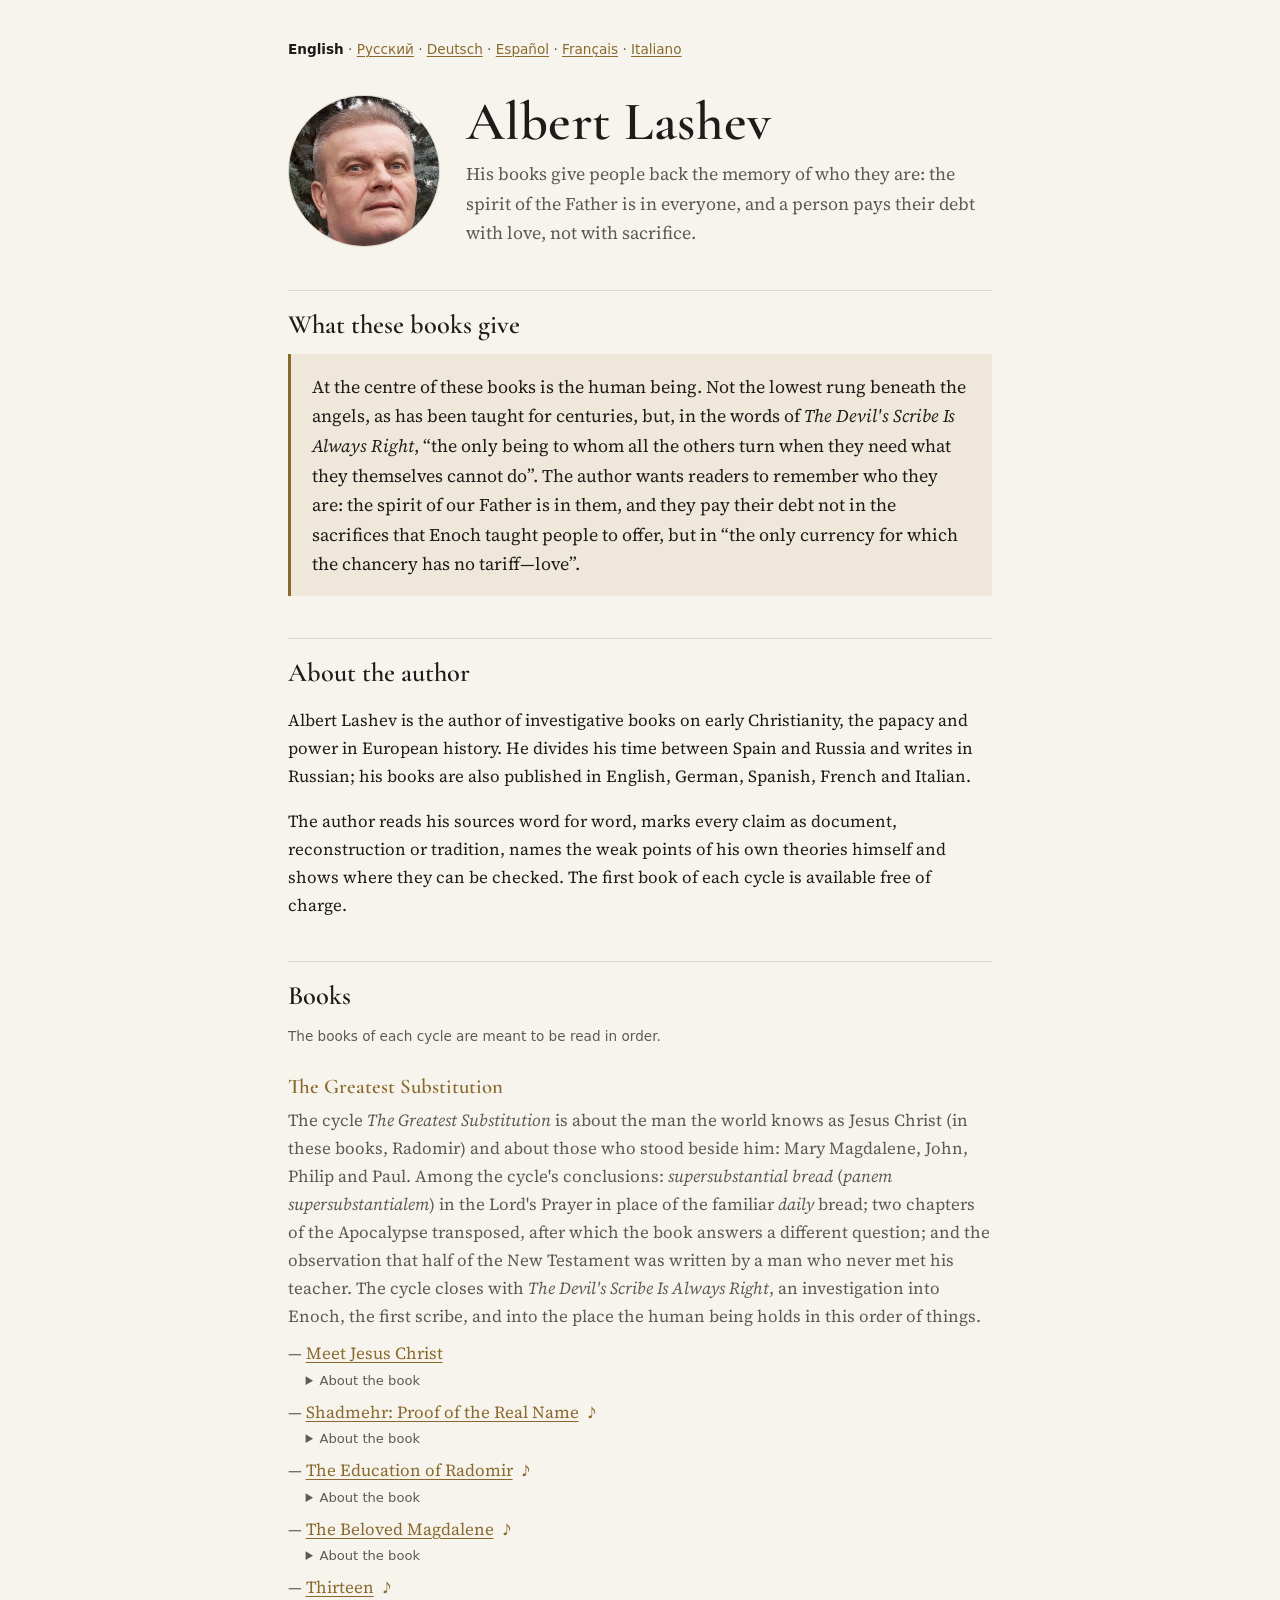
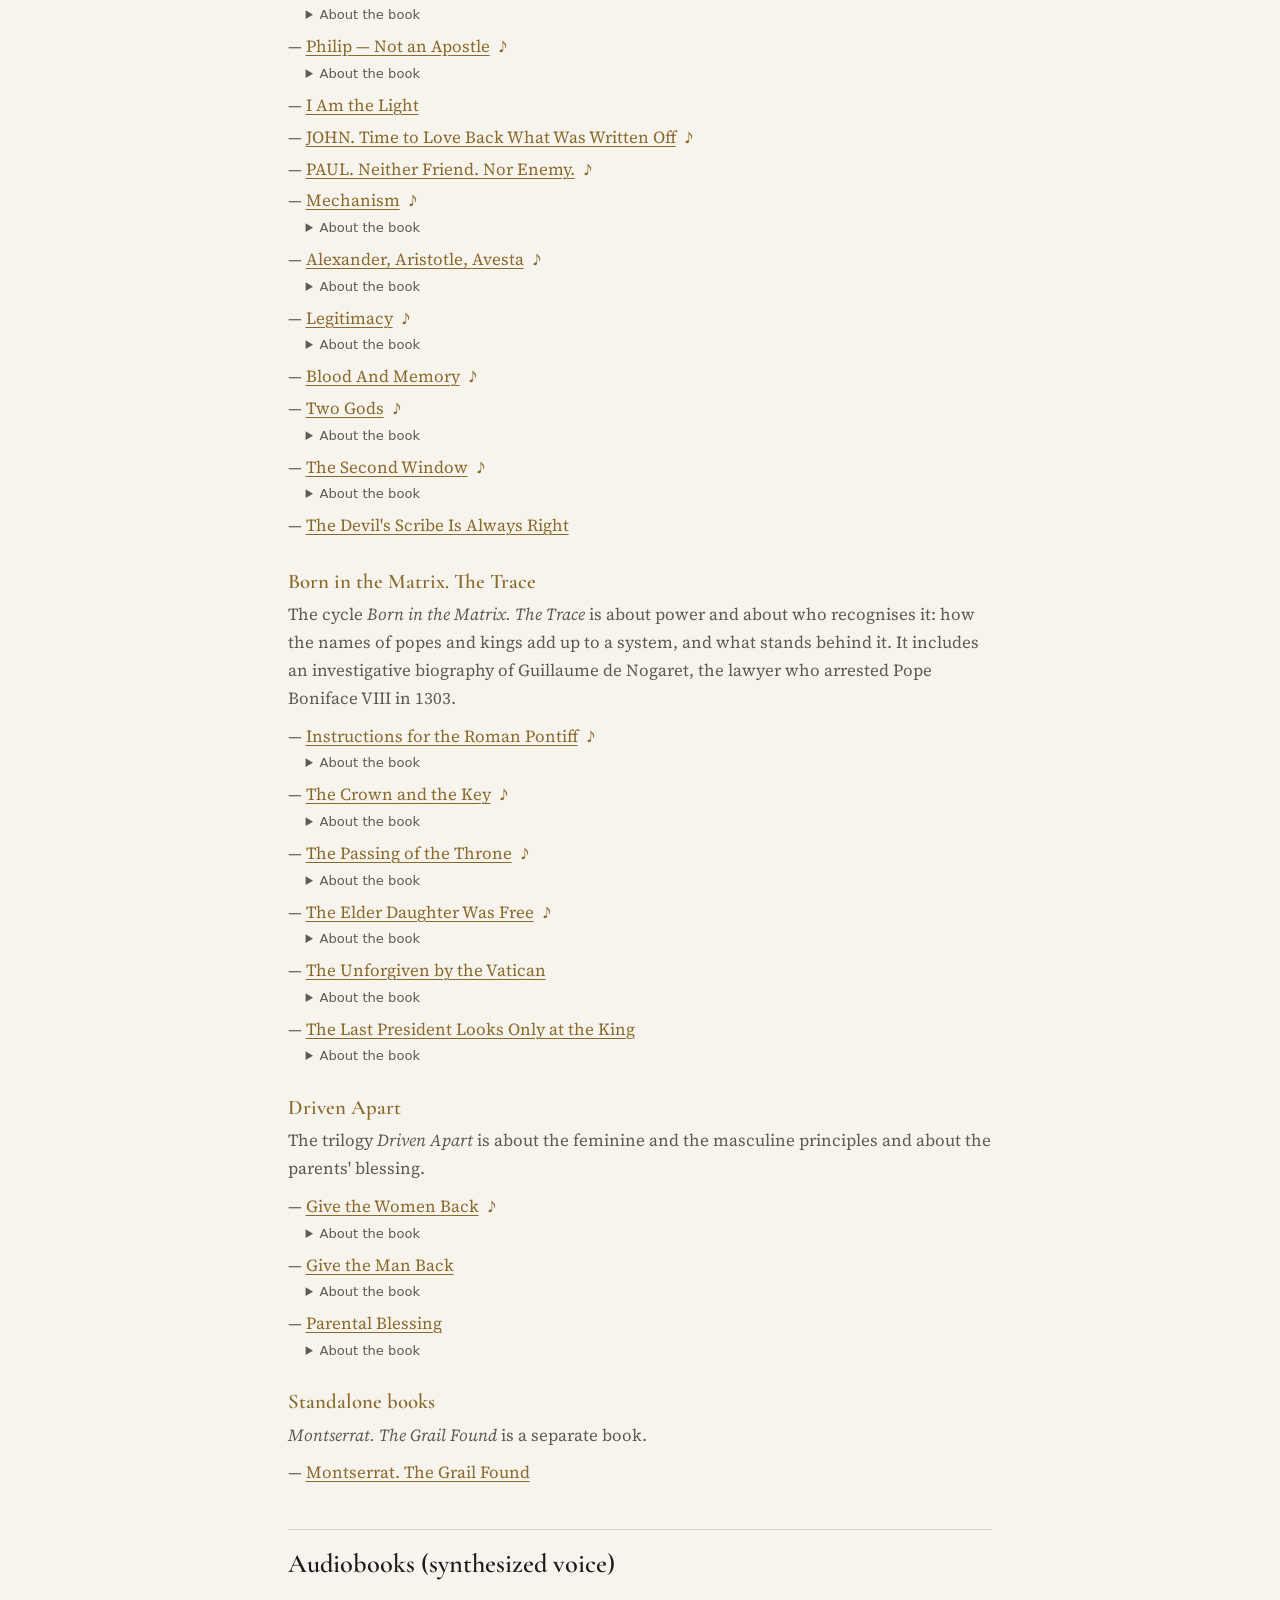
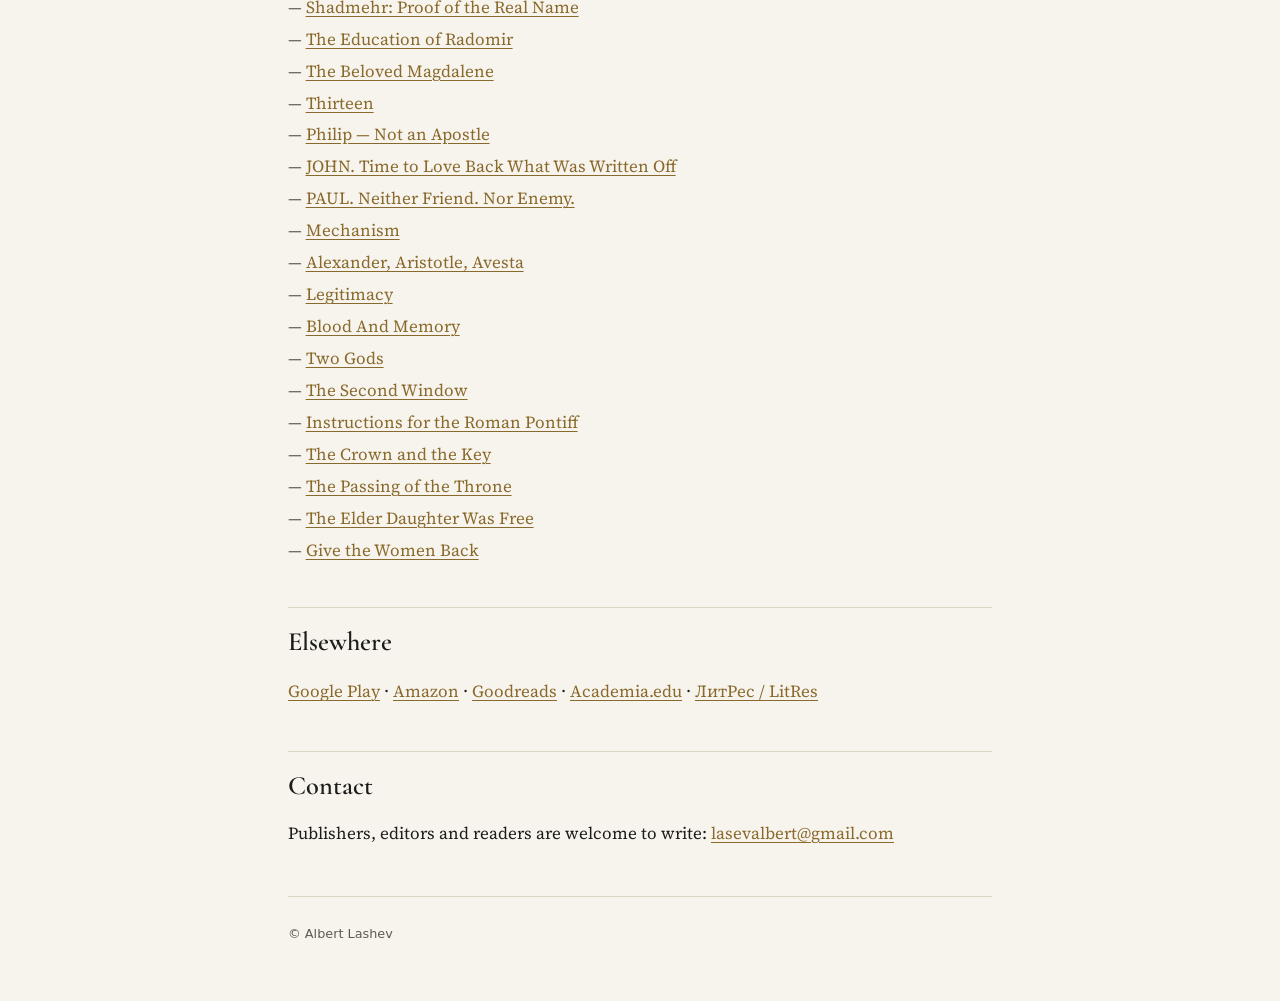
<file: docs/index.html>
<!doctype html><html lang="en"><head><meta charset="utf-8"><meta name="viewport" content="width=device-width,initial-scale=1">
<title>Albert Lashev</title><meta name="description" content="Albert Lashev is the author of investigative books on early Christianity, the papacy and power in European history. His books give people back the memory of who they are: the spirit of the Father is in everyone, and a person pays their debt with love, not with sacrifice. He divides his time between Spain and Russia and writes in Russian; his books are also published in English, German, Spanish, French and Italian. Every claim in them is marked as document, reconstruction or tradition."><link rel="alternate" hreflang="en" href="https://gottlieb-1.github.io/Gottlieb-1/"><link rel="alternate" hreflang="ru" href="https://gottlieb-1.github.io/Gottlieb-1/ru/"><link rel="alternate" hreflang="de" href="https://gottlieb-1.github.io/Gottlieb-1/de/"><link rel="alternate" hreflang="es" href="https://gottlieb-1.github.io/Gottlieb-1/es/"><link rel="alternate" hreflang="fr" href="https://gottlieb-1.github.io/Gottlieb-1/fr/"><link rel="alternate" hreflang="it" href="https://gottlieb-1.github.io/Gottlieb-1/it/"><link rel="alternate" hreflang="x-default" href="https://gottlieb-1.github.io/Gottlieb-1/"><link rel="canonical" href="https://gottlieb-1.github.io/Gottlieb-1/">
<link rel="preconnect" href="https://fonts.googleapis.com"><link href="https://fonts.googleapis.com/css2?family=Cormorant+Garamond:wght@500;600&family=Source+Serif+4:opsz,wght@8..60,400;8..60,600&display=swap" rel="stylesheet">
<meta property="og:type" content="profile"><meta property="og:title" content="Albert Lashev"><meta property="og:description" content="Albert Lashev is the author of investigative books on early Christianity, the papacy and power in European history. His books give people back the memory of who they are: the spirit of the Father is in everyone, and a person pays their debt with love, not with sacrifice. He divides his time between Spain and Russia and writes in Russian; his books are also published in English, German, Spanish, French and Italian. Every claim in them is marked as document, reconstruction or tradition."><meta property="og:url" content="https://gottlieb-1.github.io/Gottlieb-1/"><meta property="og:image" content="https://gottlieb-1.github.io/Gottlieb-1/og.jpg"><meta property="og:image:width" content="1200"><meta property="og:image:height" content="630"><meta property="og:image:alt" content="Albert Lashev"><meta name="twitter:card" content="summary_large_image">
<link rel="stylesheet" href="./style.css">
<script type="application/ld+json">{"@context": "https://schema.org", "@type": "Person", "name": "Albert Lashev", "alternateName": ["Альберт Лашёв", "Альберт Лашев", "Albert Lachev"], "description": "Albert Lashev is the author of investigative books on early Christianity, the papacy and power in European history. His books give people back the memory of who they are: the spirit of the Father is in everyone, and a person pays their debt with love, not with sacrifice. He divides his time between Spain and Russia and writes in Russian; his books are also published in English, German, Spanish, French and Italian. Every claim in them is marked as document, reconstruction or tradition.", "url": "https://gottlieb-1.github.io/Gottlieb-1/", "image": "https://gottlieb-1.github.io/Gottlieb-1/author.jpg", "jobTitle": "Author", "knowsLanguage": ["ru"], "sameAs": ["https://play.google.com/store/books/author?id=Albert+Lashev", "https://www.amazon.com/stores/Albert-Lashev/author/B0H4CRBH9K", "https://www.goodreads.com/author/show/70318898.Albert_Lashev", "https://independent.academia.edu/AlbertLashev", "https://www.litres.ru/author/albert-lashev/", "https://play.google.com/store/books/author?id=Альберт+Лашёв"]}</script></head>
<body><header><nav class="langs"><b>English</b> · <a href="./ru/" hreflang="ru">Русский</a> · <a href="./de/" hreflang="de">Deutsch</a> · <a href="./es/" hreflang="es">Español</a> · <a href="./fr/" hreflang="fr">Français</a> · <a href="./it/" hreflang="it">Italiano</a></nav><div class="hero"><picture><source srcset="./author.webp" type="image/webp"><img class="portrait" src="./author.jpg" width="480" height="480" alt="Albert Lashev"></picture><div><h1>Albert Lashev</h1><p class="tag">His books give people back the memory of who they are: the spirit of the Father is in everyone, and a person pays their debt with love, not with sacrifice.</p></div></div></header>
<main>
<section><h2>What these books give</h2><blockquote>At the centre of these books is the human being. Not the lowest rung beneath the angels, as has been taught for centuries, but, in the words of <em>The Devil's Scribe Is Always Right</em>, “the only being to whom all the others turn when they need what they themselves cannot do”. The author wants readers to remember who they are: the spirit of our Father is in them, and they pay their debt not in the sacrifices that Enoch taught people to offer, but in “the only currency for which the chancery has no tariff—love”.</blockquote></section>
<section><h2>About the author</h2><p>Albert Lashev is the author of investigative books on early Christianity, the papacy and power in European history. He divides his time between Spain and Russia and writes in Russian; his books are also published in English, German, Spanish, French and Italian.</p><p>The author reads his sources word for word, marks every claim as document, reconstruction or tradition, names the weak points of his own theories himself and shows where they can be checked. The first book of each cycle is available free of charge.</p></section>
<section><h2>Books</h2><p class="note">The books of each cycle are meant to be read in order.</p><section class="cycle"><h3>The Greatest Substitution</h3><p class="lead">The cycle <em>The Greatest Substitution</em> is about the man the world knows as Jesus Christ (in these books, Radomir) and about those who stood beside him: Mary Magdalene, John, Philip and Paul. Among the cycle's conclusions: <em>supersubstantial bread</em> (<em>panem supersubstantialem</em>) in the Lord's Prayer in place of the familiar <em>daily</em> bread; two chapters of the Apocalypse transposed, after which the book answers a different question; and the observation that half of the New Testament was written by a man who never met his teacher. The cycle closes with <em>The Devil's Scribe Is Always Right</em>, an investigation into Enoch, the first scribe, and into the place the human being holds in this order of things.</p><ul class="books"><li><a href="https://play.google.com/store/books/details?id=B33jEQAAQBAJ">Meet Jesus Christ</a><details class="desc"><summary>About the book</summary><p>“This story does not begin in a manger in Bethlehem, but under the starry sky of Cappadocia. It does not continue on the roads of Galilee, but on the turbulent waters of the Bosphorus. And it does not end in Jerusalem, but at the heart of a future empire.”</p><p>This book is neither a theological treatise nor an atheist polemic. It is an investigation. It draws on 127 canonical and apocryphal texts, archaeological data, linguistic expertise and comparative religious studies — and reconstructs the true biography of a man whom the whole world knows, yet almost no one truly knows.</p><p>Christ was born not in Bethlehem but in Cappadocia. He preached not in Jerusalem but in Byzantium. He was not executed — he was rescued. And he died a very old man in Kashmir, where his tomb stands to this day.</p><p>The book goes through every stage: royal descent from the Ariobarzanid dynasty; years of learning among the “white priests” in Egypt; preaching on the shores of the Bosphorus; the trial, Pilate's conspiracy and a carefully planned staging of the execution. The Shroud is read not as a relic but as a protocol of material analysis: the fabric, the pollen, the isotope trail of the water this man drank. Mary Magdalene is not a disciple but a queen: his wife, the mother of his children, the flight to Gaul and the birth of the Merovingians.</p><p>And then — the operation that concealed all of it. Empress Helena gave the new religion its heart — Jerusalem. Eusebius of Caesarea gave it its mind and memory — canon and history. “Together they did not merely found a state Church. They accomplished the greatest substitution in history”. The second part of the book leads to Babylon — and to the question of why it was necessary to “move” Paradise.</p><p>“Christ” is a job description written by the victors. “Radomir” is the name given to him by his parents at the dawn of the spring equinox. The difference between them is the difference between a living human being and a theological construct.</p><p>“It is the story of how salvation can come not only through miracle but through reason, through ingenuity, and through people's readiness to help one another in defiance of circumstance.”</p><p>Meet Jesus Christ opens the cycle The Greatest Substitution; the books of the cycle are read in order. At the heart of these books is the human being: they give a person back the memory of who they are. The spirit of the Father is in everyone, and a person repays their debt with love, not with sacrifice.</p></details></li><li><a href="https://play.google.com/store/books/details?id=Vtv2EQAAQBAJ">Shadmehr: Proof of the Real Name</a> <a class="aud" href="https://play.google.com/store/audiobooks/details?id=AQAAAEAGtQL1FM" title="audio">♪</a><details class="desc"><summary>About the book</summary><p>“A name is the first thing a man receives and the last thing taken from him.”</p><p>Today two billion people pronounce a name that never existed. “Jesus Christ” is a Greek transliteration of a common Aramaic name and a ritual title, “the anointed one”. A job description. Not the name of a specific man from a specific lineage.</p><p>This book is neither theology nor a dispute about faith. “We are not looking for theological truth. Not for revelation. Not for faith.” The investigation looks for one word — the word by which a man was called who was born in the first century in Cappadocia, into a family of Iranian origin, at the Spring Equinox.</p><p>The answer is SHADMEHR, “the joy of Mithra”. SHAD — joy. MEHR — Mithra, the God of Light and Covenant: in the first century, for any educated inhabitant of Cappadocia, this word carried the name of the God. The town of SHADMEHR stands on the map of Iran today, in Razavi Khorasan Province, and living people bear the name. On another branch of the same language tree it sounds as RADOMIR. Not a borrowing — one name in two languages of one family, like the Russian mat’ and the English mother.</p><p>Then the investigation follows the chronology of destruction. Three traditions kept the true name — the Iranian, the Proto-Indo-European (in its Proto-Slavic form) and the Gnostic. Five blows fell on them, centuries apart: Eusebius’s canon in the fourth century, Persia’s conquest by the Arabs in the seventh, the displacement of the runic system of images in the tenth, Peter the Great’s civil script in the eighteenth, and the spelling reform of 1918, which merged МИР, peace, and МIР, the Universe, into one word. “Five events. Each with its own cause. Its own agents. Its own motives. No coordination.” Yet the cumulative effect is as though someone had been methodically removing everything that might help one question to be asked.</p><p>The system acted where it could: in texts. “But a root is not in a manuscript. A toponym is not in the canon. Pollen is not in a decree.” The book brings independent lines to one point: Strabo and the sanctuaries of Mithra in Cappadocia; the coins of the Ariobarzanids, carrying Iranian names right through the age of Hellenisation; the tombstone of Pantera of Sidon in the museum at Bad Kreuznach; the mother’s name, Maryam; and the physical data of the Shroud — pollen from the Bosphorus and from Cappadocia, silver of the Cappadocian-Byzantine mints, the isotopes of Bosphorus water.</p><p>The method is named directly: every assertion has a status — proven, reconstruction, observation, tradition. That the name SHADMEHR was natural to the Cappadocian aristocracy of the first century — proven. That this particular man bore it — a reconstruction, and the book says so. “The investigation gains nothing by passing off the probable as the proven. It gains by telling them apart.”</p><p>Every step can be checked independently: a dictionary of Proto-Indo-European roots, a museum catalogue, a map of Iran, the text of Strabo. “Do not agree in advance. Verify.”</p><p>“Take away the name — and an office remains. Give the name back — and the man returns.”</p><p>This book belongs to the cycle The Greatest Substitution; the books of the cycle are read in order. At the heart of these books is the human being: they give a person back the memory of who they are. The spirit of the Father is in everyone, and a person repays their debt with love, not with sacrifice.</p></details></li><li><a href="https://play.google.com/store/books/details?id=sMX0EQAAQBAJ">The Education of Radomir</a> <a class="aud" href="https://play.google.com/store/audiobooks/details?id=AQAAAEAGNVt1TM" title="audio">♪</a><details class="desc"><summary>About the book</summary><p>“The question worth asking is simple: why is an educated child a heresy?”</p><p>The official Gospels describe an adult man: thirty years old, the Jordan, the ministry begins. What came before is more than twenty years of silence. Childhood removed. Education removed. The Infancy Gospel of Thomas, with its educated boy, was declared heretical by Irenaeus of Lyon in 180 CE. “Because an educated child prompts the next question — where did he study?”</p><p>This book answers it.</p><p>The investigation begins with what cannot be removed. In a museum in the German town of Bad Kreuznach stands a gravestone: Tiberius Julius Abdes Pantera, archer from Sidon, first century. Three independent traditions, hostile to one another — Roman, Jewish and Arabic — preserved the same name for the father. Not Joseph. Pantera. Rule One of the book: “A Hostile Witness Is Worth More Than a Friendly One”. The Babylonian Talmud and the pagan philosopher Celsus wished to discredit this man — and both preserved Egypt.</p><p>Egypt was no chance refuge. Herod was hunting the newborn heir of the Ariobarzanid line, and the family — Maryam, the steward Joseph and the infant — settled in the Egyptian Babylon, on the Nile, where the church of Abu Serga stands above an ancient crypt. Eight kilometers from Heliopolis, where, according to Strabo, Plato studied for thirteen years. “Plato arrived in Heliopolis already a formed philosopher and received a course of study. Radomir arrived at four. He did not receive a course; he received an upbringing.”</p><p>The book reconstructs the program of the priestly school, designed for twenty years: the forty-two books of Hermes Trismegistus described by Clement of Alexandria, medicine, the astronomy of cycles, the teaching of the First Principle — Ra-Atum, who in John becomes the Logos: “In the beginning was the Word.” And the first lesson, before astronomy and medicine, the Instructions of Ptahhotep: “Do not be arrogant because of your knowledge”.</p><p>Hence what would later be called miracles. King Abgar wrote to him: “I have heard that you heal without medicines or herbs.” Hence the parable in which the fisherman hears about fish and the philosopher hears about Logos. “It was not charisma. It was education.”</p><p>Then Caesarea of Cappadocia: the return not of a traveler but of an heir. And a team assembled before Byzantium: Peter and Andrew, the sons of Zebedee, Matthew the tax collector, Simon the Zealot, Philip, Nathanael. Abgar offered him a city and asylum — he declined: “everything for which I was sent must be accomplished here.”</p><p>The epilogue names what he said in Byzantium: “The First Principle is accessible to every person directly — without intermediary, without temple, without payment.” And the logion of Thomas: “The Kingdom is within you and outside you.”</p><p>The book honestly separates physical evidence, documented testimony and reconstruction — and asks only one thing: “read to the end before objecting”.</p><p>“There was a man. With a specific name. A specific origin. A specific education.”</p><p>This book belongs to the cycle The Greatest Substitution; the books of the cycle are read in order. At the heart of these books is the human being: they give a person back the memory of who they are. The spirit of the Father is in everyone, and a person repays their debt with love, not with sacrifice.</p></details></li><li><a href="https://play.google.com/store/books/details?id=xsj0EQAAQBAJ">The Beloved Magdalene</a> <a class="aud" href="https://play.google.com/store/audiobooks/details?id=AQAAAEAGdWY1cM" title="audio">♪</a><details class="desc"><summary>About the book</summary><p>“Ask anyone on the street who Mary Magdalene was, and the answer comes quickly: a sinner, a prostitute, a repentant woman weeping at the feet of Christ.”</p><p>This image has a starting point. In the autumn of 591, Pope Gregory the First, in a single homily, fused three different women of the Gospels into one harlot. Three hundred years earlier, Hippolytus of Rome had called her Apostola Apostolorum — the Apostle to the Apostles. “This was not interpretation. It was substitution.” In 1969 Rome, with a quiet correction in the liturgical calendar, removed her identification with the sinner. Without explanation. “A half-restoration, sufficient to acknowledge an error, insufficient to reveal the truth.”</p><p>The investigation restores what came before Gregory — clue by clue.</p><p>Her name is not a toponym but a title. Migdal means tower. Radomir named his people by their function: Cephas — the Rock, Boanerges — the Sons of Thunder. In this sequence the tower is the final guardian, “the one who carries the archive when all else falls”. Papyrus 66, the earliest surviving complete manuscript of the Gospel of John, preserves traces of edits to her role as early as the turn of the second and third centuries. “This is not theory. It is palaeography”.</p><p>Her position. Luke names her first, before Joanna, the wife of the manager of Herod's household; the women of the circle provided for the mission “out of their means”. The anointing oil cost about three hundred denarii a pound — only wealthy citizens could buy it. Magdalene was wealthy: she came from a great lineage of priests of southern France. The anointing was not a gesture of tenderness but “an act of priestly power”. And the “seven demons” are “the formula for completing an initiation, not a medical diagnosis”.</p><p>Her speech is the language of an initiate. In the Gospel of Mary the soul ascends through the Powers, the last of which takes seven forms: the seven Powers of Wrath. In the Pistis Sophia, of one hundred and fifteen key questions, sixty-seven are asked by her and seven by Peter. Radomir tells her: “Mary, you are she who will be the inheritor of all the Kingdom of the Light.” “Inheritor — not disciple, not follower.”</p><p>“He: the male branch, Cappadocia, Heliopolis. She: the female branch, Provence, Anahita.” “Their union was not a romantic story” — it was the joining of two priestly lines of one ancient tradition.</p><p>Provence. A boat without oars or sails, a landing at the mouth of the Rhône — “not a group of refugees”. The cave of Sainte-Baume was a place of veneration before her, and the moment you enter, you see that “this is not a cell. It is a hall”. She spent thirty years there, and the book shows that “those thirty years were ministry, not penitence”. Then the interception: in 1279, thirty-five years after Montségur, Charles II of Anjou “discovered” the relics, and in 1295 they were handed to the Dominicans. DNA technology has existed for decades — and there is no published test of the Saint-Maximin bones. “There is no headline. No test. Silence.”</p><p>Then the book goes where the documents end, and says so plainly: the tombs of the mother, Maryam, and the pattern of their concealment; the parting — “we will meet again”; the children, David and Sophia. “North and south. Sword and wisdom. King and priestess.” “This book does not claim to know the truth. It claims to know the best available reconstruction.”</p><p>“A priestess. A Tower. An heir.” “A fortress can be burned. What is already inside cannot.”</p><p>This book belongs to the cycle The Greatest Substitution; the books of the cycle are read in order. At the heart of these books is the human being: they give a person back the memory of who they are. The spirit of the Father is in everyone, and a person repays their debt with love, not with sacrifice.</p></details></li><li><a href="https://play.google.com/store/books/details?id=llcAEgAAQBAJ">Thirteen</a> <a class="aud" href="https://play.google.com/store/audiobooks/details?id=AQAAAEAGtRL1BM" title="audio">♪</a><details class="desc"><summary>About the book</summary><p>“While the entire Christian world looked toward Jerusalem, the tomb stood quietly in Kashmir and waited.”</p><p>In the Khaniyar quarter of old Srinagar stands Roza Bal. The name of the man buried there is Yuz Asaf, the leader of the healed. The tomb is first mentioned in 112 CE. The inner sarcophagus lies on an east-west axis — the common Indo-European rite; over it lies a tombstone oriented north-south. “Someone deliberately concealed the original rite beneath a Muslim one.” Beside the grave are stone footprints with marks; the custodians themselves call them the marks of the nails. “There is no history of crucifixion in Kashmir.”</p><p>The book poses the question it must close before anything else: “Is this the same man?” And it answers not with faith but by comparison. The three-dimensional reconstruction from the Shroud: a height between 175 and 182 centimeters, broad shoulders, an Iranian-Anatolian facial type — the same as on the coins of the Ariobarzanids. Five descriptions from different eras, whose authors had no knowledge of one another. In Kashmir the dead were cremated, yet this man was buried — as an enlightened one or as a foreigner. At Lake Manasarovar, when King Shalivahana asks who he is, he answers: Son of God. And adds: “My work among foreigners is complete.” The book notes at once that the manuscripts of this text are late and takes it as evidence of a living tradition. “Not the words of a tired wanderer. The language of a report.” “Seven parameters. No contradictions.”</p><p>The second part is about the number. “Twelve is the official version”. “But behind each of these instances of twelve stands a removed thirteenth”. The thirteenth constellation, Ophiuchus, was set outside the zodiac. The thirteenth month vanished from the count of the year. Magdalene stands not in the list of apostles but above it. In the Gospel of Judas, Radomir tells him: “you will become the thirteenth”. At the Last Supper he says: “What you are going to do, do quickly.” The book reads this as an assignment, not a betrayal. “He did not betray. He executed.”</p><p>The texts are evidence too. Matthew writes like an accountant, Mark in the language of a military dispatch, Luke as a man of external relations, John as the keeper of the deepest knowledge. What entered the canon were instruments of power; what was excluded was testimony. In 1945 a jar of leather-bound codices was found at Nag Hammadi in Egypt. There are thirteen of them. “Pollen does not lie. Neither do texts.”</p><p>“Radomir was not gathering disciples. He was appointing officers.” The paths of the apostles radiate from a single point — from Byzantium, not from Jerusalem. And the last line leads to first-century Kashmir: around 100 CE Kanishka's Buddhist council met at Harwan, and his coins show Mithras beside the Buddha. Mahayana teaches that the nature of the Buddha is within each person; Radomir taught that the Kingdom of God is within you. “One proposition, spoken in two languages, in one city, at one moment in time.”</p><p>“This book does not argue for the truth of any religion. It shows that one story was rewritten.” “This is not faith. These are physical facts. They can be checked.”</p><p>This book belongs to the cycle The Greatest Substitution; the books of the cycle are read in order. At the heart of these books is the human being: they give a person back the memory of who they are. The spirit of the Father is in everyone, and a person repays their debt with love, not with sacrifice.</p></details></li><li><a href="https://play.google.com/store/books/details?id=zcP0EQAAQBAJ">Philip — Not an Apostle</a> <a class="aud" href="https://play.google.com/store/audiobooks/details?id=AQAAAEAGtUf1UM" title="audio">♪</a><details class="desc"><summary>About the book</summary><p>“This book is about a man who is not there.”</p><p>Not one line in his own hand survives. No confession of faith. No tomb. In three of the four Gospels he is a line in a list. “And upon this man, who left nothing behind, history hung more than upon any of his companions: two different gospels under his name, a legendary Acts, a cult, a tomb, another man's daughters, and another man's death.”</p><p>“Little from him — much under his name.” That is the book's first question; the last concerns the machine that produces such asymmetries.</p><p>In John, Philip is alive. He is not called — he is found: the only one of the Twelve whom Radomir sought out himself and took with two words, “Follow me”. “That is not how you talk a stranger round. That is how you collect the man you came for.” Bethsaida was no fishing village but the polis of Julias, named from the house of Caesar: so say the coin, Pliny and Josephus. His name, “lover of horses”, the royal name of Macedon, Radomir did not change: it already carried what was needed. Both his lines rest on one Greek word, “enough”: two hundred denarii would not be enough; and in the upper room, “Lord, show us the Father, and it is enough for us”. A pragmatist. A doorkeeper. A translator between worlds.</p><p>What was done to him — by the documents. He was merged with Philip the deacon, and the editing flowed one way: from deacon to Apostle. Another man's daughters, another man's tomb at Hierapolis, another man's death were stitched onto him. Eusebius printed incompatible versions of the daughters in neighbouring chapters — “a seam within a single binding”. By the 370s two different gospels circulated under his name. A whole nest was cut from the common memory: Nathanael, Cana, the wedding. A second-century testimony says he was no martyr.</p><p>Why — the book lays a stone and a list side by side. The Temple barrier slab threatens death to a foreigner stepping towards the sanctuary. Among the Twelve, at the very entrance, stand two men with Greek names. “The wall that executes the foreigner — and a staff that holds the door open for him.” Philip alone makes no confession of faith. “There was nothing to erase — he did not confess, he served.” He asks to be shown the Father and hears: “Whoever has seen me has seen the Father”. For the book he is a man of the old faith: in the inner circle, a living refutation of the founding myth. “Such a man is not refuted. Such a man is erased”.</p><p>The Hellenes came to him: “he does not read them the terms, does not check them for purity, does not take a payment”. “He opened, passed them on, and stepped aside.” Hence the reader's criterion: “the one who opens and steps aside is a guardian; the one who plants himself in the doorway and takes is a collector. A guardian serves the passage. A collector feeds on the passage.” The machine that works by the name erases guardians and hangs their names on the door where the till stands. The book invents no conspiracy: “A vector with no headquarters. A current with no pump.”</p><p>The investigation finds “a guardian of the old world, posted at the door through which the message entered the world of the many”. He held it open and “departed without leaving a door to himself”. The book restores not his biography — no one wrote it down — but his office. “As long as the word guardian is remembered at the door, the till in the doorway stands there unlawfully.”</p><p>“The next time you stand before someone's door to the truth — to any truth: to knowledge, to faith, to your own soul — watch what the doorkeeper does. Does he step aside — or does he present the bill?”</p><p>This book belongs to the cycle The Greatest Substitution; the books of the cycle are read in order. At the heart of these books is the human being: they give a person back the memory of who they are. The spirit of the Father is in everyone, and a person repays their debt with love, not with sacrifice.</p></details></li><li><a href="https://play.google.com/store/books/details?id=hJ_kEQAAQBAJ">I Am the Light</a></li><li><a href="https://play.google.com/store/books/details?id=oVUAEgAAQBAJ">JOHN. Time to Love Back What Was Written Off</a> <a class="aud" href="https://play.google.com/store/audiobooks/details?id=AQAAAEAGdQ41GM" title="audio">♪</a></li><li><a href="https://play.google.com/store/books/details?id=lpYHEgAAQBAJ">PAUL. Neither Friend. Nor Enemy.</a> <a class="aud" href="https://play.google.com/store/audiobooks/details?id=AQAAAEAGZU4lWM" title="audio">♪</a></li><li><a href="https://play.google.com/store/books/details?id=-lcAEgAAQBAJ">Mechanism</a> <a class="aud" href="https://play.google.com/store/audiobooks/details?id=AQAAAEAGNRt1DM" title="audio">♪</a><details class="desc"><summary>About the book</summary><p>“Every crime has a weapon, a place, a time, and executors.”</p><p>“This is not a theological dispute — it is forensic investigation.” The question of this book is not who was substituted, but how. What instruments, what people, what sequence of actions held the substitution in place for seventeen centuries.</p><p>The weapon is one word. The Greek σταυρός is translated as “cross” in every Bible and in every catechism. But an ordinary dictionary — Liddell &amp; Scott, Thayer’s Greek Lexicon — says something else: an upright post, a stake, a pile. In Thucydides and Xenophon these are stakes and piles. In Josephus Flavius, posts of execution. Forensic expert Frederick Zugibe established that the angle of blood flow on the Shroud corresponds to vertically raised arms. N. A. Morozov, in his seven-volume work “Christ”, wrote “posting” instead of “crucifixion”. “Post — not cross. Place — not Jerusalem.”</p><p>The place is a hill with a view of the harbor. Golgotha comes from the Aramaic Gulgoleth, “skull”. Xerolofos, the second hill of Constantinople, is literally “the dry hill”, the bare hill. One name in two languages. In early texts, ships in the harbor could be seen from the height of the instrument of execution. From Jerusalem to the nearest sea is about seventy kilometers. Directly beneath Xerolofos lies the Golden Horn bay.</p><p>On this hill Constantine erected his column. Its foundation is nearly four times wider than the column itself. Sealed into the base: the Palladium, the Axe of Noah, the alabaster vessel of Mary Magdalene, “particles of the True Cross”. The book reads this list not as a catalog of relics, but as the protocol of a ritual consecration of a place. Constantine sealed memory in stone. He thought he was burying it. It turned out he preserved it.</p><p>The executors are five. Constantine, the client. Eusebius of Caesarea, the ideological architect. Macarius, the director on the ground: he chose where to dig, and he determined which cross was the true one. Helena, the public face: while she was “discovering” holy sites in Jerusalem, Constantine was building the column in Constantinople. Judas Cyriacus, the prop of legitimization. All five were canonized. “The Jerusalem find was the alibi for the Constantinople wood.”</p><p>A separate chapter tells what the operation did not manage to stop. In October, a year before the stauros, the last ship of the season carried the pregnant Magdalene and her elder son David away from Constantinople. The mouth of the Rhône, a helmsman with a pole, the cave of Sainte-Baume. Her daughter Sophia was born on the new land.</p><p>“Helena could create a narrative. But she could not override the physical evidence.” Pollen on the cloth, the isotopic trace of the water, the geometry of the foundation, the name of the hill: this evidence cannot be edited by decree. “The mass spectrometer has not read Eusebius.”</p><p>Voltaire wrote that history is a lie on which everyone has agreed. The book answers: “Not everyone.”</p><p>This book belongs to the cycle The Greatest Substitution; the books of the cycle are read in order. At the heart of these books is the human being: they give a person back the memory of who they are. The spirit of the Father is in everyone, and a person repays their debt with love, not with sacrifice.</p></details></li><li><a href="https://play.google.com/store/books/details?id=EdXiEQAAQBAJ">Alexander, Aristotle, Avesta</a> <a class="aud" href="https://play.google.com/store/audiobooks/details?id=AQAAAEAG5WmlfM" title="audio">♪</a><details class="desc"><summary>About the book</summary><p>“Why did the man who razed Thebes to the ground leave no garrison in Cappadocia?”</p><p>334 BC. Alexander of Macedon crosses the Hellespont with a debt of 1,300 talents. Not a single creditor is named in the sources. At Thebes, 30,000 people are sold into slavery. Everywhere the same pattern—Lydia, Phrygia, Cilicia: a Macedonian strategos and a garrison. In March 333 BC he enters Mazaka, the capital of Cappadocia, leaves a local man, Sabiktas, in charge—and departs without a garrison. The only time in the entire campaign.</p><p>This book is the investigation of one anomaly. It divides its own material into three tiers: facts, circumstantial evidence, the author’s reconstruction.</p><p>The facts. In Cappadocia, Strabo describes fire temples where “the Magi keep the fire eternally burning”. By its Old Iranian etymology, the name Mazaka most likely means the City of the Wise Lord. The dynasty Alexander spared was of one blood with the Ariobarzanids.</p><p>Aristotle educated Alexander from the age of thirteen. According to Mary Boyce, he held Zoroaster and the ancient order of the Magi in high esteem. Yet his own “Politics” states: “The barbarian and the slave are by nature one and the same.” The Avesta said the opposite: “One path—the path of Truth. All others are not paths.” The First Principle is accessible to every person without an intermediary. “Two texts. Two systems. They cannot coexist.”</p><p>The Avesta is not a prayer book but an archive. Astronomy, medicine, the history of cycles—and a schedule. The Zoroastrian tradition awaits three Saoshyants. N. A. Morozov, the astronomer Michael Molnar and the author of the cycle—three methods, different centuries—arrive at one date: March 20, 6 BC. On that day the Moon passed before Jupiter in the constellation of Aries.</p><p>The reconstruction: the Magi of Mazaka showed Alexander the calculation. After Cappadocia, the line of his actions bends. After Issus, the family of Darius are not hostages. At Susa, ninety officers marry Persian women. At Opis he tells the army: “I regard all men as my people.”</p><p>Then: who wrote it all down. The daily journal of the campaign went to Ptolemy. Arrian, himself governor of Cappadocia, devoted one line to March 333. The only source contemporary with the events—the Babylonian Astronomical Diary from the temple of Marduk—contradicts Arrian. Three hundred tablets lie untranslated in the British Museum.</p><p>The death of Alexander leaves three unexplained facts: there is no will, the body has never been found, and in the East a state arises under Menander I Soter, the Savior—a ruler of unknown origins.</p><p>The book does not hide the limits of what is known: “What exactly happened in the fire temple of Mazaka—the sources are silent.” And it adds: “But we know the result.”</p><p>“He was not a prophet. He was an intelligent man who received knowledge—and used it in the only way available to him. He left. And let the fires keep burning.”</p><p>This book belongs to the cycle The Greatest Substitution; the books of the cycle are read in order. At the heart of these books is the human being: they give a person back the memory of who they are. The spirit of the Father is in everyone, and a person repays their debt with love, not with sacrifice.</p></details></li><li><a href="https://play.google.com/store/books/details?id=Vcr0EQAAQBAJ">Legitimacy</a> <a class="aud" href="https://play.google.com/store/audiobooks/details?id=AQAAAEAGtXz1aM" title="audio">♪</a><details class="desc"><summary>About the book</summary><p>The question of this book: “how was the substitution maintained for seventeen centuries? Through what mechanism? Who built it, who serviced it, who paid for it?”</p><p>“The answer lies in the history of power. Not religion. Power.”</p><p>The book is written as an investigation. Every claim rests on sources. Every interpretation is kept apart from fact: the reader always knows what has been proven and what is the author’s reconstruction.</p><p>First, the man behind the project. Constantine: the son of an army officer and of Helena, about whom the sources disagree — wife or concubine. In 305 he is passed over. In 306 the troops at York proclaim him augustus — and he claims that the army “forced him”. Sol Invictus on his coins until 325. The execution of his son Crispus, then of his wife Fausta. Baptism only on his deathbed.</p><p>Then, the man who wrote the history. Eusebius of Caesarea had been excommunicated at the Synod of Antioch for his Arian sympathies. He came to Nicaea, signed a creed that condemned his own position — and became the chief historian of the winning side. He also took part in the blackening of Licinius, the co-ruler whom Constantine promised to spare and had hanged the following year.</p><p>Nicaea, 325. The council meets in the emperor’s summer palace. Constantine pays for the travel and accommodation of all participants. Only two of the 318 refuse to sign the final document. In 331 Constantine commissions Eusebius to produce fifty copies of the Scriptures. Before that, no single text called “the Bible” existed. Afterwards, everything that did not make it into those fifty copies became less authoritative. Not forbidden — simply unofficial. “We read a Bible compiled by a man who had been excommunicated for heresy.” After Nicaea, heresy becomes a state crime for the first time, and “whoever controls the definition of heresy controls everything”.</p><p>Within twenty years — a single hierarchy from Britain to Mesopotamia. The Church of the Holy Sepulchre gives the system a physical place. “Three elements. Three instruments. One system.”</p><p>The book then shows the scheme repeating. Charlemagne: illegitimate, the counselor Alcuin, a crown on Christmas Day 800. The “Donation of Constantine”: a forged document by which real lands changed hands. The Templars: creditors to kings, arrested simultaneously across France in 1307. “Every time: a wound. A narrative. A system. Every time: the public beneficiary dies. The institution remains.”</p><p>And at the end, what this mechanism was guarding. Before Nicaea, different communities read different gospels: of Thomas, of Mary, of Philip. In them is a different Christ. “A man who teaches. Who speaks in riddles. Who has disciples of both sexes. Who demands not death, not sacrifice — but understanding.”</p><p>“The mechanism described here belongs to no single era. It reproduces itself. That is what makes history not merely an archive of the past, but an instruction manual for the present.”</p><p>This book belongs to the cycle The Greatest Substitution; the books of the cycle are read in order. At the heart of these books is the human being: they give a person back the memory of who they are. The spirit of the Father is in everyone, and a person repays their debt with love, not with sacrifice.</p></details></li><li><a href="https://play.google.com/store/books/details?id=JVgAEgAAQBAJ">Blood And Memory</a> <a class="aud" href="https://play.google.com/store/audiobooks/details?id=AQAAAEAGtVL1RM" title="audio">♪</a></li><li><a href="https://play.google.com/store/books/details?id=aVgAEgAAQBAJ">Two Gods</a> <a class="aud" href="https://play.google.com/store/audiobooks/details?id=AQAAAEAGNXp1bM" title="audio">♪</a><details class="desc"><summary>About the book</summary><p>“You pray every day.”</p><p>Morning and evening, in moments of difficulty. Lord, have mercy. Lord, help me. “Are you certain you know to whom?”</p><p>This book is an investigation of the most open source there is: the Bible, read without theological filters, simply as a text. The clues remain in the very book the Church declared sacred. No one simply asked you to read it carefully.</p><p>Psalm 82: “God stands in the divine assembly; He renders judgment among the gods.” There is a supreme God — and there are gods whom He judges. One of them is Yahweh. “And he is not the supreme. He is accountable.”</p><p>The first two chapters of Genesis describe two different beings. In the first there is only Elohim, thirty-five times. He speaks, and reality arises: “bara”, creation from nothing. In the second it is Yahweh Elohim. He molds a man from the dust — “yatsar” — plants a garden, walks in the cool of the day and calls out: “Adam, where are you?” One creates the universe by his word. The other does what he can — and we see the difference in the scale of the deeds of different gods. In Job 1:6-12 Satan comes to Yahweh with a report and receives a task. In the 4th century Eusebius declared Yahweh and Elohim to be one being. Whoever disagreed was a heretic.</p><p>Then the book follows the line of witnesses. John was the only one of the twelve who remained at the place of execution. The Interrogatio Iohannis is his conversation with the Teacher at the Last Supper. In the Apocalypse: bowls of wrath, sores, beasts. Here: a disciple resting on the teacher’s breast, a question and an answer. The scene that the Apocalypse encoded in the stars, the Interrogatio tells plainly: “a third of the angels of God”. The Cathars, the “good people”, carried this tradition to Montségur: on March 2, 1244, more than two hundred people walked out of the gates voluntarily, and not one recanted. The Inquisition searched for their treatise, the Liber de duobus principiis, for seven hundred years. In 1939 a Dominican monk found it — and published it.</p><p>“Radomir carried the teaching of Elohim — the universal Creator who required no sacrifice.”</p><p>This book belongs to the cycle The Greatest Substitution; the books of the cycle are read in order. At the heart of these books is the human being: they give a person back the memory of who they are. The spirit of the Father is in everyone, and a person repays their debt with love, not with sacrifice.</p></details></li><li><a href="https://play.google.com/store/books/details?id=1ob3EQAAQBAJ">The Second Window</a> <a class="aud" href="https://play.google.com/store/audiobooks/details?id=AQAAAEAGtWL1dM" title="audio">♪</a><details class="desc"><summary>About the book</summary><p>“When we say that the Logos was begotten without intercourse, was crucified, died and rose again, we put forward nothing new beyond what you say of the sons of Jupiter.”</p><p>This was not written by an opponent of Christianity. It was written by Justin Martyr, one of its first defenders, in an apology addressed to the Emperor Antoninus Pius. Dionysus, Heracles, Perseus: the resemblance he did not deny. He explained it through the devil, who had “anticipated” the truth. But Dionysus came first. By a thousand years. And in 186 BC, two hundred years before Radomir, the Roman Senate banned the Bacchanalia. Throughout Italy. Livy records that more than six thousand people were arrested and put to death. Direct transmission of a tradition without a state intermediary became a crime against the state.</p><p>This book looks not at one man but at the mechanics. Osiris, Zarathustra, Krishna, the Buddha, Radomir, Mani. Not at the content of their teachings, but at the point of the cycle at which each of them appeared, and at how the system reacted to him. The answer is always the same: the system “was fighting the mechanics — the tradition of direct knowledge, which made the system unnecessary”.</p><p>The book names the four steps by which the window was closed each time. Block direct transmission. Remove woman. Turn the cycle into catastrophe. Occupy the name — so that “a man seeking Radomir finds Christ”.</p><p>The Apocalypse is read anew. In Greek the word means not catastrophe but the drawing back of the veil. The number 144,000 is twelve times twelve times a thousand. The seven seals are the seven planetary spheres. “Radomir did not hand John a prophecy. He handed him a map”.</p><p>A separate chapter is about a word that has been mistranslated for two thousand years. John 14:16: allon paraklēton. The Church translated paraklētos as “Comforter” or “Holy Spirit”. But allon means “another of the same kind”. If another Paraclete is promised, then the first was he himself. Montanus and Mani called themselves the Paraclete. Both claims were closed — by heresy and by execution. The book leaves the question open: “We will not tell you. You will know him yourself.”</p><p>The first sign is named in Radomir’s own words: “nothing buried that will not be raised”. Nag Hammadi, 1945: a peasant broke a jar. Qumran, 1947: a shepherd threw a stone into a cave. The texts came out of the earth literally.</p><p>The last chapter is about those who are waking. About people who from childhood felt that the official versions did not match what they sensed within. For them the authentic text “reads not as new knowledge — but as recollection”.</p><p>“Do not take me at my word. Search yourself.”</p><p>“It is time to remember.”</p><p>This book belongs to the cycle The Greatest Substitution; the books of the cycle are read in order. At the heart of these books is the human being: they give a person back the memory of who they are. The spirit of the Father is in everyone, and a person repays their debt with love, not with sacrifice.</p></details></li><li><a href="https://play.google.com/store/books/details?id=cZEcEgAAQBAJ">The Devil's Scribe Is Always Right</a></li></ul></section><section class="cycle"><h3>Born in the Matrix. The Trace</h3><p class="lead">The cycle <em>Born in the Matrix. The Trace</em> is about power and about who recognises it: how the names of popes and kings add up to a system, and what stands behind it. It includes an investigative biography of Guillaume de Nogaret, the lawyer who arrested Pope Boniface VIII in 1303.</p><ul class="books"><li><a href="https://play.google.com/store/books/details?id=CuHsEQAAQBAJ">Instructions for the Roman Pontiff</a> <a class="aud" href="https://play.google.com/store/audiobooks/details?id=AQAAAEAGNXt1bM" title="audio">♪</a><details class="desc"><summary>About the book</summary><p>“The name of a pope is not a portrait of a man. It is a job description.”</p><p>The eighth of May, 2025. From the balcony above Saint Peter’s Square, the Cardinal Protodeacon pronounces the formula that has endured for fifteen hundred years: Habemus Papam. And then the words everyone heard and no one truly listened to: qui sibi nomen imposuit — who has imposed upon himself a name. “Imposed. Not chosen — elegit. Not assumed — assumpsit.” The machine itself, in its most ancient formula, speaks of the throne name with the verb of compulsion. “This book is about why language proved more honest than those who wielded it.”</p><p>From Peter to Leo XIV, two hundred and sixty-seven men. John — twenty-one times. Gregory — sixteen. Benedict — fifteen. Clement and Leo — fourteen each. Innocent — thirteen. Pius — twelve. Seven names account for one hundred and five pontificates, more than a third of the entire history. The last new name before 2013 was heard in 913. “Personal choice does not behave this way.”</p><p>The investigation traces the line of every great name — all its bearers, without omissions. A strict criterion of rupture separates a genuine break from an epoch’s ever-present background noise of crisis. Each name yields a profile of its bearer. John is the name of reset: the man “who opens a door that no one expected.” Gregory is the architect of order from chaos. Benedict is the keeper of the mechanism. Clement is the interface name, the face of the system turned toward the crowns: both liquidations of the system’s own networks, the Templars and the Jesuits, were carried out under this name. Leo goes out to meet the external force. Innocent is the name of the purge. Pius, the name of the siege. The exceptions are not hidden: short technical pontificates are called commas, an outsider’s man under a great name is called a hijacking. Every claim is marked: document, evidence, the author’s reading.</p><p>Then the machine. From 1059 popes are chosen by seven cardinals, not by the mob and not by a clan. In 1198 the name Innocent was proposed to the newly elected pope by Cardinal Gratian da Pisa, the protodeacon who then crowned him — recorded in the chronicles. In 2013 the name Francis was suggested by a Franciscan — recounted by the pope himself. “Between these two moments — eight hundred and fifteen years, and the mechanics indistinguishable.” And the root goes deeper than Rome: to Heliopolis, the most ancient priestly center, and to the office of Pontifex Maximus, which outlived the change of gods, kingdoms and alphabets.</p><p>“If the code of names exists — it must be able to predict.” The grammar of name changes is run through thirty-two conclaves over three centuries: twenty-eight hits, and the four misses fell precisely where the system was changing its own code. And at the end the next pope is named. “Not as prophecy. As reading a table aloud, signed and with the page left open for verification.”</p><p>The reader is left with three instruments: the criterion of rupture, the detector of operators and the grammar of transitions. “Someday — perhaps very far off — you will hear from the balcony the formula that is fifteen hundred years old: Habemus Papam… qui sibi nomen imposuit. Now you know the price of each of its words.”</p><p>Instructions for the Roman Pontiff opens the cycle Born in the Matrix. The Trace; the books of the cycle are read in order. At the heart of these books is the human being: they give a person back the memory of who they are. The spirit of the Father is in everyone, and a person repays their debt with love, not with sacrifice.</p></details></li><li><a href="https://play.google.com/store/books/details?id=-5jvEQAAQBAJ">The Crown and the Key</a> <a class="aud" href="https://play.google.com/store/audiobooks/details?id=AQAAAEAGNWZ1cM" title="audio">♪</a><details class="desc"><summary>About the book</summary><p>“No king in history has ever proclaimed himself king on his own — and held the throne on that alone.”</p><p>Behind every ascent stands a rite. Behind the rite, the one who performs it. The archbishop hands over the crown, a priest anoints, an assembly recognises. “Excommunication, deposition, anathema — the reverse side of anointing: the hand that raised him to the throne is the same hand that brings him down from it.”</p><p>This book is built like an investigation, not a sermon. It begins not with its own thesis but with the opposite one, the null hypothesis: “the king is self-sufficient.” And for the whole book it seeks confirmation of it, on the strongest candidates history knows: the conqueror, the charismatic founder, the king of ancient blood, the emperor who declared himself a god, the sovereign who became a church unto himself. Find one whose legitimacy holds by itself, on nothing external, and the book is overturned. How the search ended is told in the section “Verdict”.</p><p>The first key lies in plain sight: the king’s name. The kings of England from the Norman Conquest to our own day: “About forty reigns — and only thirteen names across nine-and-some centuries.” A personal choice does not behave like this. After 1066 the Æthel- field (Æthelwulf, Æthelstan, Æthelred), “noble by birth, noble in blood”, was never once taken. By no king. In a thousand years. Arthur is “the burnt name in quarantine”: in five centuries no one has become King Arthur, yet the name is kept in reserve, among the names of George VI, Charles III, Prince William. Two names were taken a single time, John and Stephen, and each fell upon a catastrophe: “On such a name the system, as it were, gets burned — and removes it from the set.”</p><p>Then to the root. Lia Fáil on the hill of Tara, “the speaking stone”, gave voice under a lawful king and kept silent under a false one. In 751 the last Merovingian was not executed but shorn: for the book this is the “switching-off of the oracle.” The sign was not abolished but appropriated: holy oil from the hands of the Church in place of the stone. In 1296 Edward I mounted the Stone of Scone in the coronation chair. Before, the stone spoke; now it is sat upon. And trust was rewritten along with power: the people called the king by blood father, while to them the king of the Church is “a certified stranger”.</p><p>The investigation follows three changes of the authority of recognition: “Blood and rite → holy office and sanction → institution and constitution.” Every time “the change looked like the natural course of things, though it was a change of master.” Separate chapters cover the Capetians and the row of dynasties fallen under the blessing, and Spain, where purity of blood certified by the chancery killed blood itself. In the finale, the death of the pope: the Fisherman’s Ring is destroyed, the chair stands empty, the function is put on a new one. “Even the man in white is a middle link.”</p><p>The method is declared in advance: document, reconstruction, observation, each marked. Where the evidence ends, the author stops: “the right to write the name in the margin remains his, not ours.” And in the afterword, the three deaths of the king and one line about what was taken away: “The more direct the connection with the One Who Is in life — the freer the departure in death.”</p><p>This book belongs to the cycle Born in the Matrix. The Trace; the books of the cycle are read in order. At the heart of these books is the human being: they give a person back the memory of who they are. The spirit of the Father is in everyone, and a person repays their debt with love, not with sacrifice.</p></details></li><li><a href="https://play.google.com/store/books/details?id=KjH2EQAAQBAJ">The Passing of the Throne</a> <a class="aud" href="https://play.google.com/store/audiobooks/details?id=AQAAAEAGdU41WM" title="audio">♪</a><details class="desc"><summary>About the book</summary><p>“Out of a thousand years of history, one sovereign has been erased—Ivan IV.”</p><p>Novgorod, 1862. The Millennium of Russia monument: one hundred and twenty-eight figures — princes, tsars, saints, commanders, poets. Peter is there. Even the Lithuanian princes who fought against Moscow are there. Missing is the Tsar under whom the country doubled in size: he took Kazan and Astrakhan, reached Siberia, created the first Zemsky Sobor. The list of figures was approved personally by the Emperor. “The omission is not an artist’s oversight. The omission is a decision.”</p><p>1963. A commission headed by Mikhail Gerasimov lifts the slabs in the Archangel Cathedral of the Kremlin. Mercury per 100-gram sample: in Ivan IV and in Tsarevich Ivan, up to 1,333 micrograms. In Tsar Fyodor the lower value is 3 micrograms: the natural background of the age. “The same tombs, the same age, the same physicians—and yet the mercury is selective, and selective precisely along the line of succession: the father and the heir.” In 2000 the preserved braid of Tsarina Anastasia is examined: 4.8 milligrams of mercury. “The whisper of 1560 was right.”</p><p>The legend of the father who killed his son with a staff first appeared in full in the work of the Jesuit Antonio Possevino, the papal legate whose proposal of submission to the Pope Ivan had rejected. The Tsarevich’s skull was almost completely destroyed by decay. On the surviving hair the commission found no traces of blood. The Russian chronicles closest in time write one word: “he reposed.”</p><p>So begins an investigation that covers four and a half centuries of Russian history, from the Rurikids to the Romanovs. The Time of Troubles, and how the throne was handed over without blood. The church reform of the seventeenth century, and how the heavens were rewritten. The Petrine era and the new reckoning of time. The Pugachev war of 1773–1775. Moscow in 1812. And 1917, when the aim was not to replace the Tsar but to abolish Tsardom itself.</p><p>The key to the book is the name on the Roman throne. “A Pope’s name is not an ornament. A name is a function.” Each Russian knot is set against the pontificate of its time: Sixtus the Builder, Paul the Rupture, Gregory the Architect, Clement the soft deal. And each time the book checks whether the method matched the name. The rules are stated at once: [D] a document, a physical object, an expert examination; [R] a reconstruction grounded in documents; [TC] tradition and circumstantial evidence, on which nothing is built. Hostile witnesses are preferred to friendly ones. The weak points are named before the critics do it.</p><p>Behind every date stand living people. A woman who died of poison while her son was still a child. A boy-Emperor raised in solitary confinement without a name. A man upon the scaffold, forced to renounce his own name. “This book is not about schemes. It is about what was done to people—and to their memory.”</p><p>And the book does not leave the reader with a heaviness. “The entire machine we have laid open rests upon one single condition: the victim must not know.” Which means that everyone who knows is already a malfunction in that machine. “But memory is the one thing the Chancellery kills only with our consent. Give no consent. That is all this book asks of you. And it is more than it seems.”</p><p>This book belongs to the cycle Born in the Matrix. The Trace; the books of the cycle are read in order. At the heart of these books is the human being: they give a person back the memory of who they are. The spirit of the Father is in everyone, and a person repays their debt with love, not with sacrifice.</p></details></li><li><a href="https://www.amazon.com/stores/Albert-Lashev/author/B0H4CRBH9K">The Elder Daughter Was Free</a> <a class="aud" href="https://play.google.com/store/audiobooks/details?id=AQAAAEAGNSZ1MM" title="audio">♪</a><details class="desc"><summary>About the book</summary><p>“Free, in the tongue of the Franks, is France”.</p><p>The eldest daughter of the Church: that is what Rome called France. A beautiful title. And a very precise one: a daughter obeys. She pays. And when she tries to leave, she is brought back.</p><p>“This book is a field trial.” The code of papal names, the name as a job description, goes out onto foreign ground. Leo is the negotiator with the age, Gregory the architect, Clement the interface of an external force, Innocent the purge, Pius the siege. The field is France, a country that “did not elect popes, did not sit in conclaves, and for centuries believed that it possessed Rome rather than Rome possessing it”. The rules are declared in advance: every fact comes from primary sources; every assertion is marked [D] documented, [R] a reconstruction based on documents, [T] tradition or indirect evidence. “If the code is our invention, it must break at the very first French node.”</p><p>The investigation begins with the first transaction. The year 751. Pepin, Mayor of the Palace, who commands the whole army of the Franks, sends to Rome for a word. Pope Zachary replies: “It is better to call him king who possesses the power than him who possesses it not.” The last Merovingian, Childeric III, is shorn and made a monk. In 756 the bill comes due: Pepin lays the keys of the cities won from the Lombards upon the tomb of Saint Peter, and the Papal State is born. “Rome gave the crown—France paid Rome with a state.” The chancery supported its claims to the donated lands with the Donation of Constantine, a forgery that Lorenzo Valla took apart letter by letter in 1440. “Our investigation began with a forged promissory note.”</p><p>Then the payments, node by node. Christmas Day, 800: the crown from the hands of Pope Leo III. Senlis, 987: a change of dynasty. Clermont, 1095. Anagni, 1303: the slap, and Guillaume de Nogaret, the name the system is still at war with seven centuries later. Friday, the thirteenth of October, 1307: the Templars arrested under sealed orders. Avignon, and the question of who captured whom. Three popes, one cash desk. The medal of 1572 with the inscription UGONOTTORUM STRAGES: “The Slaughter of the Huguenots”. The revocation of the Edict of Nantes in 1685. The republican register in which the pope is entered as “citizen Giovanni Braschi”. Napoleon’s crown. Sedan. And at the end, an inventory of the antipopes and a storehouse of the instruments the system put to work over thirteen centuries.</p><p>The book names the conditions of its own refutation: “This book is a hypothesis, and a hypothesis that does not name the conditions of its own death is not worth the paper.” Five conditions, five doors, all open. And the inventory is universal: “France here is only a testing ground”.</p><p>The main thing comes at the end. Thirteen centuries ago a people whose name meant “free” were led to the font and enrolled as a daughter. “The eldest daughter was free, reader.” This land received its own name before all baptismal fonts, “and in it is inscribed not a function—but freedom. To reclaim the name is to remember it. Now you have the inventory. Remember.”</p><p>This book belongs to the cycle Born in the Matrix. The Trace; the books of the cycle are read in order. At the heart of these books is the human being: they give a person back the memory of who they are. The spirit of the Father is in everyone, and a person repays their debt with love, not with sacrifice.</p></details></li><li><a href="https://play.google.com/store/books/details?id=AlcAEgAAQBAJ">The Unforgiven by the Vatican</a><details class="desc"><summary>About the book</summary><p>“Guillaume de Nogaret was the first deliberate, considered, expert and cold-blooded strike against the system itself in the documented history of the West: not against the pope as a man and not for the king as a man, but against the mechanism that stands behind them both and produces them both.”</p><p>This is how the author reads the man, and he warns at once: “These are not epithets but an indictment, and the book will prove every word.”</p><p>Two lines guide the book. The first is blood: the Lauragais, the pyres, the Inquisition registers. His grandfather, by the conclusion of the historian Yves Dossat, was Raimond de Nogaret, a Cathar minister named in the interrogation records of Toulouse manuscript 609. The family house burned for heresy. Hence a man capable of such a thing: “not an avenger with a knife, but a jurist with a scar in place of conviction.” The boy would be raised by monks of the order to which Rome entrusted the Inquisition. “He will learn their language, their law and their Book.” And then “he raised neither sword nor banner – he took its own weapons: its law, its article, its questionnaire, its Scripture – and turned the point upwards.”</p><p>The second line is “the alliance without a contract” with King Philip the Fair. “The king knew everything about his jurist – and took him precisely because of the mark”. There is no collusion in the papers, and the author does not pretend to have found it. What is proved is something else: “a construction in which collusion is unnecessary: it was enough for the king not to ask questions, and for the jurist to remain indispensable.”</p><p>No biography of Nogaret has been written since the end of the nineteenth century; in Russian there has never been a book about him at all. The sources are named one by one: Dossat, Thomas, Schmidt, Nadiras, Ventura’s chronicle. “The masonry is ours: in the literature known to me, no one has built the structure of the alliance, the two deaths as two conversions, or the double motive of erasure.”</p><p>Then the facts. 7 September 1303, Anagni: he enters the bedchamber of the Roman pope, declares him a heretic and places him under guard. Five weeks later Boniface VIII is dead in Rome. In less than a year, two pontiffs in direct personal conflict with one and the same man, and both die suddenly. Nogaret himself dies in April 1313 with no recorded cause. There is no grave. His archive is seized by the king in the first hours, “the only such case in the whole Middle Ages”.</p><p>Marigny, Flote, the Colonna, Sciarra were forgiven. He was not. In 1875 his lineage cut the ancestor’s guilt into the marble of Marsillargues. In the year 2000 his name was not permitted on the wall of a library at the university where he had taught law. “An idea is cursed. A witness is erased.”</p><p>This is an investigative biography: document, reconstruction, tradition are marked separately. The weak points are named before the critics do it. The book opens at night on the mountain of Montségur, where four men descend by ropes on the eve of the pyre, and answers what they carried out. Not gold. “What they carried out was sight: the ability to see the machine through the eyes of the man it marks – and to read its law not as a sacred thing but as an armourer’s blueprint.”</p><p>“This book is neither a monument nor a rehabilitation. It is an investigation.”</p><p>This book belongs to the cycle Born in the Matrix. The Trace; the books of the cycle are read in order. At the heart of these books is the human being: they give a person back the memory of who they are. The spirit of the Father is in everyone, and a person repays their debt with love, not with sacrifice.</p></details></li><li><a href="https://play.google.com/store/books/details?id=nwL9EQAAQBAJ">The Last President Looks Only at the King</a><details class="desc"><summary>About the book</summary><p>“The republic created neither a servant of the people nor an heir to the king. It created a defendant on obligations.”</p><p>Who recognizes the President of the United States? Not who elects him, but who recognizes him: on whose consent does the power of a man without crown or anointing rest? The official answer is the voter, “We the People”. The author takes it as a hypothesis in its strongest form, “the President is self-sufficient”, and for fifteen chapters tests it against documents.</p><p>It begins with an experiment staged by history itself. From 1781 to 1789 the country lived without a president. Unity, army, diplomacy, laws all survived eight years without a head of state. Exactly one thing broke: collection. “The Congress of the Confederation could ask. It could not take.” The army waited for its pay for months, some for years. The office established in 1787 was born not of the voter’s will but of an unpaid debt: they asked for a machine of payment and established a machine of collection.</p><p>Then the evidence, by date. The Convention, where the voter as recognizer was rejected by vote, under notes Madison forbade to publish while any participant lived: they appeared fifty-three years later. Jackson, who killed the bank with one veto. April 1865: on the day Lincoln is killed, protection is established, not for the President but for the currency. October 1907: for three weeks the question “which paper here is genuine” was decided by one private man in his library. December 1913: the recognition of money is handed to the Federal Reserve System, with no address, no elections and no right of withdrawal. Houston, 1960: a candidate for President has to swear publicly that no external authority recognizes him. November 1963, Dallas. The book does not name the killer; it looks elsewhere: “A system is given away by what it rushes to protect first.”</p><p>Then the test on foreign fields: ten countries, four continents. “Different languages, different faiths, different constitutions, different centuries of adoption—the arrangement is one, down to the formula for dismissing the head of the bank.”</p><p>The method is declared in advance, so that the author can be caught. Every assertion is marked: document, reconstruction, indirect testimony. Weak points are named before the critics name them. In the Verdict the defense gets the floor, and five conditions are named under which the book is refuted. “We ask not for belief but for a recount.”</p><p>The verdict is short: “The President is real. Self-sufficient he has not been for a single day—from the bill at the cradle to the bottle at the entrance.”</p><p>This book completes the cycle Born in the Matrix. The Trace. “The first book of this series opened with a question of four words: who recognizes the king?” Behind the king an authority was found, behind the authority, conditions. Then the cycle came to a country that declared it had abolished this whole ladder, and found there “a machine of recognition without the name of a recognizer”.</p><p>This is neither a manifesto nor a conspiracy theory. “It is an inventory. An inventory does not change the world—it changes eyesight”.</p><p>And the book’s last conclusion, which explains its title: the next form of power is monarchy. “The institution of the presidency will disappear.” Into its place, “out of the shed, monarchy will step—oiled, with papers for uncovering, with a king of the modified type who decides nothing and therefore does not burn.” “When everyone sees who was collecting, the President will be removed—and the king brought back. Not to rule. So that once again there is no one to ask.”</p><p>The books of the cycle Born in the Matrix. The Trace are read in order. At the heart of these books is the human being: they give a person back the memory of who they are. The spirit of the Father is in everyone, and a person repays their debt with love, not with sacrifice.</p></details></li></ul></section><section class="cycle"><h3>Driven Apart</h3><p class="lead">The trilogy <em>Driven Apart</em> is about the feminine and the masculine principles and about the parents' blessing.</p><ul class="books"><li><a href="https://play.google.com/store/books/details?id=abjiEQAAQBAJ">Give the Women Back</a> <a class="aud" href="https://play.google.com/store/audiobooks/details?id=AQAAAEAGdUY1UM" title="audio">♪</a><details class="desc"><summary>About the book</summary><p>“She votes. She runs a company. She flies to space. She signs legislation, commands armies, receives Nobel Prizes. Her passport says: equal.”</p><p>And yet she does not remember who she is.</p><p>This investigation asks one uncomfortable question: if woman was truly weaker and less significant, why spend thousands of years suppressing her? “What is weak is not suppressed. What is weak is simply ignored.” What gets suppressed is what is dangerous.</p><p>The danger was not her character or her temperament. It was direct access to knowledge — without an intermediary, without permission, without an institution between the person and the truth. “She knew without permission.” “That was her crime. In every era. In every culture.”</p><p>The book follows specific dates and documents. Delphi: for nine hundred years kings, commanders and philosophers came to the temple with their most important questions — “And a woman answered them.” The court of King Janaka: Gargi Vachaknavi asks the sage Yajnavalkya, “in what is all of this woven?” Nicaea, 325: approximately three hundred bishops, all men. Mâcon, 585: a council seriously debates whether the Latin word homo — human being — can be applied to a woman. Rome, 591: one sermon by Gregory the Great merges three Gospel figures into one — and Mary Magdalene becomes a repentant sinner. The Church officially corrected this “error” only in 1969.</p><p>In the Gospel of Philip, found in 1945 in a clay jar in the Egyptian earth, Maryam of Magdala is called neither beloved nor disciple, but alter ego — a second self. “If a blind man and a sighted man are both sitting in the dark — there is no difference between them. But when the light comes, the sighted man will see the light, and the blind man will remain in the dark.”</p><p>Rouen, 1431. Joan was burned not for France. The main charge is in the trial records: direct access to God without the Church. The verdict was annulled twenty-five years later. Paris, 1310: Marguerite Porete and her book were burned on the same day. Through eighteen months of imprisonment she did not answer a single word under questioning. Hildegard of Bingen, Julian of Norwich, Catherine of Siena, Teresa of Ávila, Simone Weil. “The same knowledge. Different eras. Different languages.”</p><p>And when the stake failed to close the channel, the system changed its method. “It stopped burning. It began redirecting.”</p><p>“This book is not about a war between the sexes.” Nor is man the guilty party: he lost too — the encounter, an ally, wholeness. This investigation is about how two different ways of touching reality were deliberately driven apart. “We were not made different. We were driven apart. And that distance is not nature. It is the result of three thousand years of methodical work.”</p><p>The second part of the book is no longer about the past, but about you. The body that remembers. What a mother passes on to her child without words. The women's circle. The four seasons of woman. “You Are Not Broken.” “What is broken is repaired. What is closed — is opened.”</p><p>Give the Women Back is not a slogan. It is a request to remember.</p><p>Give the Women Back opens the trilogy Driven Apart; it is read in order: Give the Women Back, Give the Man Back, Parental Blessing. At the heart of these books is the human being: they give a person back the memory of who they are. The spirit of the Father is in everyone, and a person repays their debt with love, not with sacrifice.</p></details></li><li><a href="https://play.google.com/store/books/details?id=r4gMEgAAQBAJ">Give the Man Back</a><details class="desc"><summary>About the book</summary><p>“He dies eight to ten years earlier than the one he supposedly defeated. He takes his own life three to four times more often. His heart wears out first. By the age of forty, he has almost no friends left. A winner does not look like this. Expendable material does.”</p><p>This book asks three other questions — the most important ones in any investigation. Who benefited from it. Who initiated it. And what the ultimate goal was.</p><p>The investigation begins with the sky. In Greece, Egypt, India and Rus’, the sky was never single-sexed: Zeus and Hera, Osiris and Isis, Shiva and Shakti, Perun and Mokosh. And everywhere one rule: “fate, truth and the thread were feminine everywhere. Logic, form and thunder were masculine.” No one confused one with the other.</p><p>Then half of the blueprint was erased — and the book follows the documents. Ugarit, discovered in 1928, and its clay tablets. Eighth-century-BC inscriptions on vessels from Kuntillet Ajrud: “I have blessed you by Yahweh of Samaria and his Asherah.” King Josiah’s reform: Asherah was carried out of the Temple and burned at the brook Kidron. The Hebrew ruach — spirit — was feminine; in Greek it became neuter, in Latin masculine. Ephesus, 431: Mary is proclaimed Theotokos. Orange, 441: the ordination of deaconesses is forbidden. 1139: the Second Lateran Council finally establishes celibacy in the West.</p><p>The functions of the goddesses did not disappear — they were shifted onto the man: consolation, mercy, keeping the hearth. And his own — the axis, form, the protection of the living, the direct fatherhood of meaning — was taken over by the system and redefined: “not service but duty; not the protection of the living but the seizure of what belongs to another; not the master but the soldier.”</p><p>“Imagine a smith forced to spin while the smithy grows cold.”</p><p>The question of Roman law — cui bono, who benefits — the book asks not with suspicions but with a balance sheet. “Who benefits? The one who sells intermediation.” The father of the family lost his household priesthood; the man lost his work, his circle, his tears. Then comes Domostroy — read, not retold. The dying Florentine Lorenzo Alberti, for whom the main work of his life was to bring his sons up into worthy men. The men’s circle, held together not by face-to-face conversation but by common work — shoulder to shoulder. And a separate chapter on what she lost in this castling.</p><p>“The man was not elevated. The man was repurposed. His own work was taken from him — and another’s burden was laid on him.”</p><p>The goal was neither the man nor the woman. “The goal was the meeting. So that it would not happen.”</p><p>The last chapter is not advice. “Advice is given to a stranger. To one of your own — you remind.” Remember your body. Your work. Your shoulder. That you are a father. That you can bless. Remember her. “To bring back the man means to bring back the bank to the woman.”</p><p>Give the Man Back is not a slogan. It is the second half of the same plea.</p><p>The trilogy Driven Apart is read in order: Give the Women Back, Give the Man Back, Parental Blessing. At the heart of these books is the human being: they give a person back the memory of who they are. The spirit of the Father is in everyone, and a person repays their debt with love, not with sacrifice.</p></details></li><li><a href="https://play.google.com/store/books/details?id=PeYMEgAAQBAJ">Parental Blessing</a><details class="desc"><summary>About the book</summary><p>“From limb of my limb you are born. From my heart you are born. You are myself, called son. Live a hundred autumns.”</p><p>So, three thousand years ago, a father spoke over a newborn in the ancient Indian birth rite. He breathed on its forehead — as a mother cow sniffs her calf. Three times he said into its ear: “Speech, speech, speech”. And then he gave the child to the mother — to her breast.</p><p>Today a blessing is tossed out at weddings as a courtesy. This book tests the opposite: once it was the most powerful act one person could perform upon another. “It is a word that does what it says.”</p><p>A blessing placed three things into a person: belonging, strength, place. And it was not one person who blessed — two did. The mother gives belonging: you are from my body, you are wanted. The father gives name, place and direction: here is your lineage, here is where you are growing, become, surpass. Two below — in the image of the two above: Sky-Father and Earth-Mother, from Ireland to India.</p><p>How real was it? Real enough to be stolen. Jacob puts on goatskins, blind Isaac blesses the wrong son — and cannot take it back. Esau weeps: “Hast thou but one blessing, my father? bless me, even me also, O my father.” In Rus’ a child asked from an early age: “Mama, I’m going to sleep, bless me.” And the people said: “A parent’s blessing does not burn in fire or sink in water”.</p><p>This is not superstition. It is a technology. The book breaks the rite down gesture by gesture — and asks science. A mother’s scent synchronizes the infant’s brain: in 2021 this was recorded with dual EEG. A mother’s voice lights up several systems in a child’s brain at once, even when the words are meaningless. Slow touch releases oxytocin and lowers cortisol. A meta-analysis of 169 studies: parental expectation causally changes a child’s destiny. And the hand rests on the crown — where an infant’s fontanelle is open, “a little spring.” Every claim is labeled: proven, reconstruction or tradition.</p><p>Then it was taken away. “As long as the lineage feeds itself, the intermediary is unnecessary.” The book shows from the documents how, one after another, the lineage’s threads were taken from it: birth, kinship, marriage, inheritance. The decree Tametsi of 1563 made the presence of the parish priest necessary for a valid marriage. The gestures stayed the same — a hand on the head, the word, the anointing of the crown. “This is substitution in its purest form: leave the gesture, change the hand and the recipient.”</p><p>“First take away—then offer yourself.”</p><p>The last chapter is about how to restore it. Not in theory — with your hands. Begin with yourself: “the unblessed will not bless.” Bless yourself — for the child to whom this was never said. Then bless your own child: a hand on the crown, aloud, every day while the child is small, and at every threshold of life. “The chain severed thousands of years ago can be joined again. And you can join it. With your own hands.”</p><p>The trilogy Driven Apart is read in order: Give the Women Back, Give the Man Back, Parental Blessing. At the heart of these books is the human being: they give a person back the memory of who they are. The spirit of the Father is in everyone, and a person repays their debt with love, not with sacrifice.</p></details></li></ul></section><section class="cycle"><h3>Standalone books</h3><p class="lead"><em>Montserrat. The Grail Found</em> is a separate book.</p><ul class="books"><li><a href="https://play.google.com/store/books/details?id=Ij_hEQAAQBAJ">Montserrat. The Grail Found</a></li></ul></section></section>
<h2>Audiobooks (synthesized voice)</h2><ul class="audio"><li><a href="https://play.google.com/store/audiobooks/details?id=AQAAAEAGtQL1FM">Shadmehr: Proof of the Real Name</a></li><li><a href="https://play.google.com/store/audiobooks/details?id=AQAAAEAGNVt1TM">The Education of Radomir</a></li><li><a href="https://play.google.com/store/audiobooks/details?id=AQAAAEAGdWY1cM">The Beloved Magdalene</a></li><li><a href="https://play.google.com/store/audiobooks/details?id=AQAAAEAGtRL1BM">Thirteen</a></li><li><a href="https://play.google.com/store/audiobooks/details?id=AQAAAEAGtUf1UM">Philip — Not an Apostle</a></li><li><a href="https://play.google.com/store/audiobooks/details?id=AQAAAEAGdQ41GM">JOHN. Time to Love Back What Was Written Off</a></li><li><a href="https://play.google.com/store/audiobooks/details?id=AQAAAEAGZU4lWM">PAUL. Neither Friend. Nor Enemy.</a></li><li><a href="https://play.google.com/store/audiobooks/details?id=AQAAAEAGNRt1DM">Mechanism</a></li><li><a href="https://play.google.com/store/audiobooks/details?id=AQAAAEAG5WmlfM">Alexander, Aristotle, Avesta</a></li><li><a href="https://play.google.com/store/audiobooks/details?id=AQAAAEAGtXz1aM">Legitimacy</a></li><li><a href="https://play.google.com/store/audiobooks/details?id=AQAAAEAGtVL1RM">Blood And Memory</a></li><li><a href="https://play.google.com/store/audiobooks/details?id=AQAAAEAGNXp1bM">Two Gods</a></li><li><a href="https://play.google.com/store/audiobooks/details?id=AQAAAEAGtWL1dM">The Second Window</a></li><li><a href="https://play.google.com/store/audiobooks/details?id=AQAAAEAGNXt1bM">Instructions for the Roman Pontiff</a></li><li><a href="https://play.google.com/store/audiobooks/details?id=AQAAAEAGNWZ1cM">The Crown and the Key</a></li><li><a href="https://play.google.com/store/audiobooks/details?id=AQAAAEAGdU41WM">The Passing of the Throne</a></li><li><a href="https://play.google.com/store/audiobooks/details?id=AQAAAEAGNSZ1MM">The Elder Daughter Was Free</a></li><li><a href="https://play.google.com/store/audiobooks/details?id=AQAAAEAGdUY1UM">Give the Women Back</a></li></ul>
<section><h2>Elsewhere</h2><p class="links"><a href="https://play.google.com/store/books/author?id=Albert+Lashev">Google Play</a> · <a href="https://www.amazon.com/stores/Albert-Lashev/author/B0H4CRBH9K">Amazon</a> · <a href="https://www.goodreads.com/author/show/70318898.Albert_Lashev">Goodreads</a> · <a href="https://independent.academia.edu/AlbertLashev">Academia.edu</a> · <a href="https://www.litres.ru/author/albert-lashev/">ЛитРес / LitRes</a></p></section>
<section><h2>Contact</h2><p>Publishers, editors and readers are welcome to write: <a href="mailto:lasevalbert@gmail.com">lasevalbert@gmail.com</a></p></section>
</main><footer><p>© Albert Lashev</p></footer></body></html>
</file>
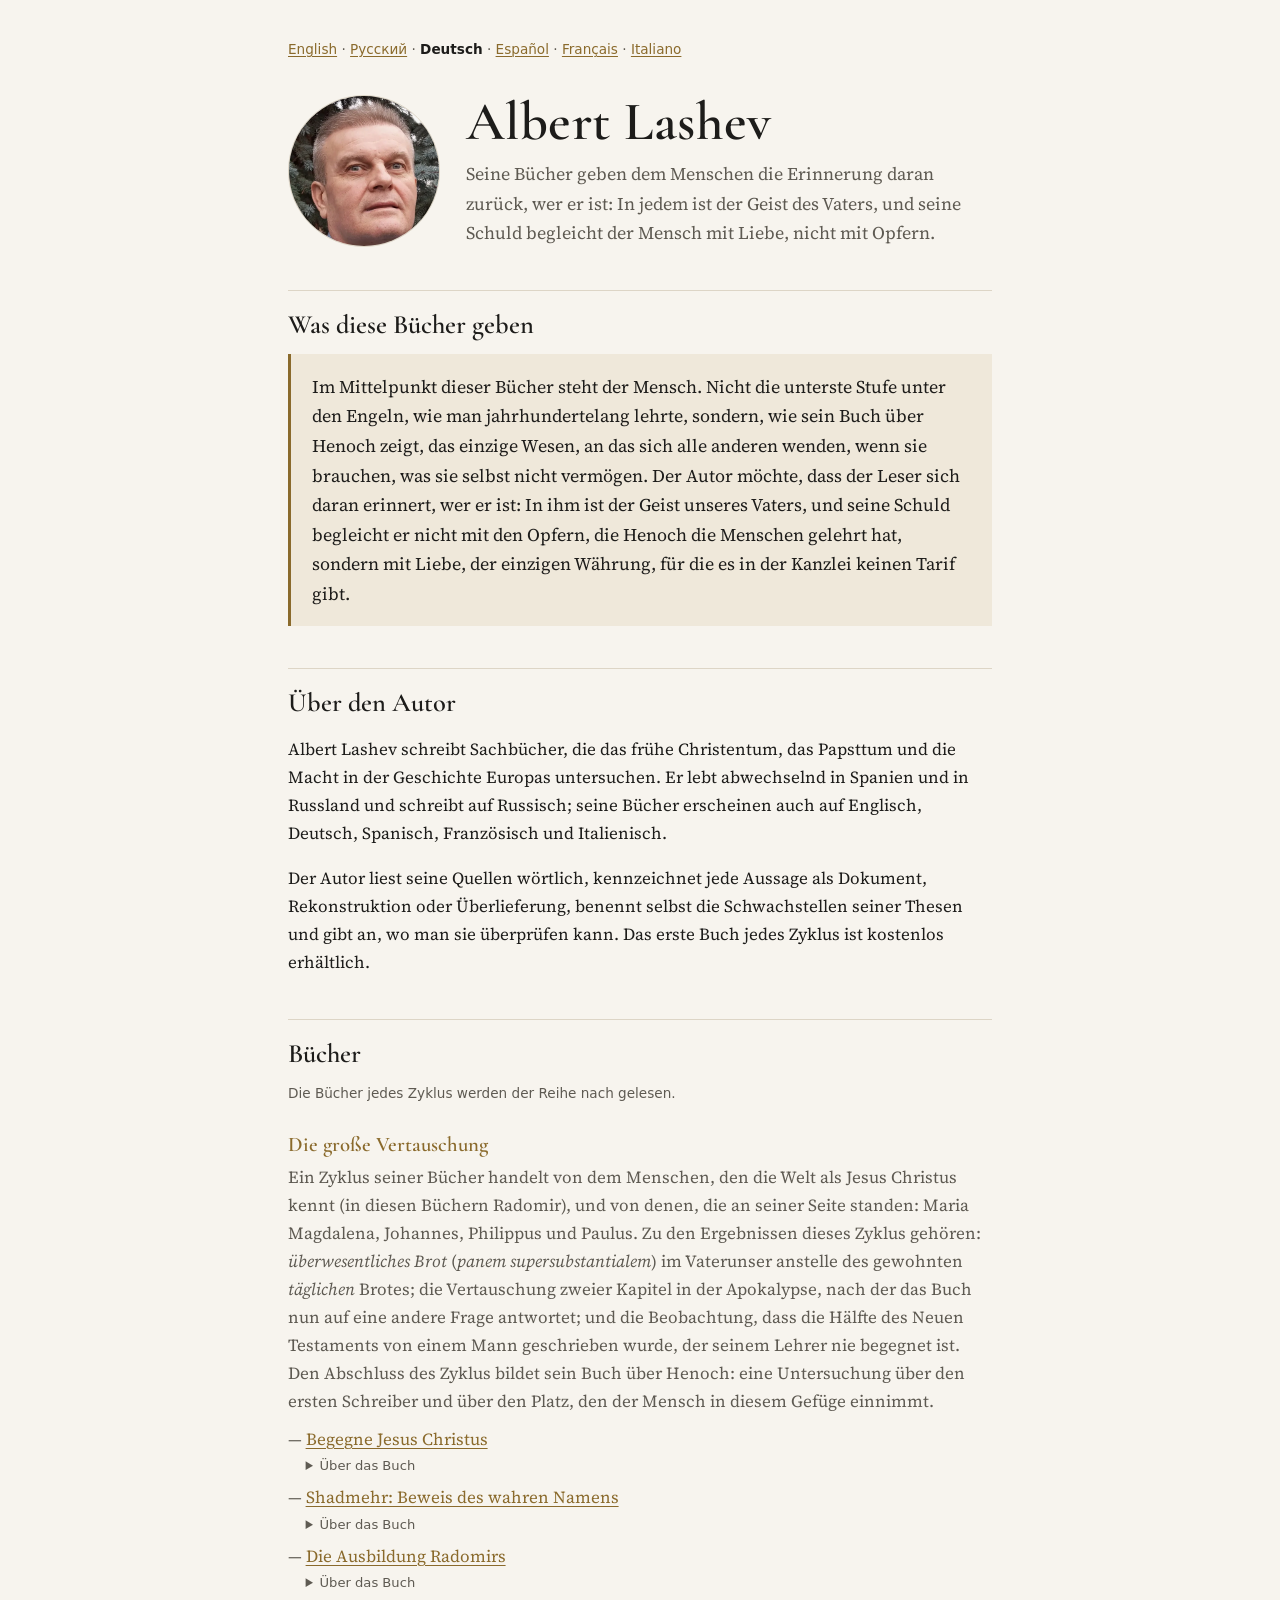
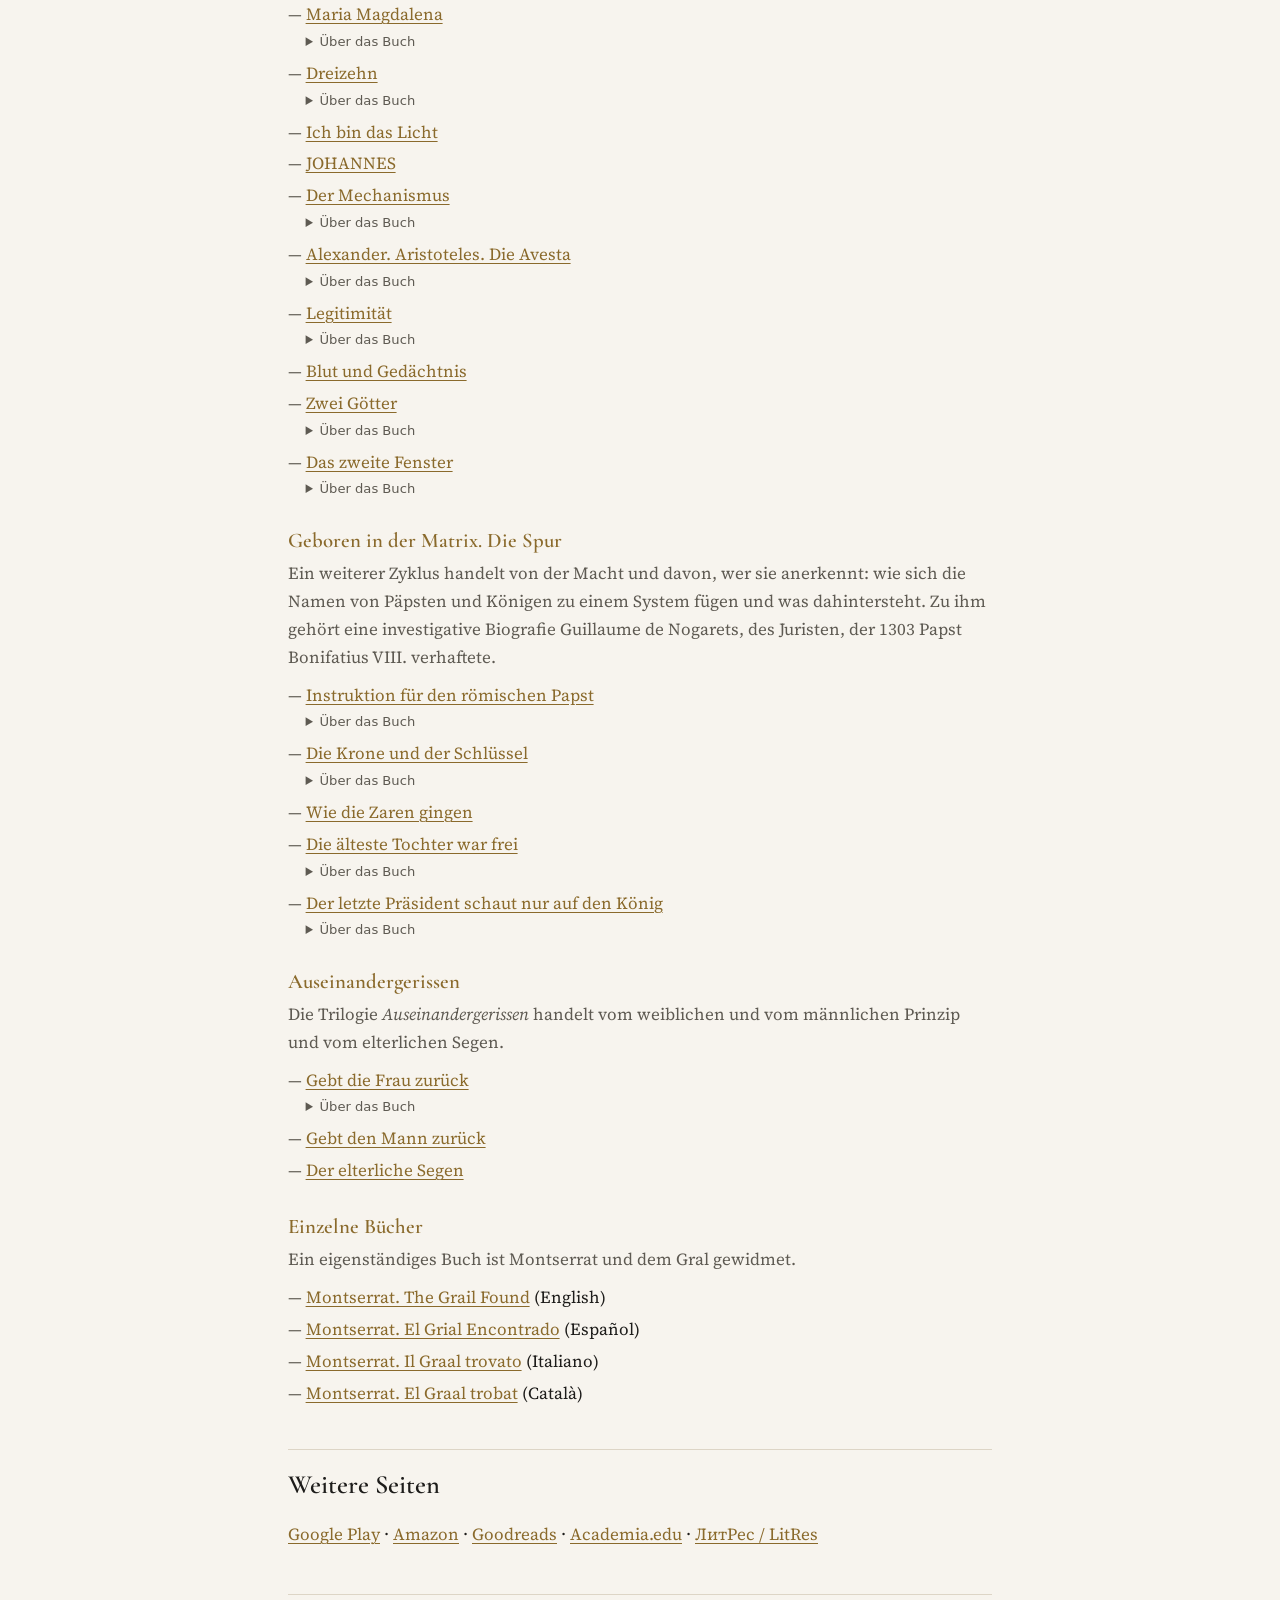
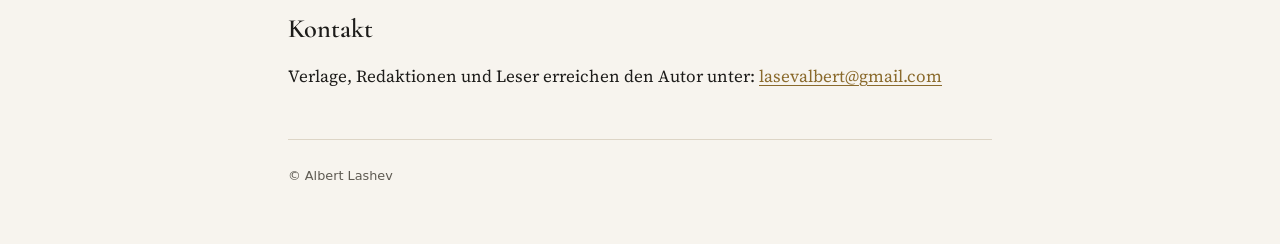
<file: docs/de/index.html>
<!doctype html><html lang="de"><head><meta charset="utf-8"><meta name="viewport" content="width=device-width,initial-scale=1">
<title>Albert Lashev</title><meta name="description" content="Albert Lashev schreibt Sachbücher, die das frühe Christentum, das Papsttum und die Macht in der Geschichte Europas untersuchen. Seine Bücher geben dem Menschen die Erinnerung daran zurück, wer er ist: In jedem ist der Geist des Vaters, und seine Schuld begleicht der Mensch mit Liebe, nicht mit Opfern. Er lebt abwechselnd in Spanien und in Russland und schreibt auf Russisch; seine Bücher erscheinen auch auf Englisch, Deutsch, Spanisch, Französisch und Italienisch. Jede Aussage darin ist gekennzeichnet: als Dokument, Rekonstruktion oder Überlieferung."><link rel="alternate" hreflang="en" href="https://gottlieb-1.github.io/Gottlieb-1/"><link rel="alternate" hreflang="ru" href="https://gottlieb-1.github.io/Gottlieb-1/ru/"><link rel="alternate" hreflang="de" href="https://gottlieb-1.github.io/Gottlieb-1/de/"><link rel="alternate" hreflang="es" href="https://gottlieb-1.github.io/Gottlieb-1/es/"><link rel="alternate" hreflang="fr" href="https://gottlieb-1.github.io/Gottlieb-1/fr/"><link rel="alternate" hreflang="it" href="https://gottlieb-1.github.io/Gottlieb-1/it/"><link rel="alternate" hreflang="x-default" href="https://gottlieb-1.github.io/Gottlieb-1/"><link rel="canonical" href="https://gottlieb-1.github.io/Gottlieb-1/de/">
<link rel="preconnect" href="https://fonts.googleapis.com"><link href="https://fonts.googleapis.com/css2?family=Cormorant+Garamond:wght@500;600&family=Source+Serif+4:opsz,wght@8..60,400;8..60,600&display=swap" rel="stylesheet">
<meta property="og:type" content="profile"><meta property="og:title" content="Albert Lashev"><meta property="og:description" content="Albert Lashev schreibt Sachbücher, die das frühe Christentum, das Papsttum und die Macht in der Geschichte Europas untersuchen. Seine Bücher geben dem Menschen die Erinnerung daran zurück, wer er ist: In jedem ist der Geist des Vaters, und seine Schuld begleicht der Mensch mit Liebe, nicht mit Opfern. Er lebt abwechselnd in Spanien und in Russland und schreibt auf Russisch; seine Bücher erscheinen auch auf Englisch, Deutsch, Spanisch, Französisch und Italienisch. Jede Aussage darin ist gekennzeichnet: als Dokument, Rekonstruktion oder Überlieferung."><meta property="og:url" content="https://gottlieb-1.github.io/Gottlieb-1/de/"><meta property="og:image" content="https://gottlieb-1.github.io/Gottlieb-1/og.jpg"><meta property="og:image:width" content="1200"><meta property="og:image:height" content="630"><meta property="og:image:alt" content="Albert Lashev"><meta name="twitter:card" content="summary_large_image">
<link rel="stylesheet" href="../style.css">
<script type="application/ld+json">{"@context": "https://schema.org", "@type": "Person", "name": "Albert Lashev", "alternateName": ["Альберт Лашёв", "Альберт Лашев", "Albert Lachev"], "description": "Albert Lashev schreibt Sachbücher, die das frühe Christentum, das Papsttum und die Macht in der Geschichte Europas untersuchen. Seine Bücher geben dem Menschen die Erinnerung daran zurück, wer er ist: In jedem ist der Geist des Vaters, und seine Schuld begleicht der Mensch mit Liebe, nicht mit Opfern. Er lebt abwechselnd in Spanien und in Russland und schreibt auf Russisch; seine Bücher erscheinen auch auf Englisch, Deutsch, Spanisch, Französisch und Italienisch. Jede Aussage darin ist gekennzeichnet: als Dokument, Rekonstruktion oder Überlieferung.", "url": "https://gottlieb-1.github.io/Gottlieb-1/", "image": "https://gottlieb-1.github.io/Gottlieb-1/author.jpg", "jobTitle": "Author", "knowsLanguage": ["ru"], "sameAs": ["https://play.google.com/store/books/author?id=Albert+Lashev", "https://www.amazon.com/stores/Albert-Lashev/author/B0H4CRBH9K", "https://www.goodreads.com/author/show/70318898.Albert_Lashev", "https://independent.academia.edu/AlbertLashev", "https://www.litres.ru/author/albert-lashev/", "https://play.google.com/store/books/author?id=Альберт+Лашёв"]}</script></head>
<body><header><nav class="langs"><a href="../" hreflang="en">English</a> · <a href="../ru/" hreflang="ru">Русский</a> · <b>Deutsch</b> · <a href="../es/" hreflang="es">Español</a> · <a href="../fr/" hreflang="fr">Français</a> · <a href="../it/" hreflang="it">Italiano</a></nav><div class="hero"><picture><source srcset="../author.webp" type="image/webp"><img class="portrait" src="../author.jpg" width="480" height="480" alt="Albert Lashev"></picture><div><h1>Albert Lashev</h1><p class="tag">Seine Bücher geben dem Menschen die Erinnerung daran zurück, wer er ist: In jedem ist der Geist des Vaters, und seine Schuld begleicht der Mensch mit Liebe, nicht mit Opfern.</p></div></div></header>
<main>
<section><h2>Was diese Bücher geben</h2><blockquote>Im Mittelpunkt dieser Bücher steht der Mensch. Nicht die unterste Stufe unter den Engeln, wie man jahrhundertelang lehrte, sondern, wie sein Buch über Henoch zeigt, das einzige Wesen, an das sich alle anderen wenden, wenn sie brauchen, was sie selbst nicht vermögen. Der Autor möchte, dass der Leser sich daran erinnert, wer er ist: In ihm ist der Geist unseres Vaters, und seine Schuld begleicht er nicht mit den Opfern, die Henoch die Menschen gelehrt hat, sondern mit Liebe, der einzigen Währung, für die es in der Kanzlei keinen Tarif gibt.</blockquote></section>
<section><h2>Über den Autor</h2><p>Albert Lashev schreibt Sachbücher, die das frühe Christentum, das Papsttum und die Macht in der Geschichte Europas untersuchen. Er lebt abwechselnd in Spanien und in Russland und schreibt auf Russisch; seine Bücher erscheinen auch auf Englisch, Deutsch, Spanisch, Französisch und Italienisch.</p><p>Der Autor liest seine Quellen wörtlich, kennzeichnet jede Aussage als Dokument, Rekonstruktion oder Überlieferung, benennt selbst die Schwachstellen seiner Thesen und gibt an, wo man sie überprüfen kann. Das erste Buch jedes Zyklus ist kostenlos erhältlich.</p></section>
<section><h2>Bücher</h2><p class="note">Die Bücher jedes Zyklus werden der Reihe nach gelesen.</p><section class="cycle"><h3>Die große Vertauschung</h3><p class="lead">Ein Zyklus seiner Bücher handelt von dem Menschen, den die Welt als Jesus Christus kennt (in diesen Büchern Radomir), und von denen, die an seiner Seite standen: Maria Magdalena, Johannes, Philippus und Paulus. Zu den Ergebnissen dieses Zyklus gehören: <em>überwesentliches Brot</em> (<em>panem supersubstantialem</em>) im Vaterunser anstelle des gewohnten <em>täglichen</em> Brotes; die Vertauschung zweier Kapitel in der Apokalypse, nach der das Buch nun auf eine andere Frage antwortet; und die Beobachtung, dass die Hälfte des Neuen Testaments von einem Mann geschrieben wurde, der seinem Lehrer nie begegnet ist. Den Abschluss des Zyklus bildet sein Buch über Henoch: eine Untersuchung über den ersten Schreiber und über den Platz, den der Mensch in diesem Gefüge einnimmt.</p><ul class="books"><li><a href="https://play.google.com/store/books/details?id=C73iEQAAQBAJ">Begegne Jesus Christus</a><details class="desc"><summary>Über das Buch</summary><p>„Diese Geschichte beginnt nicht in der Krippe von Bethlehem, sondern unter dem Sternenhimmel Kappadokiens. Sie setzt sich nicht auf den Straßen Galiläas fort, sondern auf den stürmischen Wassern des Bosporus. Und sie endet nicht in Jerusalem, sondern im Herzen des künftigen Imperiums.“</p><p>Dieses Buch ist weder ein theologischer Traktat noch eine atheistische Polemik. Es ist eine Untersuchung. Sie stützt sich auf 127 kanonische und apokryphe Texte, archäologische Befunde, linguistische Analyse und vergleichende Religionswissenschaft — und stellt die wahre Biografie eines Menschen wieder her, den die ganze Welt kennt und doch kaum jemand wirklich kennt.</p><p>Christus wurde nicht in Bethlehem geboren, sondern in Kappadokien. Er predigte nicht in Jerusalem, sondern in Byzanz. Er wurde nicht hingerichtet — er wurde gerettet. Und er starb in hohem Alter in Kaschmir, wo sein Grab bis heute steht.</p><p>Das Buch geht jede Etappe durch: die königliche Herkunft aus der Dynastie der Ariobarzaniden; die Lehrjahre bei den „weißen Priestern“ in Ägypten; die Predigt an den Ufern des Bosporus; der Prozess, die Verschwörung des Pilatus und eine sorgfältig geplante Inszenierung der Hinrichtung. Das Grabtuch wird nicht als Reliquie gelesen, sondern als Protokoll einer Materialuntersuchung: der Stoff, der Pollen, die Isotopenspur des Wassers, das dieser Mensch trank. Maria Magdalena — nicht Jüngerin, sondern Königin: Ehefrau, Mutter seiner Kinder, die Flucht nach Gallien und der Anfang der Merowinger.</p><p>Dann die Operation, die all das verbarg. Kaiserin Helena gab der neuen Religion ihr Herz — Jerusalem. Eusebius von Caesarea gab ihr Verstand und Gedächtnis — Kanon und Geschichte. Gemeinsam gründeten sie nicht nur eine Staatskirche: Sie vollzogen die größte Vertauschung der Geschichte. Der zweite Teil des Buches führt nach Babylon — und zu der Frage, warum man das Paradies verschob.</p><p>„Christus“ ist eine Stellenbeschreibung, verfasst von den Siegern. „Radomir“ ist der Name, den ihm seine Eltern bei Sonnenaufgang der Frühjahrs-Tagundnachtgleiche gaben. Der Unterschied zwischen ihnen ist der Unterschied zwischen einem lebendigen Menschen und einem theologischen Konstrukt.</p><p>„Es ist die Geschichte davon, dass Rettung nicht nur durch Wunder kommen kann, sondern durch Verstand, Erfindungsgeist und die Bereitschaft von Menschen, einander gegen alle Widrigkeiten zu helfen.“</p><p>Mit „Begegne Jesus Christus“ beginnt der Zyklus „Die große Vertauschung“; die Bücher des Zyklus werden der Reihe nach gelesen. Im Mittelpunkt dieser Bücher steht der Mensch: Sie geben ihm die Erinnerung daran zurück, wer er ist. In jedem Menschen ist der Geist des Vaters, und seine Schuld begleicht der Mensch mit Liebe, nicht mit Opfern.</p></details></li><li><a href="https://play.google.com/store/books/details?id=xejzEQAAQBAJ">Shadmehr: Beweis des wahren Namens</a><details class="desc"><summary>Über das Buch</summary><p>„Heute sprechen zwei Milliarden Menschen einen Namen aus, der niemals existiert hat.“</p><p>„Jesus Christus“ — das ist die griechische Transkription eines verbreiteten aramäischen Namens und ein ritueller Titel: „Gesalbter“. Eine Stellenbeschreibung. Nicht der Name eines konkreten Menschen aus einem konkreten Geschlecht.</p><p>Dieses Buch ist keine Theologie und kein Streit über den Glauben. Die Ermittlung sucht ein einziges Wort: den Namen des Menschen, der im ersten Jahrhundert in Kappadokien geboren wurde, in einer Familie iranischer Herkunft, am Tag der Frühjahrs-Tagundnachtgleiche.</p><p>Die Antwort lautet SHADMEHR, „Freude des Mithras“. SHAD — Freude. MEHR — Mithras, der Gott des Lichts und des Vertrages: Im ersten Jahrhundert hörte jeder gebildete Bewohner Kappadokiens in diesem Wort den Namen des Gottes. Die Stadt SHADMEHR steht noch heute auf der Karte des Iran, in der Provinz Khorasan Razavi, und lebende Menschen tragen diesen Namen. Auf einem anderen Ast derselben Sprachfamilie lautet er RADOMIR. Keine Entlehnung — ein Name in zwei Sprachen einer Familie, wie russisch „mat'“ und englisch „mother“.</p><p>Dann verfolgt die Ermittlung die Chronologie der Vernichtung. Drei Traditionen bewahrten den wahren Namen — die iranische, die urindoeuropäische, die gnostische. Fünf Schläge trafen sie, Jahrhunderte voneinander entfernt: der Kanon des Eusebius im vierten Jahrhundert, die arabische Eroberung Persiens im siebten, das Ende des runischen Bildersystems im zehnten, Peters bürgerliche Schrift im achtzehnten und die Rechtschreibreform von 1918, die MIR, den Frieden, und MÏR, das Universum, zu einem einzigen Wort verschmolz. „Fünf Ereignisse. Jedes mit seinen eigenen Gründen. Eigenen Ausführenden. Eigenen Motiven. Keine Koordination.“ Doch im Ergebnis ist es, „als hätte jemand sehr methodisch alles beseitigt, was helfen könnte, eine einzige bestimmte Frage zu stellen“.</p><p>Das System wirkte dort, wo es konnte: in den Texten. Drei Dinge konnte es nicht töten: „Die urindoeuropäische Wurzel — weil sie nicht im Text ist. Die Stadt SHADMEHR — weil sie nicht in einem Buch ist. Das physische Gewebe — weil es nicht im Kanon ist.“ Das Buch führt unabhängige Linien in einem Punkt zusammen: Strabon und die mithrischen Heiligtümer Kappadokiens; die Münzen der Ariobarzaniden, die ihre iranischen Namen durch die gesamte Epoche der Hellenisierung bewahrten; der Grabstein des Pantera aus Sidon im Museum Bad Kreuznach; der Name der Mutter — Marjam; und die physischen Daten des Grabtuches — Pollen aus Kappadokien und vom Bosporus, Silber kappadokisch-byzantinischer Münzprägestätten, die Isotope des Bosporuswassers.</p><p>Das Buch trennt offen, was bewiesen und was rekonstruiert ist. Dass der Name SHADMEHR für die kappadokische Aristokratie des ersten Jahrhunderts organisch war, ist bewiesen. Warum genau dieser Mensch ihn trug, ergibt sich aus der Logik der Tradition, und das Buch sagt das ausdrücklich: „Das ist kein Dokument. Das ist die Logik der Tradition. Die akademische Wissenschaft nennt das Rekonstruktion. Die Ermittlung nennt das eine Spur.“</p><p>Jeden Schritt kann man selbst nachprüfen: mit einem Wörterbuch urindoeuropäischer Wurzeln, im Museum, auf der Karte des Iran, im Text Strabons. „Wir bitten den Leser nicht zu glauben.“</p><p>„Wenn der Name durch eine Stellenbeschreibung ersetzt wird — wird der Mensch zur Funktion des Systems.“ Gibt man ihm den Namen zurück, kehrt der Mensch zurück.</p><p>Das Buch gehört zum Zyklus „Die große Vertauschung“; die Bücher des Zyklus werden der Reihe nach gelesen. Im Mittelpunkt dieser Bücher steht der Mensch: Sie geben ihm die Erinnerung daran zurück, wer er ist. In jedem Menschen ist der Geist des Vaters, und seine Schuld begleicht der Mensch mit Liebe, nicht mit Opfern.</p></details></li><li><a href="https://play.google.com/store/books/details?id=O-nzEQAAQBAJ">Die Ausbildung Radomirs</a><details class="desc"><summary>Über das Buch</summary><p>„Warum ist ein gebildetes Kind Häresie?“</p><p>Die offiziellen Evangelien beschreiben einen erwachsenen Menschen: dreißig Jahre, Jordan, das Wirken beginnt. Was davor war — mehr als zwanzig Jahre Schweigen. Die Kindheit ist entfernt. Die Ausbildung ist entfernt. Das Kindheitsevangelium des Thomas, in dem ein gebildeter Knabe vorkam, erklärte Irenäus von Lyon im Jahr 180 für häretisch. „Weil ein gebildetes Kind die nächste Frage stellt: Wo hat er gelernt?“</p><p>Dieses Buch beantwortet sie.</p><p>Die Ermittlung beginnt mit dem, was sich nicht wegräumen lässt. Im Museum der deutschen Stadt Bad Kreuznach steht ein Grabstein: Tiberius Julius Abdes Pantera, Bogenschütze aus Sidon, erstes Jahrhundert. Drei unabhängige, einander feindliche Traditionen — die römische, die jüdische und die arabische — haben denselben Namen des Vaters bewahrt. Nicht Joseph. Pantera. Die erste Regel des Buches: „Der feindliche Zeuge ist wichtiger als der freundliche.“ Der Babylonische Talmud und der heidnische Philosoph Celsus wollten diesen Menschen diskreditieren — und beide bewahrten Ägypten.</p><p>Ägypten war keine zufällige Zuflucht. Herodes suchte den neugeborenen Erben aus dem Geschlecht der Ariobarzaniden, und die Familie — Mirjam, der Verwalter Josef und der Säugling — ließ sich im ägyptischen Babylon am Nil nieder, dort, wo die Kirche Abu-Serga über einer alten Krypta steht. Acht Kilometer bis Heliopolis, wo nach dem Zeugnis Strabons Platon dreizehn Jahre lernte. „Platon kam nach Heliopolis als bereits geformter Philosoph — und erhielt einen Kurs. Radomir kam mit vier Jahren. Er erhielt nicht einen Kurs — er erhielt eine Erziehung.“</p><p>Das Buch rekonstruiert das Programm der Priesterschule, angelegt auf zwanzig Jahre: die zweiundvierzig Bücher des Hermes Trismegistos nach dem Zeugnis des Clemens von Alexandria, Medizin, die Astronomie der Zyklen, die Lehre vom Ersten Prinzip — Ra-Atum, der bei Johannes zum Logos wird: „Im Anfang war das Wort“. Und die erste Lektion, noch vor Astronomie und Medizin, ist die Lehre des Ptahhotep: „Sei nicht hochmütig wegen dessen, was du weißt.“</p><p>Daher kommt, was man später Wunder nennen wird. König Abgar schrieb ihm: „Ich habe gehört, dass du ohne Kräuter und Arzneien heilst.“ Daher das Gleichnis, in dem der Fischer von Fischen hört und der Philosoph vom Logos. „Das ist keine Ausstrahlung. Das ist Bildung.“</p><p>Dann Kaisareia in Kappadokien: die Rückkehr nicht eines Reisenden, sondern eines Erben. Und ein Team, gebildet noch vor Byzantium: Petrus und Andreas, die Söhne des Zebedäus, der Zöllner Matthäus, Simon der Zelot, Philippus, Nathanael. Abgar bot ihm eine Stadt und Asyl an — er lehnte ab: „Alles, wozu ich gesandt wurde, muss hier vollbracht werden.“</p><p>Der Epilog nennt, was er in Byzantium sagte: „Das Erste Prinzip ist für jeden direkt zugänglich. Ohne Vermittler. Ohne Tempel. Ohne Bezahlung.“ Und das Logion des Thomas: „Das Reich ist in euch und außerhalb von euch.“</p><p>Das Buch trennt ehrlich zwischen physischen Indizien, dokumentierten Zeugnissen und Rekonstruktion — und verlangt nur eines: „bis zum Ende zu lesen, bevor man widerspricht“.</p><p>„Es gab einen Menschen. Mit einem konkreten Namen. Mit einer konkreten Herkunft. Mit einer konkreten Ausbildung.“</p><p>Das Buch gehört zum Zyklus „Die große Vertauschung“; die Bücher des Zyklus werden der Reihe nach gelesen. Im Mittelpunkt dieser Bücher steht der Mensch: Sie geben ihm die Erinnerung daran zurück, wer er ist. In jedem Menschen ist der Geist des Vaters, und seine Schuld begleicht der Mensch mit Liebe, nicht mit Opfern.</p></details></li><li><a href="https://play.google.com/store/books/details?id=HenzEQAAQBAJ">Maria Magdalena</a><details class="desc"><summary>Über das Buch</summary><p>„Frag irgendjemanden auf der Straße — wer war Maria Magdalena. Die Antwort kommt schnell: eine Sünderin, eine Prostituierte, eine reuige Frau zu Christi Füßen.“</p><p>Dieses Bild hat einen Ausgangspunkt. Im Herbst 591 vereinte Papst Gregor der Erste in einer einzigen Predigt drei verschiedene Frauen der Evangelien zu einer Hure. Dreihundert Jahre zuvor hatte Hippolyt von Rom sie Apostola Apostolorum genannt — Apostelin der Apostel. „Das ist keine Interpretation — das ist ein Austausch.“ 1969 tilgte Rom mit einer stillen Korrektur im liturgischen Kalender ihre Gleichsetzung mit der Sünderin. Ohne Erklärung. „Eine Halb-Wiederherstellung. Das reicht, um einen Fehler einzugestehen. Das reicht nicht, um die Wahrheit zu öffnen.“</p><p>Die Ermittlung stellt wieder her, was vor Gregor war — Indiz für Indiz.</p><p>Ihr Name ist kein Ortsname, sondern ein Titel. Migdal — Turm. Radomir benannte seine Leute nach ihrer Funktion: Kephas — der Fels, Boanerges — Söhne des Donners. Unter diesen Titeln ist der Turm der letzte Hüter: „Derjenige, der standhält, wenn die Festung fällt.“ Papyrus 66, die älteste vollständige Handschrift des Johannesevangeliums, trägt schon um die Wende vom zweiten zum dritten Jahrhundert Spuren einer Redaktion ihrer Rolle. „Das ist keine Theorie. Das ist Paläographie.“</p><p>Ihre Stellung. Lukas nennt sie als Erste, vor Johanna, der Frau des Verwalters des Herodes; die Frauen des Kreises unterhielten die Mission „von ihrem Vermögen“. Das Salböl kostete etwa dreihundert Denare pro Pfund — kaufen konnten es nur wohlhabende Bürger. Magdalena war reich: Sie stammte aus einem großen Priestergeschlecht Südfrankreichs. Die Salbung war keine Geste der Zärtlichkeit, sondern ein „Akt priesterlicher Vollmacht“. Und die „sieben Dämonen“ sind „die Formel des Einweihungsdurchgangs, keine medizinische Diagnose“.</p><p>Ihre Sprache ist die einer Eingeweihten. Im Mariaevangelium steigt die Seele durch die Mächte auf, deren letzte sieben Formen hat: die sieben Mächte des Zorns. In der Pistis Sophia stellt sie von hundertfünfzehn Schlüsselfragen siebenundsechzig, Petrus sieben. Radomir sagt ihr: „Maria, du bist diejenige, die Erbin des gesamten Reiches des Lichts sein wird.“ „Erbin. Nicht Schülerin. Nicht Nachfolgerin. Erbin.“</p><p>„Radomir — der männliche Zweig, Kappadokien, Heliopolis. Magdalena — der weibliche Zweig, Provence, Anahita.“ „Ihr Bund war keine romantische Geschichte“ — er war die Vereinigung zweier priesterlicher Linien einer alten Tradition.</p><p>Die Provence. Ein Boot ohne Ruder und ohne Segel, die Landung an der Rhonemündung. „Keine Flüchtlinge.“ Die Höhle der Sainte-Baume war ein alter Kultort; wer sie betritt, begreift: „das ist keine Zelle. Das ist ein Saal.“ Dreißig Jahre dort — „Das ist keine Buße. Das ist Dienst.“ Dann die Übernahme: 1279, fünfunddreißig Jahre nach Montségur, „entdeckte“ Karl II. von Anjou die Reliquien, 1295 wurden sie den Dominikanern übergeben. Die DNA-Analyse gibt es seit Jahrzehnten, einen veröffentlichten Test der Knochen von Saint-Maximin nicht. „Die Schlagzeile gibt es nicht. Den Test gibt es nicht. Das Schweigen.“</p><p>Dann geht das Buch dorthin, wo die Dokumente enden, und sagt das offen: die Gräber der Mutter, Marjam, und das Muster ihrer Verbergung; der Abschied — „Wir sehen uns wieder“; die Kinder, David und Sophia. „Norden und Süden. Schwert und Weisheit. König und Priesterin.“ „Dieses Buch behauptet nicht, die Wahrheit zu kennen. Es behauptet, die beste verfügbare Rekonstruktion zu kennen.“</p><p>„Eine Priesterin. Ein Turm. Eine Erbin.“ „Man kann eine Festung verbrennen. Man kann nicht verbrennen, was bereits innen ist.“</p><p>Das Buch gehört zum Zyklus „Die große Vertauschung“; die Bücher des Zyklus werden der Reihe nach gelesen. Im Mittelpunkt dieser Bücher steht der Mensch: Sie geben ihm die Erinnerung daran zurück, wer er ist. In jedem Menschen ist der Geist des Vaters, und seine Schuld begleicht der Mensch mit Liebe, nicht mit Opfern.</p></details></li><li><a href="https://play.google.com/store/books/details?id=92DuEQAAQBAJ">Dreizehn</a><details class="desc"><summary>Über das Buch</summary><p>„Während die gesamte christliche Welt nach Jerusalem blickte — stand das Grab still und wartete.“</p><p>Im Stadtviertel Khanyar im alten Srinagar steht Roza Bal. Der Name des Begrabenen: Yuz Asaf, „Anführer der Geheilten“. Die erste Erwähnung des Grabes stammt aus dem Jahr 112 n. Chr. Der innere Sarkophag liegt in Ost-West-Richtung — der gemeinsame indoeuropäische Ritus; darüber liegt das Grabmal in nord-südlicher Achse. „Jemand verbarg bewusst den wahren Ritus unter einem muslimischen.“ Am Grab sind steinerne Fußabdrücke mit Markierungen; die Hüter selbst nennen sie Spuren der Nägel. „In Kaschmir gibt es keine Geschichte der Kreuzigung.“</p><p>Das Buch stellt die Frage, die es vor allem anderen beantworten muss: „Ist es derselbe Mensch?“ Und antwortet nicht mit Glauben, sondern mit einem Abgleich. Die dreidimensionale Rekonstruktion des Grabtuches: Körpergröße zwischen 175 und 182 Zentimetern, breite Schultern, ein iranisch-anatolischer Gesichtstyp — derselbe wie auf den Münzen der Ariobarzaniden. Fünf Beschreibungen aus verschiedenen Epochen, deren Autoren einander nicht gelesen haben. In Kaschmir wurden die Toten verbrannt, dieser Mensch aber wurde begraben — als Erleuchteter oder als Ausländer. Am See Manasarovar antwortet er auf die Frage König Schaliwahanas: Sohn Gottes. Und fügt hinzu: „Meine Arbeit unter den Fremden ist beendet.“ Das Buch weist sofort auf die späten Handschriften dieses Textes hin und nimmt ihn als Zeugnis einer lebendigen Tradition. „Das ist keine Erschöpfung. Das ist ein Bericht.“ „Sieben Parameter. Kein einziger Widerspruch.“</p><p>Der zweite Teil handelt von der Zahl. „Zwölf — das ist die offizielle Version.“ „Aber hinter jeder dieser Zwölfen steht ein entferntes Dreizehntes.“ Das dreizehnte Sternbild, Ophiuchus, der Schlangenträger, wurde aus dem Tierkreis ausgeklammert. Der dreizehnte Monat verschwand aus der Jahresrechnung. Magdalena steht nicht in der Liste der Apostel, sondern über ihr. Im Judasevangelium sagt Radomir zu Judas: „Du wirst der Dreizehnte.“ „Was du tust — tue es schnell“, heißt es beim letzten Abendmahl. Das Buch liest das als Auftrag, nicht als Verrat. „Er verriet nicht. Er führte aus.“</p><p>Auch Texte sind Indizien. Matthäus schreibt wie ein Finanzregister, Markus wie ein Militärbericht, Lukas wie ein diplomatisches Memorandum, Johannes wie ein Tiefenarchiv. „Was in den Kanon einging — Instrumente der Macht. Was ausgeschlossen wurde — Zeugnisse.“ 1945 fand man in Ägypten einen Krug mit den Lederbänden von Nag Hammadi. Es sind dreizehn. „Pollen lügt nicht. Texte auch nicht.“</p><p>Radomir „sammelte keine Jünger. Er ernannte Offiziere.“ Die Wege der Apostel gehen wie Strahlen von einem Punkt aus — von Byzantium, nicht von Jerusalem. Die letzte Linie führt in das Kaschmir des ersten Jahrhunderts: Um 100 tagte in Harwan das buddhistische Konzil Kanishkas, auf dessen Münzen neben Buddha Mithra steht. Der Mahayana lehrt, dass die Natur des Buddha in jedem ist; Radomir, dass das Reich Gottes in euch ist. „Ein und derselbe Satz auf zwei Sprachen in einer Stadt zur selben Zeit.“</p><p>„Dieses Buch beweist nicht die Wahrheit irgendeiner Religion. Es zeigt, dass eine Geschichte umgeschrieben wurde.“ „Das ist kein Glaube. Das sind Indizien. Sie lassen sich überprüfen.“</p><p>Das Buch gehört zum Zyklus „Die große Vertauschung“; die Bücher des Zyklus werden der Reihe nach gelesen. Im Mittelpunkt dieser Bücher steht der Mensch: Sie geben ihm die Erinnerung daran zurück, wer er ist. In jedem Menschen ist der Geist des Vaters, und seine Schuld begleicht der Mensch mit Liebe, nicht mit Opfern.</p></details></li><li><a href="https://play.google.com/store/books/details?id=LerzEQAAQBAJ">Ich bin das Licht</a></li><li><a href="https://play.google.com/store/books/details?id=_jT2EQAAQBAJ">JOHANNES</a></li><li><a href="https://play.google.com/store/books/details?id=n-nzEQAAQBAJ">Der Mechanismus</a><details class="desc"><summary>Über das Buch</summary><p>„Jedes Verbrechen hat ein Tatmittel, einen Tatort, eine Tatzeit, Täter.“</p><p>„Das ist kein theologischer Streit. Das ist Kriminalistik.“ Dieses Buch fragt nicht, wen man vertauscht hat, sondern wie. Mit welchen Instrumenten, durch welche Menschen, in welcher Abfolge von Handlungen die Vertauschung siebzehn Jahrhunderte lang aufrechterhalten wurde.</p><p>Das Tatmittel ist ein einziges Wort. Das griechische σταυρός wird in jeder Bibel und in jedem Katechismus mit „Kreuz“ übersetzt. Doch gewöhnliche Wörterbücher — Liddell &amp; Scott, Thayer's Greek Lexicon — geben etwas anderes an: senkrechter Pfahl, Pflock. Bei Thukydides und Xenophon sind es in den Boden gerammte Pfähle, bei Josephus Flavius die Pfähle, an denen die Römer hinrichteten. Der Gerichtsmediziner Frederick Zugibe stellte fest: Der Abflusswinkel des Blutes auf dem Grabtuch entspricht hoch über den Kopf erhobenen Armen. N. A. Morosow schrieb in seinem siebenbändigen Werk „Christus“ „Pfählung“ statt „Kreuzigung“. „Pfahl — kein Kreuz. Ort — nicht Jerusalem.“</p><p>Der Tatort ist ein Hügel mit Blick auf den Hafen. Golgotha kommt vom aramäischen Gulgoleth, „Schädel“. Xerolophos, der zweite Hügel Konstantinopels, heißt buchstäblich „Trockener Hügel“, „Kahler Hügel“. Ein Name in zwei Sprachen. In frühen Texten waren von der Höhe des Hinrichtungsinstruments Schiffe zu sehen, die in den Hafen einfuhren. Von Jerusalem bis zum nächsten Meer sind es siebzig Kilometer. Unter dem Xerolophos liegt die Bucht des Goldenen Horns.</p><p>Auf diesem Hügel errichtete Konstantin seine Säule. Ihr Fundament ist fast viermal breiter als die Säule selbst. Darin eingemauert: das Palladium, die Axt Noahs, das Alabastergefäß der Maria Magdalena, „Partikel des Wahren Kreuzes“. Das Buch liest diese Liste nicht als Reliquienverzeichnis, sondern als Protokoll der Weihung des Ortes. „Konstantin glaubte, er begrabe die Erinnerung. Stattdessen bewahrte er sie.“</p><p>Die Täter sind fünf. Konstantin — der Rammbock. Eusebius — der Architekt des Betrugs. Helena — die Deckfigur: Während sie in Jerusalem „Heiligtümer fand“, baute Konstantin die Säule in Konstantinopel. Makarius — der Operative: Er leitete die Ausgrabungen und sagte als Erster, wo das Grab, Golgotha und das Kreuz seien. Arius — der beauftragte Gegner. Jeder erhielt seine Belohnung, Helena die höchste Währung des Systems: Heiligkeit. „Der Jerusalemer Fund war ein Alibi für das Konstantinopler Holz.“</p><p>„Helena konnte eine Erzählung schaffen. Aber die Physik konnte sie nicht verändern.“ Der Pollen im Tuch, die Isotopenspur des Wassers, die Geometrie des Fundaments, der Name des Hügels — diese Indizien lassen sich durch keine Dekrete redigieren. „Das Massenspektrometer las Eusebius nicht.“</p><p>Voltaire schrieb: „Geschichte ist eine Lüge, mit der alle einverstanden sind.“ Das Buch antwortet: nicht alle.</p><p>Das Buch gehört zum Zyklus „Die große Vertauschung“; die Bücher des Zyklus werden der Reihe nach gelesen. Im Mittelpunkt dieser Bücher steht der Mensch: Sie geben ihm die Erinnerung daran zurück, wer er ist. In jedem Menschen ist der Geist des Vaters, und seine Schuld begleicht der Mensch mit Liebe, nicht mit Opfern.</p></details></li><li><a href="https://play.google.com/store/books/details?id=eJbxEQAAQBAJ">Alexander. Aristoteles. Die Avesta</a><details class="desc"><summary>Über das Buch</summary><p>„Warum ließ Alexander — der Mann, der Theben dem Erdboden gleichmachte und Persepolis in Brand setzte — keine Garnison in Kappadokien?“</p><p>334 v. Chr. Alexander von Makedonien überschreitet den Hellespont mit 1.300 Talenten Schulden. Kein einziger Gläubiger wird in den Quellen genannt. In Theben werden 30.000 Menschen in die Sklaverei verkauft. In ganz Kleinasien — ein makedonischer Stratege und eine Garnison: Lydien, Phrygien, Kilikien. Im März 333 betritt er Mazaka, die Hauptstadt Kappadokiens, setzt den Einheimischen Sabiktas ein — und zieht ohne Garnison ab. Das einzige Mal während des gesamten Feldzugs.</p><p>Dieses Buch ist die Ermittlung einer einzigen Anomalie. Es teilt sein Material selbst in drei Ebenen: Tatsachen, indirekte Indizien, Rekonstruktion des Autors.</p><p>Die Tatsachen. Strabon sah in Kappadokien Feuertempel, in denen „die Magier das Feuer ewig brennend erhalten“. Der Name Mazaka bedeutet nach altiranischer Etymologie Stadt des Weisen Herrn. Die Dynastie, die Alexander verschonte, ist eines Blutes mit den Ariobarzaniden.</p><p>Aristoteles erzog Alexander ab dessen dreizehntem Lebensjahr. Nach Mary Boyce hielt er Zarathustra und den Orden der Magier in hohen Ehren. Und doch behauptet seine „Politik“: „Barbar und Sklave sind von Natur aus ein und dasselbe.“ Die Avesta sagte das Gegenteil: „Ein Weg — der Weg der Wahrheit. Alle anderen sind keine Wege.“ Das Erste Prinzip ist jedem ohne Vermittler zugänglich. „Zwei Texte. Zwei Systeme. Sie können nicht nebeneinander bestehen.“</p><p>Die Avesta ist kein Gebetbuch, sondern ein Archiv. Astronomie, Medizin, die Geschichte der Zyklen — und ein Zeitplan. Die zoroastrische Überlieferung erwartet drei Saoshyants. N. A. Morozov, der Astronom Michael Molnar und der Autor des Zyklus — drei Methoden, verschiedene Jahrhunderte — kommen zu einem Datum: 20. März 6 v. Chr. An diesem Tag bedeckte der Mond den Jupiter im Sternbild Widder.</p><p>Die Rekonstruktion: Die Magier von Mazaka zeigten Alexander die Berechnung. Nach Kappadokien krümmt sich die Linie seines Handelns. Die Familie des Dareios nach Issos — keine Geiseln. Neunzig Offiziere heiraten in Susa Perserinnen. In Opis sagt er zur Armee: „Ich betrachte alle Menschen als mein Volk.“</p><p>Dann die Frage, wer aufschrieb. Das Tagesjournal des Feldzugs ging an Ptolemaios. Arrian, selbst Statthalter Kappadokiens, widmete dem März 333 eine einzige Zeile. Die einzige zeitgenössische Quelle — das babylonische Astronomische Tagebuch aus dem Tempel des Marduk — widerspricht Arrian. Dreihundert Tafeln liegen unübersetzt im Britischen Museum.</p><p>Der Tod Alexanders — drei ungeklärte Tatsachen: kein Testament, der Leichnam nie gefunden, und im Osten entsteht das Reich Menanders, des Soter, des Retters, dessen Vater in keiner Quelle genannt wird. Der zweite Teil, „Das geheime Testament“, verfolgt drei Linien, die in einem Punkt zusammenlaufen: die östliche, die westliche — die Ariobarzaniden Kappadokiens — und die phönizische, Pantera von Sidon.</p><p>Das Buch verbirgt die Grenzen des Wissens nicht. „War es wirklich so?“, fragt der Autor. Und antwortet: „Wir wissen es nicht. Wir wissen etwas anderes.“</p><p>„Er war kein Prophet. Er war ein intelligenter Mensch, der Wissen erlangte — und es auf die einzige ihm verfügbare Weise nutzte. Er zog ab. Und ließ die Feuer brennen.“</p><p>Das Buch gehört zum Zyklus „Die große Vertauschung“; die Bücher des Zyklus werden der Reihe nach gelesen. Im Mittelpunkt dieser Bücher steht der Mensch: Sie geben ihm die Erinnerung daran zurück, wer er ist. In jedem Menschen ist der Geist des Vaters, und seine Schuld begleicht der Mensch mit Liebe, nicht mit Opfern.</p></details></li><li><a href="https://play.google.com/store/books/details?id=Y-nzEQAAQBAJ">Legitimität</a><details class="desc"><summary>Über das Buch</summary><p>„Wie wurde die Substitution siebzehn Jahrhunderte lang aufrechterhalten? Durch welchen Mechanismus? Wer erschuf ihn, wer bediente ihn, wer finanzierte ihn?“</p><p>„Die Antwort liegt in der Geschichte der Macht. Nicht der Religion. Der Macht.“</p><p>Das Buch ist als Ermittlung geschrieben. Jede These stützt sich auf Quellen. Jede Interpretation ist vom Fakt getrennt: Der Leser weiß immer, was bewiesen ist und was der Autor rekonstruiert.</p><p>Zuerst der Mann hinter dem Projekt. Konstantin: Sohn eines Armeeoffiziers und Helenas, über die die Quellen uneinig sind — Ehefrau oder Konkubine. 305 wird er übergangen. 306 rufen ihn die Truppen in York zum Augustus aus — und er erklärt, die Armee habe ihn „gezwungen“. Sol Invictus auf Münzen bis zum Jahr 325. Die Hinrichtung seines Sohnes Crispus, dann seiner Frau Fausta. Die Taufe erst auf dem Sterbebett.</p><p>Dann der Mann, der die Geschichte schrieb. Eusebius von Caesarea war auf dem Konzil von Antiochia exkommuniziert worden, weil er arianische Ansichten unterstützte. Er kam nach Nizäa, unterzeichnete das Glaubensbekenntnis, das seine eigene Position verurteilte — und wurde zum wichtigsten Historiographen der siegreichen Seite. Er beteiligte sich auch an der Schwärzung des Licinius — des Mitherrschers, dem Konstantin das Leben versprochen hatte und den er im folgenden Jahr hängen ließ.</p><p>Nizäa, 325. Das Konzil tagt im Sommerpalast des Kaisers. Reise und Unterkunft der Teilnehmer bezahlt Konstantin. Nur zwei von 318 verweigern die Unterschrift unter das Schlussdokument. 331 beauftragt Konstantin Eusebius, fünfzig Exemplare der Heiligen Schriften herstellen zu lassen. Bis dahin gab es keinen einheitlichen Text, der „Bibel“ hieß. Danach wurde alles, was nicht in diese fünfzig Exemplare einging, weniger maßgebend. Nicht verboten — einfach nicht offiziell. „Wir lesen eine Bibel, die ein wegen Häresie exkommunizierter Mann zusammenstellte.“ Nach Nizäa wird Häresie zum ersten Mal zum Staatsverbrechen, und von nun an „kontrollierte jener, der die Definition der Häresie bestimmte — alles“.</p><p>Zwanzig Jahre später besteht eine einheitliche Hierarchie von Britannien bis Mesopotamien. Die Grabeskirche gibt dem System einen physischen Ort. „Drei Elemente. Drei Instrumente. Ein System.“</p><p>Dann zeigt das Buch, dass sich das Schema wiederholt. Karl der Große — unehelich, der Berater Alkuin, die Krone zu Weihnachten 800. Die „Schenkung Konstantins“ — eine Fälschung, mit der reale Ländereien den Besitzer wechselten. Die Templer — Gläubiger von Königen, 1307 gleichzeitig in ganz Frankreich verhaftet. „Jedes Mal — eine Wunde. Ein Narrativ. Ein System. Jedes Mal — der öffentliche Nutznießer stirbt. Die Institution bleibt.“</p><p>Und am Ende das, was dieser Mechanismus schützte. Vor Nizäa lasen verschiedene Gemeinden verschiedene Evangelien: das Thomasevangelium, das Mariaevangelium, das Philippsevangelium. Darin ein anderer Christus. „Ein Mensch, der lehrt. Der in Rätseln spricht. Der Jünger beiderlei Geschlechts hat. Der weder Tod noch Opfer fordert — sondern Verständnis verlangt.“</p><p>„Der Mechanismus, den wir beschreiben — gehört keiner Epoche. Er reproduziert sich. Das macht Geschichte — nicht zum Archiv der Vergangenheit, sondern zur Gebrauchsanweisung für die Gegenwart.“</p><p>Das Buch gehört zum Zyklus „Die große Vertauschung“; die Bücher des Zyklus werden der Reihe nach gelesen. Im Mittelpunkt dieser Bücher steht der Mensch: Sie geben ihm die Erinnerung daran zurück, wer er ist. In jedem Menschen ist der Geist des Vaters, und seine Schuld begleicht der Mensch mit Liebe, nicht mit Opfern.</p></details></li><li><a href="https://play.google.com/store/books/details?id=ZmfuEQAAQBAJ">Blut und Gedächtnis</a></li><li><a href="https://play.google.com/store/books/details?id=A-nzEQAAQBAJ">Zwei Götter</a><details class="desc"><summary>Über das Buch</summary><p>„Du betest jeden Tag.“</p><p>Morgens, abends, in schwierigen Momenten. Herr, erbarme dich. Herr, hilf mir. „Bist du sicher, dass du weißt, zu wem?“</p><p>Dieses Buch ist eine Ermittlung anhand der offensten aller Quellen: der Bibel, gelesen ohne theologische Filter, einfach als Text. Die Indizien stehen in demselben Buch, das die Kirche für heilig erklärt hat. „Nur hat niemand euch gebeten, es aufmerksam zu lesen.“</p><p>Psalm 82: „Gott steht in der Versammlung der Götter, inmitten der Götter hält er Gericht.“ Es gibt einen höchsten Gott — und Götter, die er richtet. Einer von ihnen ist JHWH. „Und er ist nicht der Höchste. Er ist rechenschaftspflichtig.“</p><p>Die ersten zwei Kapitel der Genesis beschreiben zwei verschiedene Wesen. Im ersten steht nur Elohim, fünfunddreißig Mal. Er spricht, und Wirklichkeit entsteht: „bara“, Schöpfung aus dem Nichts. Im zweiten erscheint JHWH Elohim. Er formt den Menschen aus Staub — „jazar“ —, pflanzt einen Garten, geht „in der Kühle des Tages“ spazieren und ruft: „Adam, wo bist du?“ Der eine erschafft das Weltall durch das Wort. Der andere tut, was er kann — und wir sehen den Unterschied im Ausmaß der Taten verschiedener Götter. In Hiob 1:6-12 kommt Satan mit einem Bericht zu JHWH und erhält einen Auftrag. Eusebius erklärte im vierten Jahrhundert JHWH und Elohim zu einem einzigen Wesen. Wer nicht zustimmt, ist Ketzer.</p><p>Dann geht das Buch der Linie der Zeugen nach. Johannes war der einzige der Zwölf, der am Ort der Hinrichtung blieb. Die Interrogatio Iohannis ist sein Gespräch mit dem Lehrer beim geheimen Abendmahl. In der Apokalypse: Zornschalen, Wunden, Bestien. Hier: der Jünger an der Brust des Lehrers, eine Frage, eine Antwort. Die Szene, die die Apokalypse in Sterne verschlüsselt, erzählt die Interrogatio im Klartext: „ein Drittel der Engel“. Die Katharer, die sich „gute Menschen“ nannten, trugen diese Tradition bis Montségur. 1244 traten dort zweihundertsechzehn Menschen freiwillig aus dem Tor, und keiner schwor ab. Ihr Traktat Liber de duobus principiis hatte die Inquisition siebenhundert Jahre lang gesucht. 1939 fand ihn ein Dominikanermönch — und veröffentlichte ihn.</p><p>„Radomir trug die Lehre Elohims — des universellen Schöpfers aller Völker, an kein Stammesvolk gebunden, der keine Opfer verlangt“.</p><p>Das Buch lehrt nicht, wie man betet. „Was man mit diesem Wissen anfängt — entscheidet jeder selbst.“</p><p>Das Buch gehört zum Zyklus „Die große Vertauschung“; die Bücher des Zyklus werden der Reihe nach gelesen. Im Mittelpunkt dieser Bücher steht der Mensch: Sie geben ihm die Erinnerung daran zurück, wer er ist. In jedem Menschen ist der Geist des Vaters, und seine Schuld begleicht der Mensch mit Liebe, nicht mit Opfern.</p></details></li><li><a href="https://play.google.com/store/books/details?id=KenzEQAAQBAJ">Das zweite Fenster</a><details class="desc"><summary>Über das Buch</summary><p>„Wenn wir sagen, dass der Logos ohne Vermischung geboren wurde, gekreuzigt wurde, starb und auferstanden ist — dann bieten wir nichts Neues über das hinaus, was ihr über die Söhne des Jupiter sagt.“</p><p>Das schrieb kein Gegner des Christentums. Das schrieb Justin der Märtyrer, einer seiner ersten Verteidiger — in seiner Apologie an Kaiser Antoninus Pius. Dionysos, Herakles, Perseus: Die Ähnlichkeit leugnete er nicht. Er erklärte sie durch einen Teufel, der die Wahrheit „vorweggenommen“ hatte. Doch Dionysos war früher. Um tausend Jahre. Und 186 vor unserer Zeitrechnung, zweihundert Jahre vor Radomir, verbot der römische Senat die Bacchanalien in ganz Italien. Titus Livius hält fest: Verhaftet und hingerichtet wurden über sechstausend Menschen. Die direkte Weitergabe der Tradition ohne staatlichen Vermittler wurde zum Staatsverbrechen.</p><p>Dieses Buch blickt nicht auf einen einzelnen Menschen, sondern auf die Mechanik. Osiris, Zarathustra, Krishna, Buddha, Radomir, Mani. Nicht auf den Inhalt ihrer Lehren — sondern darauf, an welchem Punkt des Zyklus jeder von ihnen erschien und wie das System auf ihn reagierte. Die Antwort ist immer dieselbe: Das System „kämpfte gegen die Mechanik — gegen die Tradition des direkten Wissens, die es überflüssig machte“.</p><p>Das Buch nennt vier Schritte, mit denen das Fenster geschlossen wurde. Die direkte Weitergabe vernichten. Die Frau entfernen. Den Zyklus in eine Katastrophe verwandeln. Den Namen besetzen — so dass gilt: „Ein Mensch, der Radomir sucht, findet Christus.“</p><p>Die Apokalypse wird neu gelesen. Das griechische Wort bedeutet keine Katastrophe, sondern die Enthüllung des Verborgenen. Die Zahl 144 000 — zwölf mal zwölf mal tausend. Die sieben Siegel — die sieben Planetensphären. „Radomir übergab Johannes keine Prophezeiung. Er übergab ihm eine Karte“.</p><p>Ein eigenes Kapitel gilt einem Wort, das zweitausend Jahre lang falsch übersetzt wurde. Johannes 14:16: allon paraklēton. Die Kirche übersetzte paraklētos mit „Tröster“ oder „Heiliger Geist“. Doch allon heißt „ein anderer derselben Art“. Wenn ein anderer Paraklet verheißen ist, dann war der erste er selbst. Montanus und Mani nannten sich den Parakleten. Beide Ansprüche wurden geschlossen: der eine durch die Erklärung zur Häresie, der andere durch Hinrichtung. Das Buch lässt die Frage offen: „Nicht wir werden es dir sagen. Du wirst es selbst erkennen.“</p><p>Das erste Zeichen der Zeit nennt das Buch mit Radomirs eigenen Worten: „nichts Begrabenes, das nicht auferstehen wird“. Nag Hammadi, 1945: Ein Bauer zerbrach einen Krug. Qumran, 1947: Ein Hirt warf einen Stein in eine Höhle. Die Texte kamen buchstäblich aus der Erde.</p><p>Das letzte Kapitel handelt von denen, die erwachen. Von Menschen, die von Kindheit an fühlten, dass die offiziellen Versionen nicht mit dem übereinstimmen, was sie von innen spüren. Für sie wird der echte Text „nicht als neues Wissen gelesen — sondern als Erinnerung“.</p><p>„Glaub mir nicht auf mein Wort. Such selbst.“</p><p>„Es ist Zeit, sich zu erinnern.“</p><p>Das Buch gehört zum Zyklus „Die große Vertauschung“; die Bücher des Zyklus werden der Reihe nach gelesen. Im Mittelpunkt dieser Bücher steht der Mensch: Sie geben ihm die Erinnerung daran zurück, wer er ist. In jedem Menschen ist der Geist des Vaters, und seine Schuld begleicht der Mensch mit Liebe, nicht mit Opfern.</p></details></li></ul></section><section class="cycle"><h3>Geboren in der Matrix. Die Spur</h3><p class="lead">Ein weiterer Zyklus handelt von der Macht und davon, wer sie anerkennt: wie sich die Namen von Päpsten und Königen zu einem System fügen und was dahintersteht. Zu ihm gehört eine investigative Biografie Guillaume de Nogarets, des Juristen, der 1303 Papst Bonifatius VIII. verhaftete.</p><ul class="books"><li><a href="https://play.google.com/store/books/details?id=6ensEQAAQBAJ">Instruktion für den römischen Papst</a><details class="desc"><summary>Über das Buch</summary><p>„Der Name des Papstes ist kein Porträt des Menschen. Es ist eine Stellenbeschreibung.“</p><p>Im Jahr 2025, am 8. Mai, spricht der Kardinal-Protodiakon vom Balkon des Petersdoms die Formel: Habemus Papam. Und gleich danach Worte, die alle gehört haben und die niemand richtig verstanden hat: qui sibi nomen imposuit – der sich selbst einen Namen auferlegt hat. „Nicht elegit – gewählt. Nicht assumpsit – angenommen. Auferlegt.“ Die Maschine selbst spricht in ihrer ältesten Formel über den Thronnamen mit einem Zwangsverb. „Dieses Buch handelt davon, warum die Sprache ehrlicher war als ihre Träger.“</p><p>Von Petrus bis Leo XIV. – 267 Menschen. Johannes – einundzwanzigmal. Gregor – sechzehnmal. Benedikt – fünfzehnmal. Klemens und Leo – je vierzehnmal. Innozenz – dreizehnmal. Pius – zwölfmal. Sieben Namen decken einhundertfünf Pontifikate ab, mehr als ein Drittel der gesamten Geschichte. Der letzte neue Name vor 2013 erklang im Jahr 913. „Persönliche Wahl verhält sich nicht so.“</p><p>Die Untersuchung geht die Linie jedes großen Namens durch – alle Träger, ohne Auslassungen. Ein strenges Bruchkriterium trennt den echten Bruch einer Epoche von der ewigen Hintergrundkrise. Für jeden Namen entsteht ein Profil des Trägers. Johannes ist der Name des Rücksetzens: der Mensch, „der die Tür öffnet, die niemand erwartet hat“. Gregor – der Architekt der Ordnung aus dem Chaos. Benedikt – der Hüter der Mechanik. Klemens – der Schnittstellen-Name, das Gesicht des Systems, das den Kronen zugewandt ist: „Beide totalen Liquidationen von Netzwerken in der Geschichte der Kirche – die Templer und die Jesuiten – wurden unter diesem Namen vollzogen.“ Leo tritt der äußeren Kraft entgegen. Innozenz ist der Name der Säuberung, Pius der Name der Belagerung. Die Abweichungen werden nicht versteckt: Kurze technische Pontifikate heißen Kommas, fremde Kandidaten unter einem großen Namen – Entführte. Jede Aussage ist gekennzeichnet: Dokument, Beweis, Lesart des Autors.</p><p>Dann – die Maschine. Seit 1059 wählen sieben Kardinäle den Papst, nicht die Menge und nicht ein Clan. 1198 gibt Kardinal Graziano da Pisa dem Neugewählten den Namen Innozenz – in den Chroniken verzeichnet. 2013 wird der Name Franziskus von einem Franziskaner angedeutet – vom Papst selbst erzählt. „Zwischen diesen beiden Momenten liegen achthundertfünfzehn Jahre, und die Mechanik ist nicht zu unterscheiden.“ Und die Wurzel reicht tiefer als Rom: zu den Priestern von Heliopolis und zum Amt des Pontifex Maximus, das den Wechsel von Göttern, Reichen und Alphabeten überdauert hat.</p><p>„Wenn es einen Code der Namen gibt – er muss vorhersagen können.“ Die Grammatik der Namensübergänge wird durch zweiunddreißig Konklaven aus drei Jahrhunderten geführt: achtundzwanzig Treffer, und die vier Fehlschläge liegen genau dort, wo das System seinen eigenen Code änderte. Am Ende wird der Name des nächsten Papstes genannt. „Nicht als Prophezeiung. Als das laute Vorlesen der Tabelle, unterzeichnet, mit einer Seite, die zur Überprüfung offen ist.“</p><p>Dem Leser bleiben drei Werkzeuge: das Bruchkriterium, der Detektor der Operatoren und die Grammatik der Übergänge. „Irgendwann – vielleicht nicht so bald – werden Sie vom Balkon die Formel hören“: Habemus Papam… qui sibi nomen imposuit. „Jetzt wissen Sie den Wert jedes ihrer Worte.“</p><p>Mit „Instruktion für den römischen Papst“ beginnt der Zyklus „Geboren in der Matrix. Die Spur“; die Bücher des Zyklus werden der Reihe nach gelesen. Im Mittelpunkt dieser Bücher steht der Mensch: Sie geben ihm die Erinnerung daran zurück, wer er ist. In jedem Menschen ist der Geist des Vaters, und seine Schuld begleicht der Mensch mit Liebe, nicht mit Opfern.</p></details></li><li><a href="https://play.google.com/store/books/details?id=aOjzEQAAQBAJ">Die Krone und der Schlüssel</a><details class="desc"><summary>Über das Buch</summary><p>„Kein König der Geschichte hat sich selbst zum König erklärt — und sich allein damit auf dem Thron gehalten.“</p><p>Hinter jedem Aufstieg steht ein Ritus, hinter dem Ritus — der, der ihn vollzieht. Die Krone reicht der Erzbischof, es salbt der Priester, die Versammlung erkennt an. „Exkommunikation, Absetzung, Anathema — die Kehrseite der Salbung: Die Hand, die auf den Thron erhob, dieselbe Hand führt auch von ihm herab.“</p><p>Dieses Buch ist als Ermittlung angelegt, nicht als Predigt. Es beginnt nicht mit seiner eigenen These, sondern mit der entgegengesetzten — der Nullhypothese: „Der König ist selbstgenügsam.“ Und das ganze Buch hindurch sucht es ihr eine Bestätigung, an den stärksten Anwärtern, die die Geschichte kennt: dem Eroberer, dem charismatischen Gründer, dem König alten Blutes, dem Kaiser-Gott, dem Herrscher, der sich selbst zur Kirche machte. Findet sich auch nur einer, dessen Legitimität aus sich selbst hält und auf nichts Äußerem ruht, ist das Buch umgestoßen. Womit die Suche endete, steht im Abschnitt „Das Urteil“.</p><p>Der erste Schlüssel liegt offen da — der Name des Königs. Die Könige Englands von der normannischen Eroberung bis heute: „An die vierzig Regierungen — und im Ganzen dreizehn Namen auf gut neun Jahrhunderte.“ Eine freie Wahl verhält sich nicht so. Nach 1066 wurde das Namensfeld Æthel- (Æthelwulf, Æthelstan, Æthelred), „edel von Geburt, von vornehmem Blut“, kein einziges Mal genommen. Von keinem König. In tausend Jahren. Und Arthur ist „der verbrannte Name in Quarantäne“: König Arthur wurde in fünf Jahrhunderten niemand, doch der Name wird sorgsam in Reserve gehalten — er steht unter den Namen Georgs VI., Karls III. und des Prinzen William. Zwei Namen wurden je einmal genommen, Johann und Stephan, und jeder fiel auf eine Katastrophe: „An einem solchen Namen verbrennt sich das System gleichsam — und nimmt ihn aus dem Bestand.“</p><p>Dann — zur Wurzel. Auf dem Hügel Tara stand der „sprechende Stein“: Unter dem rechtmäßigen König gab er Laut, unter dem falschen schwieg er. 751 wurde der letzte Merowinger nicht getötet, sondern geschoren — für das Buch ist das „das Abschalten des Orakels“. Das Zeichen wurde nicht abgeschafft, sondern angeeignet: statt des Steins das Öl aus der Hand der Kirche. 1296 baute Eduard I. den Stein von Scone in den Krönungsstuhl ein. „Früher sprach der Stein — nun sitzt man auf ihm.“ Mit der Macht wurde auch das Vertrauen umgeschrieben: Den König nach dem Blut nannte das Volk Vater, der König der Kirche aber ist ihm „ein beglaubigter Fremder“.</p><p>Die Ermittlung verfolgt drei Wechsel der anerkennenden Instanz: „Blut und Ritus → Würde und Sanktion → Institution und Verfassung“. Jedes Mal „sah der Wechsel wie der natürliche Lauf der Dinge aus, obwohl es ein Wechsel des Herrn war“. Eigene Kapitel gelten den Kapetingern und der Reihe der Dynastien, die unter dem Segen fielen, und Spanien, wo die von der Amtsstube beglaubigte Blutsreinheit das Blut selbst tötete. Im Finale — der Tod des Papstes: Der Fischerring wird zerstört, der Thron steht leer, die Funktion wird einem Neuen übergestreift. „Selbst der Mensch in Weiß ist ein Zwischenglied.“</p><p>Die Methode ist im Voraus erklärt: Dokument, Rekonstruktion, Beobachtung — jedes gekennzeichnet. Wo die Beweise enden, hält der Autor inne und gibt dem Leser das Wort: „das Recht, den Namen an den Rand zu schreiben, bleibt ihm, nicht uns“. Und im Epilog — drei Tode des Königs und ein Satz darüber, was genommen wurde: „Je unmittelbarer die Verbindung zum Seienden im Leben — desto freier der Hingang im Tod.“</p><p>Das Buch gehört zum Zyklus „Geboren in der Matrix. Die Spur“; die Bücher des Zyklus werden der Reihe nach gelesen. Im Mittelpunkt dieser Bücher steht der Mensch: Sie geben ihm die Erinnerung daran zurück, wer er ist. In jedem Menschen ist der Geist des Vaters, und seine Schuld begleicht der Mensch mit Liebe, nicht mit Opfern.</p></details></li><li><a href="https://play.google.com/store/books/details?id=SOAOEgAAQBAJ">Wie die Zaren gingen</a></li><li><a href="https://play.google.com/store/books/details?id=Fob3EQAAQBAJ">Die älteste Tochter war frei</a><details class="desc"><summary>Über das Buch</summary><p>„Die Freie heißt in der Sprache der Franken: Frankreich“</p><p>Die älteste Tochter der Kirche – so nannte Rom Frankreich. Ein schöner Titel. Und ein sehr genauer: Eine Tochter gehorcht. Sie zahlt. Und wenn sie zu gehen versucht, holt man sie zurück.</p><p>„Dieses Buch ist ein Feldversuch.“ Der Code der Papstnamen – der Name als Dienstanweisung – betritt fremden Boden. Leo – der Verhandlungsführer mit der Epoche, Gregor – der Architekt, Clemens – die Schnittstelle einer äußeren Kraft, Innozenz – die Säuberung, Pius – die Belagerung. Das Feld ist Frankreich, ein Land, das keine Päpste wählte, nie in Konklaven saß und jahrhundertelang glaubte, es besitze Rom und nicht Rom es. Die Regeln stehen im Voraus fest: jede Tatsache aus Primärquellen; jede Behauptung gekennzeichnet – [D] dokumentiert, [R] Rekonstruktion auf Grundlage von Dokumenten, [PK] Überlieferung oder indirekter Hinweis. „Wenn der Code unsere Erfindung ist, muss er bereits am ersten französischen Knoten zerbrechen.“</p><p>Die Ermittlung beginnt mit der ersten Transaktion. 751. Der Hausmeier Pippin, hinter dem das ganze Heer der Franken steht, wendet sich nach Rom – um ein Wort. Papst Zacharias antwortet: „Am besten nennt man denjenigen König, der die Macht besitzt, und nicht denjenigen, der sie nicht besitzt.“ Der letzte Merowinger, Childerich III., wird zum Mönch geschoren. 756 kommt die Rechnung: Pippin legt die Schlüssel der eroberten Städte auf das Grab des heiligen Petrus – so entsteht der Kirchenstaat. „Rom gab die Krone – Frankreich bezahlte Rom mit einem Staat.“ Die Rechte auf die geschenkten Gebiete stützte die Kanzlei mit der „Konstantinischen Schenkung“ – einer Fälschung, die Lorenzo Valla 1440 Buchstabe für Buchstabe auseinandernahm. „Unsere Untersuchung begann mit einem gefälschten Wechsel.“</p><p>Dann – die Zahlungen, Knoten für Knoten. Weihnachten 800: die Krone aus der Hand Papst Leos III. Senlis, 987: der Wechsel der Dynastie. Clermont, 1095. Anagni, 1303: die Ohrfeige – und Guillaume de Nogaret, ein Name, mit dem das System seit sieben Jahrhunderten Krieg führt. Freitag, der 13. Oktober 1307: die Verhaftung der Templer auf versiegelte Befehle hin. Avignon – und die Frage, wer wen gefangen nahm. Drei Päpste, eine Kasse. Eine Medaille von 1572 mit der Inschrift UGONOTTORUM STRAGES – „Das Gemetzel der Hugenotten“. Die Aufhebung des Edikts von Nantes 1685. Ein republikanisches Register, in dem der Papst als „Bürger Giovanni Braschi“ steht. Napoleons Krone. Sedan. Am Ende ein Inventar der Antipäpste und ein Speicher der Instrumente, die das System dreizehn Jahrhunderte lang einsetzte.</p><p>Das Buch nennt die Bedingungen seiner eigenen Widerlegung: „Dieses Buch ist eine Hypothese, und eine Hypothese, die die Bedingungen ihres Todes nicht nennt, ist das Papier nicht wert.“ Fünf Bedingungen – fünf Türen, alle offen. Und das Inventar ist universal: „Frankreich ist hier nur das Versuchsfeld“.</p><p>Und das Wichtigste am Ende. „Vor dreizehn Jahrhunderten führte man ein Volk, dessen Name „frei“ bedeutete, zum Taufbecken – und schrieb es als Tochter ein. Die älteste Tochter war frei, Leser.“ Ihren Namen erhielt diese Erde früher als alle Taufbecken, „und in ihm ist keine Funktion eingeschrieben – die Freiheit. Den Namen zurückgeben heißt, sich seiner zu erinnern. Jetzt hast du ein Inventar. Erinnere dich.“</p><p>Das Buch gehört zum Zyklus „Geboren in der Matrix. Die Spur“; die Bücher des Zyklus werden der Reihe nach gelesen. Im Mittelpunkt dieser Bücher steht der Mensch: Sie geben ihm die Erinnerung daran zurück, wer er ist. In jedem Menschen ist der Geist des Vaters, und seine Schuld begleicht der Mensch mit Liebe, nicht mit Opfern.</p></details></li><li><a href="https://play.google.com/store/books/details?id=nN_9EQAAQBAJ">Der letzte Präsident schaut nur auf den König</a><details class="desc"><summary>Über das Buch</summary><p>„Die Republik schuf weder einen Diener des Volkes noch einen Erben des Königs. Sie schuf den Beklagten für Verbindlichkeiten.“</p><p>Wer erkennt den Präsidenten der USA an – nicht wer wählt, sondern wer anerkennt? Auf wessen Zustimmung ruht die Macht eines Menschen ohne Krone und Salbung? Die offizielle Antwort: der Wähler, „Wir, das Volk“. Der Autor prüft sie in ihrer stärksten Form – „Der Präsident ist selbstgenügsam“ – fünfzehn Kapitel lang an Dokumenten.</p><p>Am Anfang steht ein Kontrollversuch der Geschichte: Von 1781 bis 1789 lebte das Land ohne Präsidenten. Einheit, Armee, Diplomatie, Gesetze überstanden diese acht Jahre. Es zerbrach nur eines: die Erhebung. „Der Kongress der Konföderation konnte bitten. Er konnte nicht nehmen.“ Der Sold der Armee blieb monatelang aus, für manche jahrelang. Das Amt von 1787 entstand nicht aus dem Wählerwillen, sondern aus einer unbezahlten Schuld: „Man verlangte eine Maschine für Zahlungen – geschaffen wurde eine Maschine für den Einzug.“</p><p>Dann die Beweise nach Daten. Der Konvent, der den Wähler als Anerkennenden per Abstimmung verwarf – in Madisons Aufzeichnungen, gesperrt bis zum Tod aller Teilnehmer: Sie erschienen 53 Jahre später. Jackson, der die Bank mit einem einzigen Veto tötete. April 1865: Am Todestag Lincolns entsteht ein Schutz – nicht des Präsidenten, sondern der Währung. Oktober 1907: Drei Wochen lang entscheidet ein Privatmann in seiner Bibliothek, „welches Papier hier das echte ist“. Dezember 1913: Die Anerkennung des Geldes geht an die Federal Reserve – ohne Adresse, ohne Wahl, ohne Abberufung. Houston, 1960: Ein Präsidentschaftskandidat muss öffentlich beweisen, dass ihn die äußere Instanz nicht anerkennt. Dallas, November 1963: Den Mörder nennt das Buch nicht; es blickt auf anderes: „Das System verrät sich durch das, was es zuerst zu schützen eilt.“</p><p>Dann die Probe an zehn Ländern auf vier Kontinenten: „Verschiedene Sprachen, verschiedene Glaubensrichtungen, verschiedene Verfassungen, verschiedene Jahrhunderte der Annahme – die Ordnung ist dieselbe, bis hin zur Formel für die Entlassung des Bankleiters.“</p><p>Die Methode steht vorab fest, damit man den Autor ertappen kann: Jede Behauptung ist gekennzeichnet – Dokument, Rekonstruktion, Überlieferung oder Indiz; Schwachstellen der Beweise nennt er vor jedem Kritiker. Im „Verdikt“ spricht die Verteidigung, und fünf Bedingungen der Widerlegung werden genannt. „Wir bitten nicht um Glauben – um Nachzählen.“</p><p>Das Verdikt: „Der Präsident ist real. Selbstgenügsam war er keinen einzigen Tag“.</p><p>Das Buch schließt den Zyklus „Geboren in der Matrix. Die Spur“ ab. „Das erste Buch dieser Reihe begann mit einer Frage aus vier Wörtern: Wer erkennt den König an?“ Hinter dem König fand sich eine Instanz, hinter der Instanz Bedingungen. Dann kam der Zyklus in ein Land, das diese ganze Leiter für abgeschafft erklärte, und fand dort „eine Maschine der Anerkennung ohne den Namen des Anerkennenden“.</p><p>Das ist kein Manifest und keine Verschwörungstheorie. „Es ist ein Verzeichnis. Ein Verzeichnis verändert die Welt nicht – es verändert den Blick“.</p><p>Der letzte Schluss erklärt den Titel: Die nächste Form der Macht ist die Monarchie. „Die Institution des Präsidenten wird verschwinden.“ An ihre Stelle tritt aus dem Vorrat die Monarchie – aufbewahrt, mit Papieren für die Rückkehr, „mit einem König nachgebesserter Bauart, der nichts entscheidet und deshalb nicht verbrennt“. „Wenn alle sehen, wer erhoben hat, wird man den Präsidenten entfernen – und den König zurückbringen. Nicht damit er herrscht. Damit es wieder niemanden gibt, den man zur Rechenschaft ziehen kann.“</p><p>Die Bücher des Zyklus „Geboren in der Matrix. Die Spur“ werden der Reihe nach gelesen. Im Mittelpunkt dieser Bücher steht der Mensch: Sie geben ihm die Erinnerung daran zurück, wer er ist. In jedem Menschen ist der Geist des Vaters, und seine Schuld begleicht der Mensch mit Liebe, nicht mit Opfern.</p></details></li></ul></section><section class="cycle"><h3>Auseinandergerissen</h3><p class="lead">Die Trilogie <em>Auseinandergerissen</em> handelt vom weiblichen und vom männlichen Prinzip und vom elterlichen Segen.</p><ul class="books"><li><a href="https://play.google.com/store/books/details?id=pjzhEQAAQBAJ">Gebt die Frau zurück</a><details class="desc"><summary>Über das Buch</summary><p>„Sie wählt. Sie leitet ein Unternehmen. Sie fliegt ins Weltall. Sie unterzeichnet Gesetze, führt Armeen, erhält Nobelpreise. In ihrem Pass steht: gleich.“</p><p>Und dennoch erinnert sie sich nicht, wer sie ist.</p><p>Diese Untersuchung stellt eine unbequeme Frage: Wenn die Frau wirklich schwächer und unbedeutender war — wozu dann jahrtausendelang so viel Mühe für ihre Unterdrückung? „Das Schwache unterdrückt man nicht. Das Schwache übersieht man einfach.“ Unterdrückt wird, was gefährlich ist.</p><p>Gefährlich waren nicht Charakter und Temperament. Gefährlich war der direkte Zugang zum Wissen — ohne Vermittler, ohne Erlaubnis, ohne Institution zwischen Mensch und Wahrheit. „Sie wusste ohne Erlaubnis. Das war ihr Vergehen. In allen Epochen. In allen Kulturen.“</p><p>Das Buch folgt konkreten Daten und Dokumenten. Delphi: Neunhundert Jahre lang kamen Könige, Feldherren und Philosophen mit den wichtigsten Fragen zum Tempel — „Und eine Frau antwortete ihnen.“ Der Hof von König Dschanaka: Gargi Vachaknavi fragt den Weisen Yajnavalkya, „worin ist das alles gewebt?“ Nizäa, 325: etwa dreihundert Bischöfe, allesamt Männer. Mâcon, 585: Eine Synode berät ernsthaft, ob das lateinische Wort homo — Mensch — auf eine Frau angewendet werden kann. Rom, 591: Eine einzige Predigt Gregors des Großen verschmilzt drei Frauengestalten der Evangelien zu einer — und Maria Magdalena wird zur büßenden Sünderin. Offiziell korrigiert wurde dieser „Irrtum“ erst 1969.</p><p>Im Philippusevangelium, 1945 in einem Tonkrug in ägyptischer Erde gefunden, heißt Marjam aus Magdala weder Geliebte noch Schülerin, sondern alter ego — ein zweites Ich. „Wenn ein Blinder und ein Sehender beide im Dunkeln sitzen — gibt es keinen Unterschied zwischen ihnen. Aber wenn das Licht kommt — wird der Sehende das Licht sehen, und der Blinde bleibt im Dunkeln.“</p><p>Rouen, 1431. Jeanne d’Arc wurde nicht wegen Frankreich verbrannt. Die Hauptanklage steht in den Prozessprotokollen: direkter Zugang zu Gott ohne die Kirche. Fünfundzwanzig Jahre später wurde das Urteil für ungültig erklärt. Paris, 1310: Marguerite Porete wurde zusammen mit ihrem Buch verbrannt — an einem einzigen Tag. In anderthalb Jahren Gefangenschaft hatte sie bei den Verhören kein einziges Wort gesagt. Hildegard von Bingen, Juliana von Norwich, Katharina von Siena, Teresa von Ávila, Simone Weil. „Dasselbe Wissen. Verschiedene Epochen. Verschiedene Sprachen.“</p><p>Als sich der Kanal mit Scheiterhaufen nicht schließen ließ, wechselte das System die Methode. „Es hörte auf zu verbrennen. Es begann umzuleiten.“</p><p>„Dieses Buch handelt nicht vom Geschlechterkampf.“ Und nicht vom Mann als Schuldigem: Auch er hat verloren — die Begegnung, den Verbündeten, die Ganzheit. Es ist eine Untersuchung darüber, wie zwei verschiedene Arten, die Wirklichkeit wahrzunehmen, absichtlich voneinander getrennt wurden. „Man hat uns nicht verschieden gemacht. Man hat uns auseinandergetrieben. Und diese Distanz ist nicht Natur. Sie ist das Ergebnis von dreitausend Jahren methodischer Arbeit.“</p><p>Der zweite Teil des Buches handelt nicht mehr von der Vergangenheit, sondern von dir. Der Körper, der sich erinnert. Was die Mutter dem Kind ohne Worte weitergibt. Der Frauenkreis. Die vier Zeiten der Frau. „Du bist nicht kaputt.“ „Kaputtes repariert man. Geschlossenes — öffnet man.“</p><p>„Gebt die Frau zurück“ ist kein Slogan. Es ist die Bitte, sich zu erinnern.</p><p>Mit „Gebt die Frau zurück“ beginnt die Trilogie „Auseinandergerissen“; sie wird der Reihe nach gelesen: „Gebt die Frau zurück“, „Gebt den Mann zurück“, „Der elterliche Segen“. Im Mittelpunkt dieser Bücher steht der Mensch: Sie geben ihm die Erinnerung daran zurück, wer er ist. In jedem Menschen ist der Geist des Vaters, und seine Schuld begleicht der Mensch mit Liebe, nicht mit Opfern.</p></details></li><li><a href="https://play.google.com/store/books/details?id=sIgMEgAAQBAJ">Gebt den Mann zurück</a></li><li><a href="https://play.google.com/store/books/details?id=ZggNEgAAQBAJ">Der elterliche Segen</a></li></ul></section><section class="cycle"><h3>Einzelne Bücher</h3><p class="lead">Ein eigenständiges Buch ist Montserrat und dem Gral gewidmet.</p><ul class="books"><li><a href="https://play.google.com/store/books/details?id=Ij_hEQAAQBAJ">Montserrat. The Grail Found</a> (English)</li><li><a href="https://play.google.com/store/books/details?id=R4vhEQAAQBAJ">Montserrat. El Grial Encontrado</a> (Español)</li><li><a href="https://play.google.com/store/books/details?id=QzAUEgAAQBAJ">Montserrat. Il Graal trovato</a> (Italiano)</li><li><a href="https://play.google.com/store/books/details?id=OZDhEQAAQBAJ">Montserrat. El Graal trobat</a> (Català)</li></ul></section></section>

<section><h2>Weitere Seiten</h2><p class="links"><a href="https://play.google.com/store/books/author?id=Albert+Lashev">Google Play</a> · <a href="https://www.amazon.com/stores/Albert-Lashev/author/B0H4CRBH9K">Amazon</a> · <a href="https://www.goodreads.com/author/show/70318898.Albert_Lashev">Goodreads</a> · <a href="https://independent.academia.edu/AlbertLashev">Academia.edu</a> · <a href="https://www.litres.ru/author/albert-lashev/">ЛитРес / LitRes</a></p></section>
<section><h2>Kontakt</h2><p>Verlage, Redaktionen und Leser erreichen den Autor unter: <a href="mailto:lasevalbert@gmail.com">lasevalbert@gmail.com</a></p></section>
</main><footer><p>© Albert Lashev</p></footer></body></html>
</file>
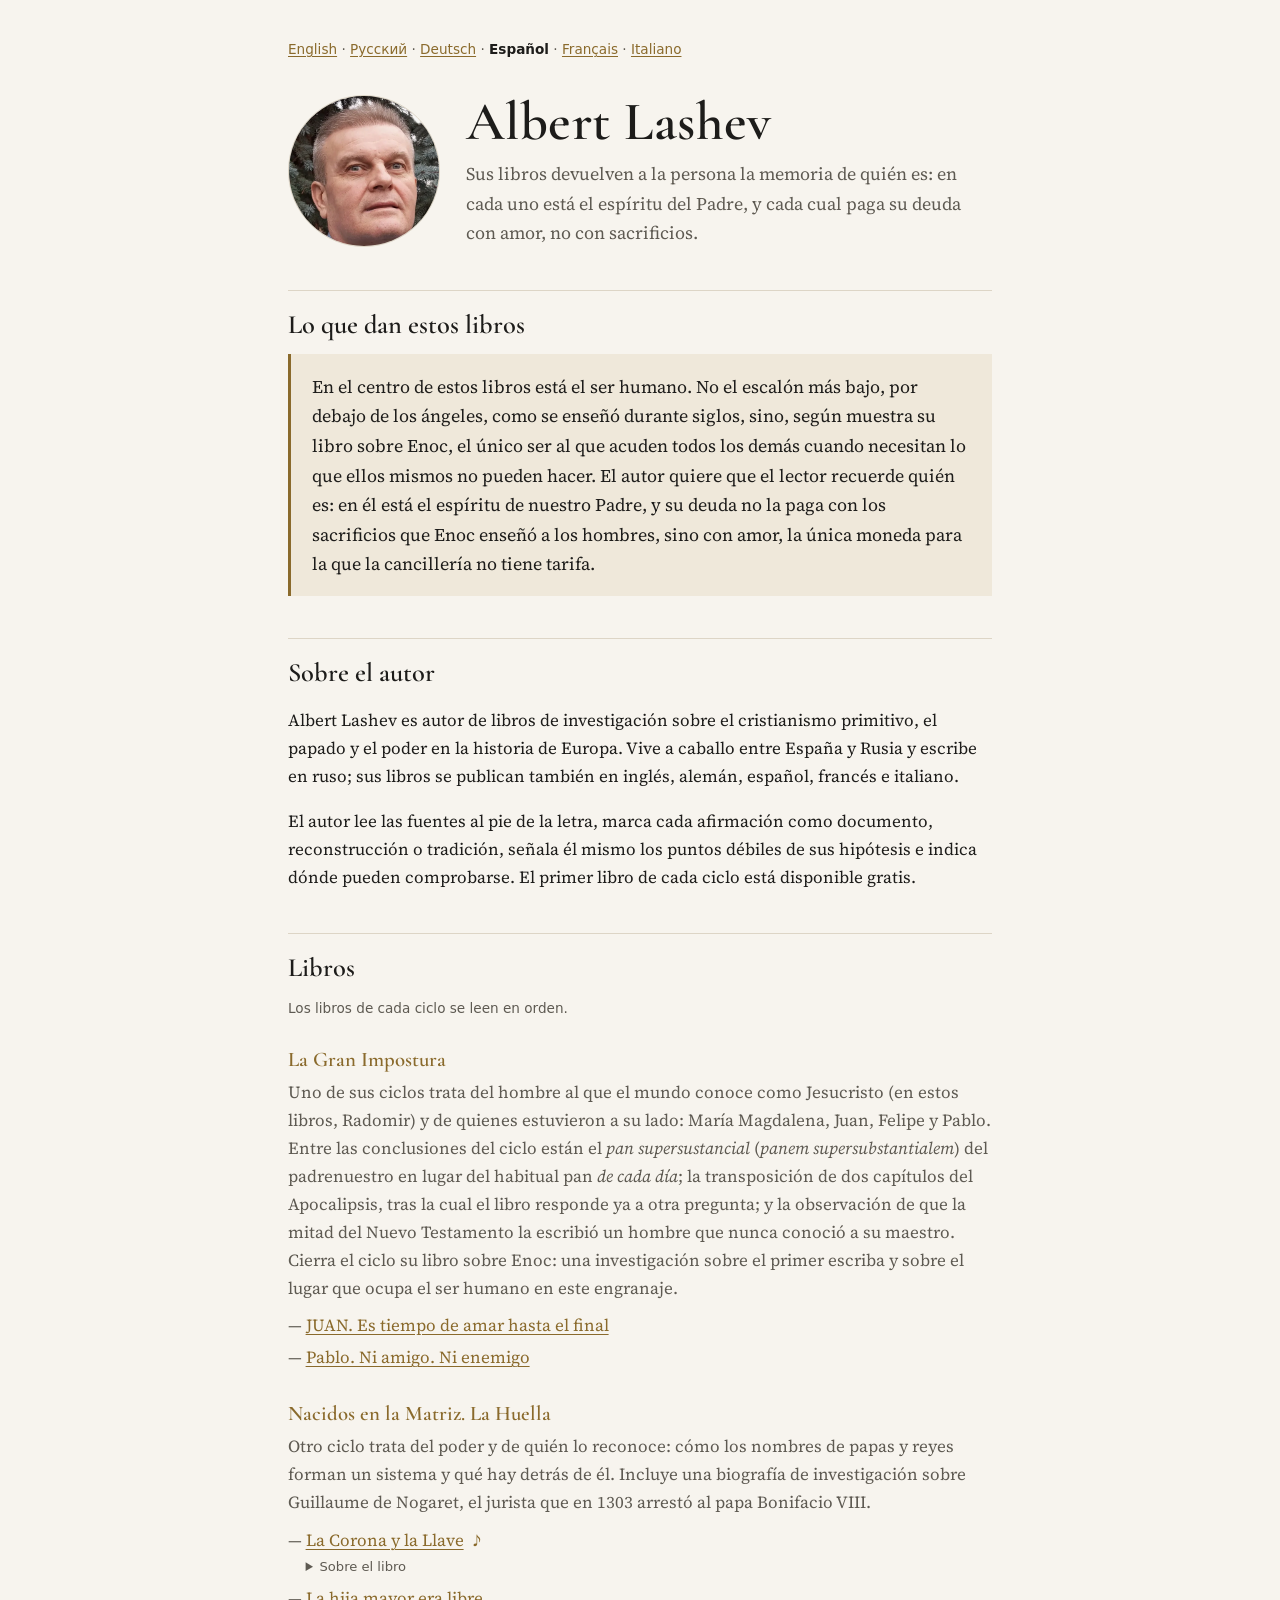
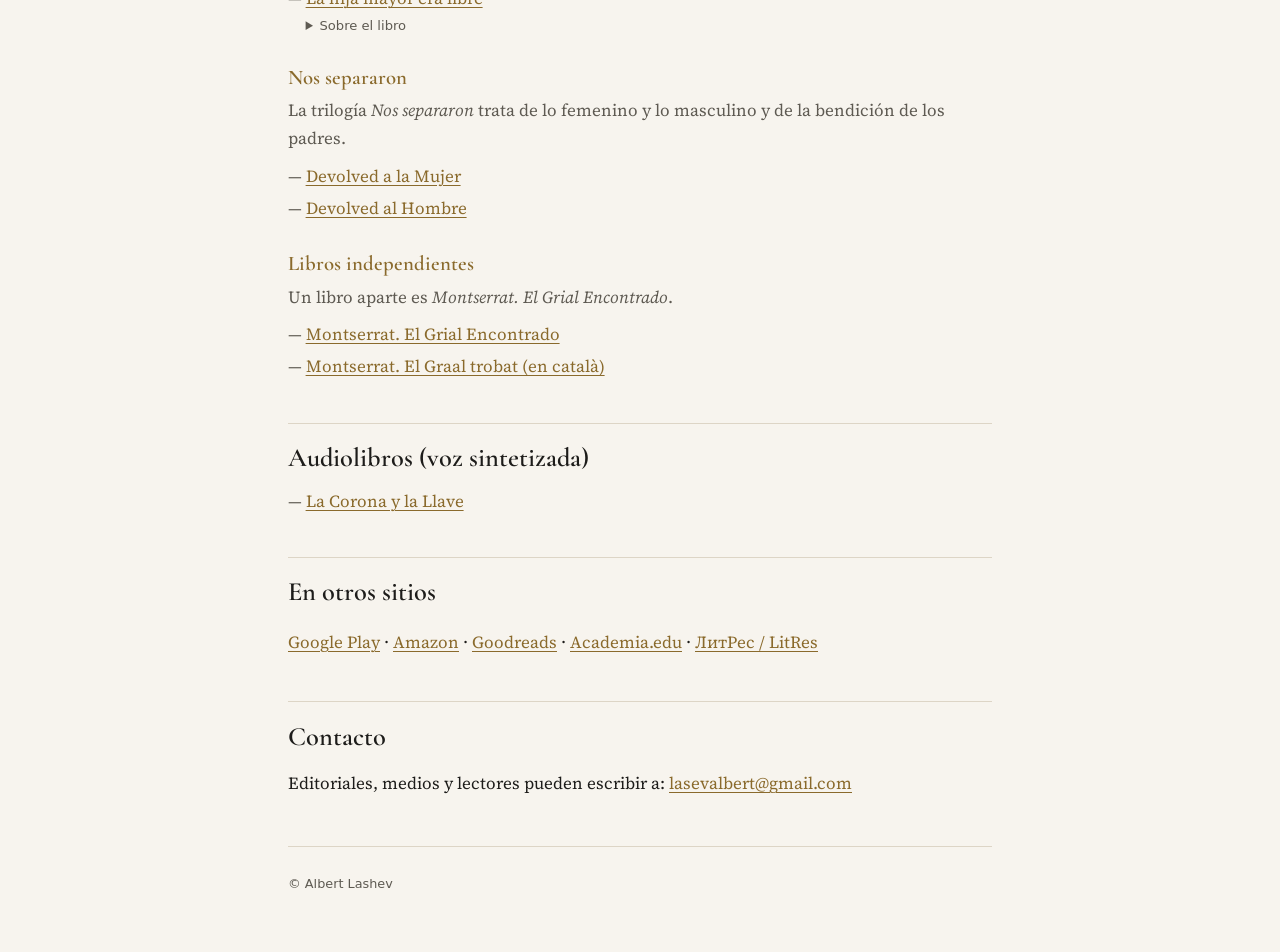
<file: docs/es/index.html>
<!doctype html><html lang="es"><head><meta charset="utf-8"><meta name="viewport" content="width=device-width,initial-scale=1">
<title>Albert Lashev</title><meta name="description" content="Albert Lashev es autor de libros de investigación sobre el cristianismo primitivo, el papado y el poder en la historia de Europa. Sus libros devuelven a la persona la memoria de quién es: en cada uno está el espíritu del Padre, y cada cual paga su deuda con amor, no con sacrificios. Vive a caballo entre España y Rusia y escribe en ruso; sus libros se publican también en inglés, alemán, español, francés e italiano. Cada afirmación que contienen está marcada como documento, reconstrucción o tradición."><link rel="alternate" hreflang="en" href="https://gottlieb-1.github.io/Gottlieb-1/"><link rel="alternate" hreflang="ru" href="https://gottlieb-1.github.io/Gottlieb-1/ru/"><link rel="alternate" hreflang="de" href="https://gottlieb-1.github.io/Gottlieb-1/de/"><link rel="alternate" hreflang="es" href="https://gottlieb-1.github.io/Gottlieb-1/es/"><link rel="alternate" hreflang="fr" href="https://gottlieb-1.github.io/Gottlieb-1/fr/"><link rel="alternate" hreflang="it" href="https://gottlieb-1.github.io/Gottlieb-1/it/"><link rel="alternate" hreflang="x-default" href="https://gottlieb-1.github.io/Gottlieb-1/"><link rel="canonical" href="https://gottlieb-1.github.io/Gottlieb-1/es/">
<link rel="preconnect" href="https://fonts.googleapis.com"><link href="https://fonts.googleapis.com/css2?family=Cormorant+Garamond:wght@500;600&family=Source+Serif+4:opsz,wght@8..60,400;8..60,600&display=swap" rel="stylesheet">
<meta property="og:type" content="profile"><meta property="og:title" content="Albert Lashev"><meta property="og:description" content="Albert Lashev es autor de libros de investigación sobre el cristianismo primitivo, el papado y el poder en la historia de Europa. Sus libros devuelven a la persona la memoria de quién es: en cada uno está el espíritu del Padre, y cada cual paga su deuda con amor, no con sacrificios. Vive a caballo entre España y Rusia y escribe en ruso; sus libros se publican también en inglés, alemán, español, francés e italiano. Cada afirmación que contienen está marcada como documento, reconstrucción o tradición."><meta property="og:url" content="https://gottlieb-1.github.io/Gottlieb-1/es/"><meta property="og:image" content="https://gottlieb-1.github.io/Gottlieb-1/og.jpg"><meta property="og:image:width" content="1200"><meta property="og:image:height" content="630"><meta property="og:image:alt" content="Albert Lashev"><meta name="twitter:card" content="summary_large_image">
<link rel="stylesheet" href="../style.css">
<script type="application/ld+json">{"@context": "https://schema.org", "@type": "Person", "name": "Albert Lashev", "alternateName": ["Альберт Лашёв", "Альберт Лашев", "Albert Lachev"], "description": "Albert Lashev es autor de libros de investigación sobre el cristianismo primitivo, el papado y el poder en la historia de Europa. Sus libros devuelven a la persona la memoria de quién es: en cada uno está el espíritu del Padre, y cada cual paga su deuda con amor, no con sacrificios. Vive a caballo entre España y Rusia y escribe en ruso; sus libros se publican también en inglés, alemán, español, francés e italiano. Cada afirmación que contienen está marcada como documento, reconstrucción o tradición.", "url": "https://gottlieb-1.github.io/Gottlieb-1/", "image": "https://gottlieb-1.github.io/Gottlieb-1/author.jpg", "jobTitle": "Author", "knowsLanguage": ["ru"], "sameAs": ["https://play.google.com/store/books/author?id=Albert+Lashev", "https://www.amazon.com/stores/Albert-Lashev/author/B0H4CRBH9K", "https://www.goodreads.com/author/show/70318898.Albert_Lashev", "https://independent.academia.edu/AlbertLashev", "https://www.litres.ru/author/albert-lashev/", "https://play.google.com/store/books/author?id=Альберт+Лашёв"]}</script></head>
<body><header><nav class="langs"><a href="../" hreflang="en">English</a> · <a href="../ru/" hreflang="ru">Русский</a> · <a href="../de/" hreflang="de">Deutsch</a> · <b>Español</b> · <a href="../fr/" hreflang="fr">Français</a> · <a href="../it/" hreflang="it">Italiano</a></nav><div class="hero"><picture><source srcset="../author.webp" type="image/webp"><img class="portrait" src="../author.jpg" width="480" height="480" alt="Albert Lashev"></picture><div><h1>Albert Lashev</h1><p class="tag">Sus libros devuelven a la persona la memoria de quién es: en cada uno está el espíritu del Padre, y cada cual paga su deuda con amor, no con sacrificios.</p></div></div></header>
<main>
<section><h2>Lo que dan estos libros</h2><blockquote>En el centro de estos libros está el ser humano. No el escalón más bajo, por debajo de los ángeles, como se enseñó durante siglos, sino, según muestra su libro sobre Enoc, el único ser al que acuden todos los demás cuando necesitan lo que ellos mismos no pueden hacer. El autor quiere que el lector recuerde quién es: en él está el espíritu de nuestro Padre, y su deuda no la paga con los sacrificios que Enoc enseñó a los hombres, sino con amor, la única moneda para la que la cancillería no tiene tarifa.</blockquote></section>
<section><h2>Sobre el autor</h2><p>Albert Lashev es autor de libros de investigación sobre el cristianismo primitivo, el papado y el poder en la historia de Europa. Vive a caballo entre España y Rusia y escribe en ruso; sus libros se publican también en inglés, alemán, español, francés e italiano.</p><p>El autor lee las fuentes al pie de la letra, marca cada afirmación como documento, reconstrucción o tradición, señala él mismo los puntos débiles de sus hipótesis e indica dónde pueden comprobarse. El primer libro de cada ciclo está disponible gratis.</p></section>
<section><h2>Libros</h2><p class="note">Los libros de cada ciclo se leen en orden.</p><section class="cycle"><h3>La Gran Impostura</h3><p class="lead">Uno de sus ciclos trata del hombre al que el mundo conoce como Jesucristo (en estos libros, Radomir) y de quienes estuvieron a su lado: María Magdalena, Juan, Felipe y Pablo. Entre las conclusiones del ciclo están el <em>pan supersustancial</em> (<em>panem supersubstantialem</em>) del padrenuestro en lugar del habitual pan <em>de cada día</em>; la transposición de dos capítulos del Apocalipsis, tras la cual el libro responde ya a otra pregunta; y la observación de que la mitad del Nuevo Testamento la escribió un hombre que nunca conoció a su maestro. Cierra el ciclo su libro sobre Enoc: una investigación sobre el primer escriba y sobre el lugar que ocupa el ser humano en este engranaje.</p><ul class="books"><li><a href="https://play.google.com/store/books/details?id=we4CEgAAQBAJ">JUAN. Es tiempo de amar hasta el final</a></li><li><a href="https://play.google.com/store/books/details?id=dsIKEgAAQBAJ">Pablo. Ni amigo. Ni enemigo</a></li></ul></section><section class="cycle"><h3>Nacidos en la Matriz. La Huella</h3><p class="lead">Otro ciclo trata del poder y de quién lo reconoce: cómo los nombres de papas y reyes forman un sistema y qué hay detrás de él. Incluye una biografía de investigación sobre Guillaume de Nogaret, el jurista que en 1303 arrestó al papa Bonifacio VIII.</p><ul class="books"><li><a href="https://play.google.com/store/books/details?id=hBfxEQAAQBAJ">La Corona y la Llave</a> <a class="aud" href="https://play.google.com/store/audiobooks/details?id=AQAAAEAGNSt1PM" title="audio">♪</a><details class="desc"><summary>Sobre el libro</summary><p>«Ningún rey de la historia se proclamó rey a sí mismo — ni se mantuvo en el trono solo con eso».</p><p>Tras cada ascenso hay un rito, y tras el rito, quien lo oficia. La corona la entrega el arzobispo, unge el sacerdote, reconoce la asamblea. «Excomunión, deposición, anatema — el reverso de la unción: la mano que alzó al trono es la misma que de él derriba».</p><p>Este libro está construido como una investigación, y no como un sermón. No parte de su propia tesis, sino de la contraria, de la hipótesis nula: «el rey es autosuficiente». Y a lo largo de todo el libro le busca confirmación en los candidatos más fuertes que conoce la historia: el conquistador, el fundador carismático, el rey de sangre antigua, el emperador que se proclamó dios, el soberano que se hizo a sí mismo Iglesia. Basta un solo caso cuya legitimidad se sostenga por sí misma, sin nada externo, y el libro queda volcado. En qué acabó la búsqueda: en la sección «Veredicto».</p><p>La primera llave está a la vista: el nombre del rey. Los reyes de Inglaterra desde la conquista normanda hasta nuestros días: «Alrededor de cuarenta reinados — y solo trece nombres para nueve siglos largos». La libre elección no se comporta así. Después de 1066, el campo Æthel- (Æthelwulf, Æthelstan, Æthelred), «noble por nacimiento, ilustre por la sangre», no se toma ni una sola vez. Por ningún rey. En mil años. Y Arturo es «el nombre quemado en cuarentena»: como rey Arturo no se llamó nadie en cinco siglos, pero el nombre se guarda celosamente en reserva; figura entre los nombres de Jorge VI, de Carlos III, del príncipe Guillermo. Dos nombres se tomaron una sola vez, Juan y Esteban, y cada uno coincidió con una catástrofe: «Con un nombre así el sistema parece quemarse — y lo retira del conjunto».</p><p>Después, a la raíz. Lia Fáil, en la colina de Tara, «la piedra que habla», daba voz bajo el rey legítimo y callaba bajo el falso. En 751 al último merovingio no lo ejecutaron: lo raparon. Para el libro, es «la desconexión del oráculo». El signo no se abolió, sino que se apropió: en lugar de la piedra, el óleo de manos de la Iglesia. En 1296 Eduardo I encajó la Piedra de Scone en la silla de la coronación. «Antes la piedra hablaba — ahora se sientan sobre ella». Y junto con el poder se reescribió la confianza: al rey por la sangre el pueblo lo llamaba padre; el rey de la Iglesia es para él un «extraño certificado».</p><p>La investigación recorre tres cambios de la instancia de reconocimiento: «Sangre y rito → dignidad y sanción → institución y constitución». Y cada vez «el cambio parecía el curso natural de las cosas, aunque era un cambio de amo». Capítulos aparte: los Capetos y la serie de dinastías caídas bajo la bendición; España, donde la limpieza de sangre, certificada por la cancillería, mató la sangre misma. En el final, la muerte del papa: el Anillo del Pescador se destruye, el trono queda vacío, la función se le calza a uno nuevo. «Hasta el hombre de blanco es un eslabón intermedio».</p><p>El método se declara de antemano: documento, reconstrucción, observación, cada cosa marcada. Allí donde se acaban las pruebas, el autor se detiene y cede la palabra al lector: «el derecho de escribir el nombre al margen le queda a él, no a nosotros». Y en el epílogo, las tres muertes del rey y una sola línea sobre lo que fue arrebatado: «Cuanto más directo el vínculo con el Existente en vida — más libre la partida en la muerte».</p><p>El libro forma parte del ciclo «Nacidos en la Matriz. La Huella»; los libros del ciclo se leen en orden. En el centro de estos libros está el ser humano: le devuelven la memoria de quién es. En cada uno está el espíritu del Padre, y el ser humano paga su deuda con amor, no con sacrificio.</p></details></li><li><a href="https://play.google.com/store/books/details?id=K8T4EQAAQBAJ">La hija mayor era libre</a><details class="desc"><summary>Sobre el libro</summary><p>La libre, en la lengua de los francos, es Francia.</p><p>Roma llamaba a Francia «la hija mayor de la Iglesia». Un título hermoso. Y muy exacto: la hija obedece. Paga. Y cuando intenta marcharse, la hacen volver.</p><p>«Este libro es una prueba de campo». El código de los nombres papales —el nombre como manual de funciones— sale a un campo ajeno. León, el negociador con la época; Gregorio, el arquitecto; Clemente, la interfaz de la fuerza externa; Inocencio, la purga; Pío, el asedio. El campo es Francia, un país «que no elegía papas, que no se sentaba en cónclaves y que durante siglos creyó que era él quien poseía Roma, y no Roma a él». Cada hecho procede de las fuentes primarias; cada afirmación lleva su marca: documento, reconstrucción sobre documentos, tradición o indicio. Si el código fuera una invención, tendría que romperse ya en el primer nudo francés.</p><p>La investigación empieza por la primera transacción. Año 751. El mayordomo de palacio Pipino, que tenía todo el ejército de los francos, pide a Roma una palabra. El papa Zacarías responde: «es mejor llamar rey a quien tiene el poder». Al último merovingio, Childerico, le cortan el cabello y lo encierran en un monasterio. En 756 llega la factura: Pipino deposita las llaves de las ciudades reconquistadas sobre la tumba de san Pedro, y así nace el Estado Pontificio. Roma dio la corona; Francia la pagó con un Estado. Los derechos sobre las tierras donadas la cancillería los apuntalaba con la «Donación de Constantino», una falsificación que en 1440 Lorenzo Valla desmenuzó letra por letra. «El cimiento es falso».</p><p>Después, los pagos, nudo tras nudo. La Navidad del año 800: la corona de manos del papa León III. Senlis, 987: el cambio de dinastía. Clermont, 1095. Anagni, 1303: la bofetada, y Guillermo de Nogaret, un nombre con el que el sistema sigue en guerra siete siglos después. El viernes 13 de octubre de 1307: el arresto de los templarios mediante paquetes sellados. Aviñón, y la pregunta de quién hizo prisionero a quién. Tres papas, una sola caja. La medalla de 1572 con la inscripción UGONOTTORUM STRAGES, «Matanza de los hugonotes». La revocación del Edicto de Nantes en 1685. El registro republicano donde el papa figura como «el ciudadano Giovanni Braschi». La corona de Napoleón. Sedán. Al final, el inventario de los antipapas y el almacén de los instrumentos que el sistema puso en juego durante trece siglos.</p><p>El libro nombra las condiciones de su propia refutación: «Este libro es una hipótesis, y una hipótesis que no indica las condiciones de su propia muerte no vale el papel sobre el que está escrita». Cinco condiciones: cinco puertas, todas abiertas. Y el inventario es universal: «Francia aquí es sólo un campo de pruebas».</p><p>Y lo principal, al final. «Hace trece siglos, un pueblo cuyo nombre significaba «libre» fue conducido a la pila bautismal y registrado como hija. La hija mayor era libre, lector». Esta tierra recibió su nombre antes que todas las pilas bautismales, «y en él no está inscrita una función, sino la libertad. Recuperar el nombre significa recordarlo. Ahora tienes el inventario. Recuerda».</p><p>El libro forma parte del ciclo «Nacidos en la Matriz. La Huella»; los libros del ciclo se leen en orden. En el centro de estos libros está el ser humano: le devuelven la memoria de quién es. En cada uno está el espíritu del Padre, y el ser humano paga su deuda con amor, no con sacrificio.</p></details></li></ul></section><section class="cycle"><h3>Nos separaron</h3><p class="lead">La trilogía <em>Nos separaron</em> trata de lo femenino y lo masculino y de la bendición de los padres.</p><ul class="books"><li><a href="https://play.google.com/store/books/details?id=nqEMEgAAQBAJ">Devolved a la Mujer</a></li><li><a href="https://play.google.com/store/books/details?id=Ap0MEgAAQBAJ">Devolved al Hombre</a></li></ul></section><section class="cycle"><h3>Libros independientes</h3><p class="lead">Un libro aparte es <em>Montserrat. El Grial Encontrado</em>.</p><ul class="books"><li><a href="https://play.google.com/store/books/details?id=R4vhEQAAQBAJ">Montserrat. El Grial Encontrado</a></li><li><a href="https://play.google.com/store/books/details?id=OZDhEQAAQBAJ">Montserrat. El Graal trobat (en català)</a></li></ul></section></section>
<h2>Audiolibros (voz sintetizada)</h2><ul class="audio"><li><a href="https://play.google.com/store/audiobooks/details?id=AQAAAEAGNSt1PM">La Corona y la Llave</a></li></ul>
<section><h2>En otros sitios</h2><p class="links"><a href="https://play.google.com/store/books/author?id=Albert+Lashev">Google Play</a> · <a href="https://www.amazon.com/stores/Albert-Lashev/author/B0H4CRBH9K">Amazon</a> · <a href="https://www.goodreads.com/author/show/70318898.Albert_Lashev">Goodreads</a> · <a href="https://independent.academia.edu/AlbertLashev">Academia.edu</a> · <a href="https://www.litres.ru/author/albert-lashev/">ЛитРес / LitRes</a></p></section>
<section><h2>Contacto</h2><p>Editoriales, medios y lectores pueden escribir a: <a href="mailto:lasevalbert@gmail.com">lasevalbert@gmail.com</a></p></section>
</main><footer><p>© Albert Lashev</p></footer></body></html>
</file>
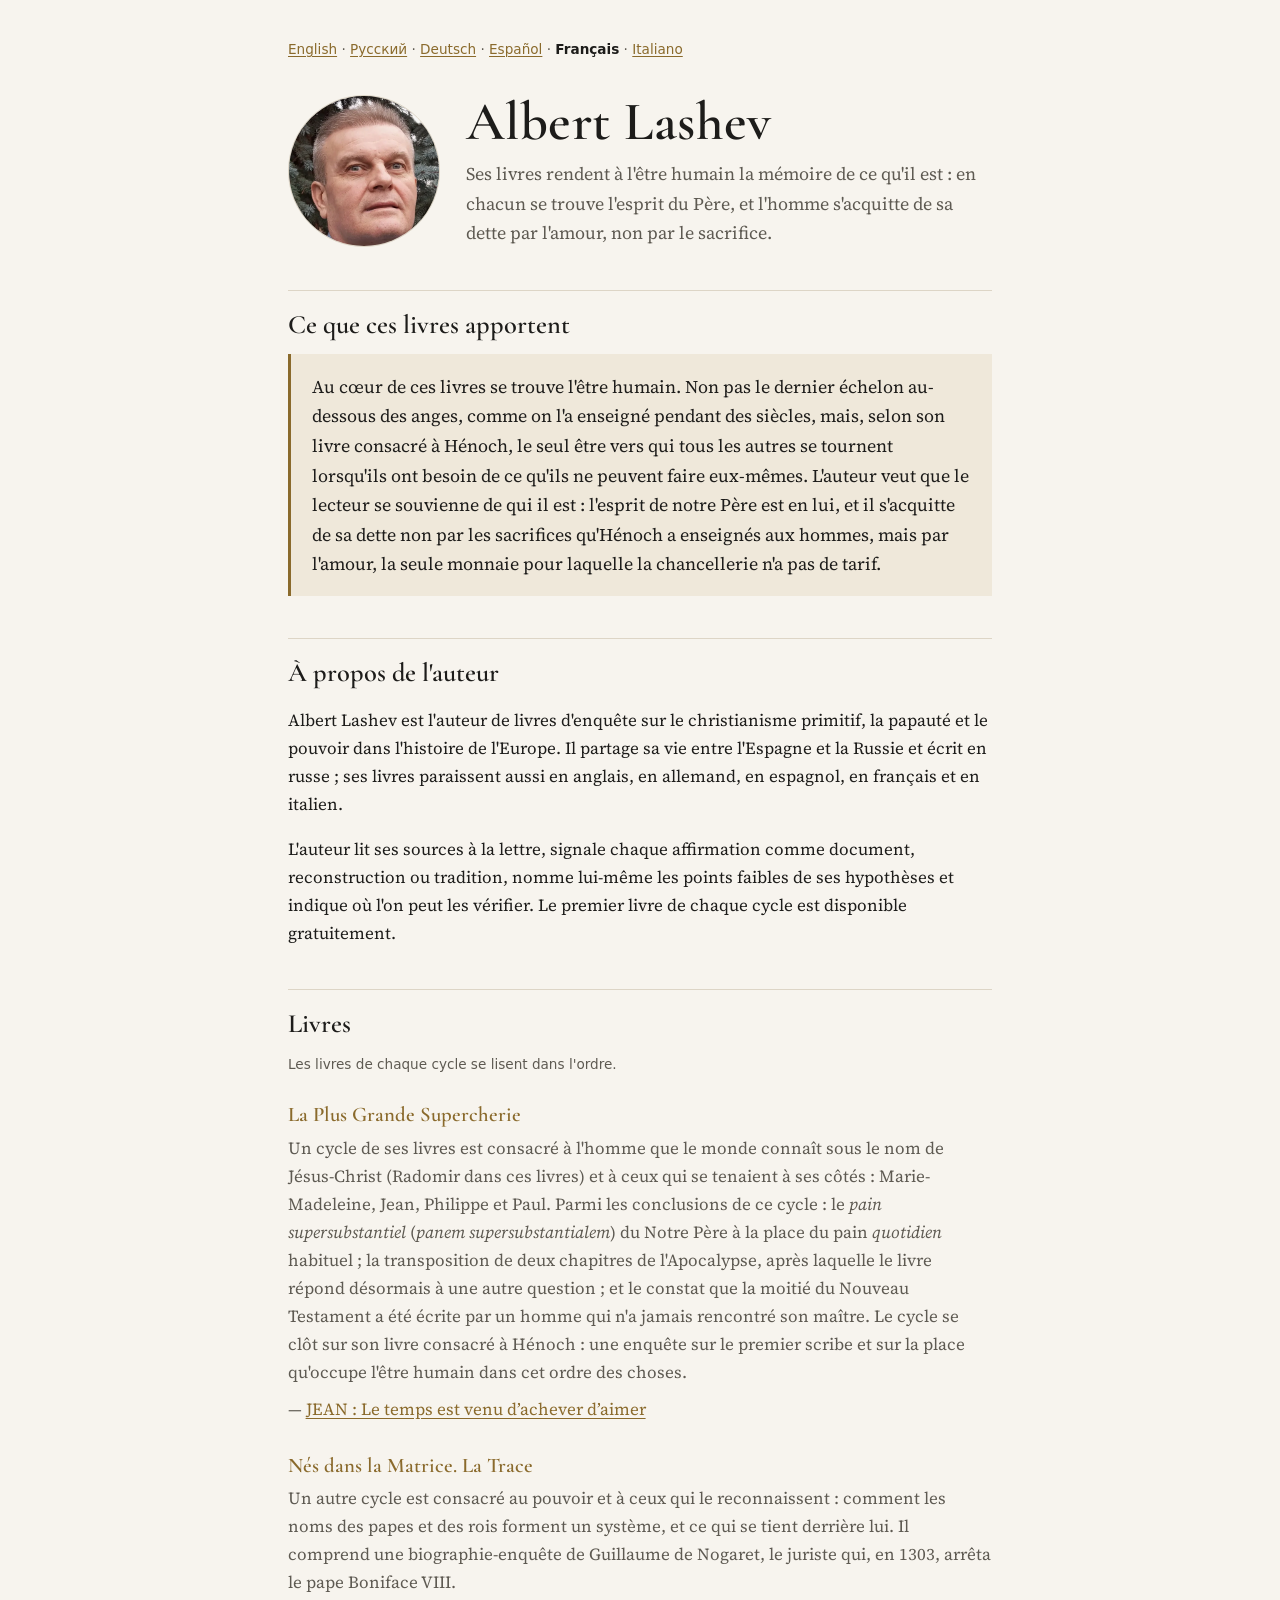
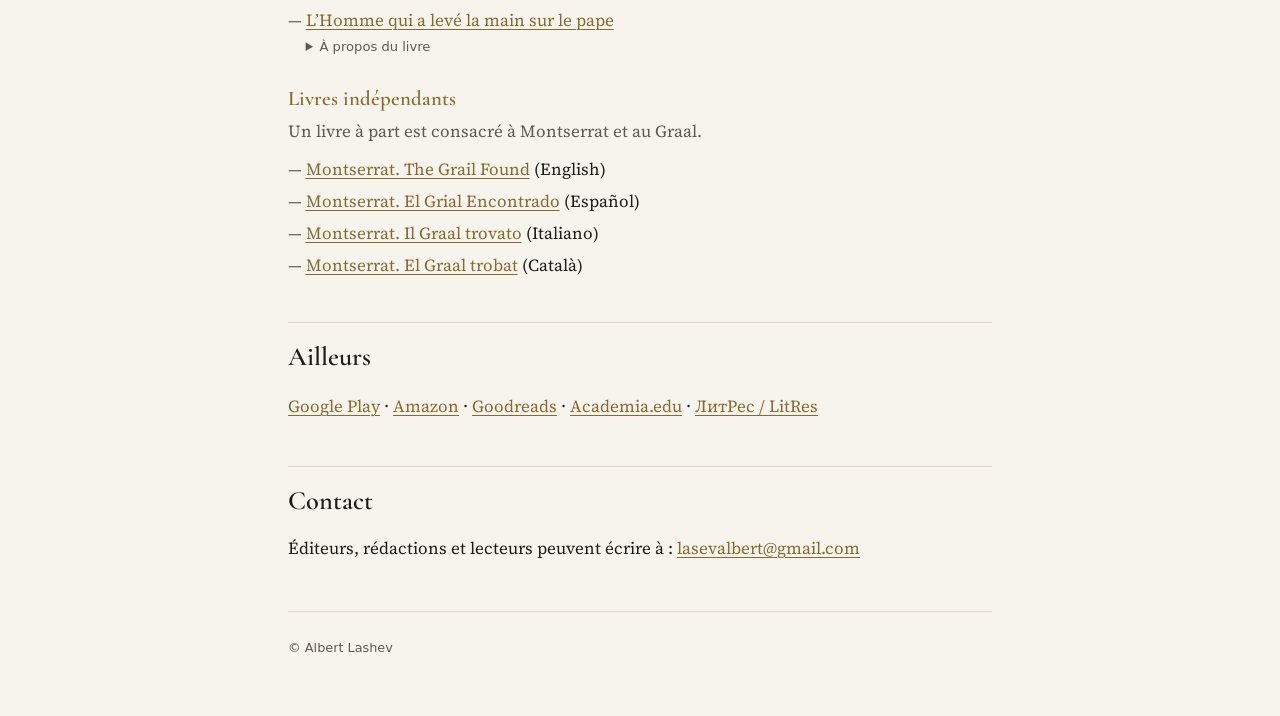
<file: docs/fr/index.html>
<!doctype html><html lang="fr"><head><meta charset="utf-8"><meta name="viewport" content="width=device-width,initial-scale=1">
<title>Albert Lashev</title><meta name="description" content="Albert Lashev est l&#x27;auteur de livres d&#x27;enquête sur le christianisme primitif, la papauté et le pouvoir dans l&#x27;histoire de l&#x27;Europe. Ses livres rendent à l&#x27;être humain la mémoire de ce qu&#x27;il est : en chacun se trouve l&#x27;esprit du Père, et l&#x27;homme s&#x27;acquitte de sa dette par l&#x27;amour, non par le sacrifice. Il partage sa vie entre l&#x27;Espagne et la Russie et écrit en russe ; ses livres paraissent aussi en anglais, en allemand, en espagnol, en français et en italien. Chaque affirmation y est signalée comme document, reconstruction ou tradition."><link rel="alternate" hreflang="en" href="https://gottlieb-1.github.io/Gottlieb-1/"><link rel="alternate" hreflang="ru" href="https://gottlieb-1.github.io/Gottlieb-1/ru/"><link rel="alternate" hreflang="de" href="https://gottlieb-1.github.io/Gottlieb-1/de/"><link rel="alternate" hreflang="es" href="https://gottlieb-1.github.io/Gottlieb-1/es/"><link rel="alternate" hreflang="fr" href="https://gottlieb-1.github.io/Gottlieb-1/fr/"><link rel="alternate" hreflang="it" href="https://gottlieb-1.github.io/Gottlieb-1/it/"><link rel="alternate" hreflang="x-default" href="https://gottlieb-1.github.io/Gottlieb-1/"><link rel="canonical" href="https://gottlieb-1.github.io/Gottlieb-1/fr/">
<link rel="preconnect" href="https://fonts.googleapis.com"><link href="https://fonts.googleapis.com/css2?family=Cormorant+Garamond:wght@500;600&family=Source+Serif+4:opsz,wght@8..60,400;8..60,600&display=swap" rel="stylesheet">
<meta property="og:type" content="profile"><meta property="og:title" content="Albert Lashev"><meta property="og:description" content="Albert Lashev est l&#x27;auteur de livres d&#x27;enquête sur le christianisme primitif, la papauté et le pouvoir dans l&#x27;histoire de l&#x27;Europe. Ses livres rendent à l&#x27;être humain la mémoire de ce qu&#x27;il est : en chacun se trouve l&#x27;esprit du Père, et l&#x27;homme s&#x27;acquitte de sa dette par l&#x27;amour, non par le sacrifice. Il partage sa vie entre l&#x27;Espagne et la Russie et écrit en russe ; ses livres paraissent aussi en anglais, en allemand, en espagnol, en français et en italien. Chaque affirmation y est signalée comme document, reconstruction ou tradition."><meta property="og:url" content="https://gottlieb-1.github.io/Gottlieb-1/fr/"><meta property="og:image" content="https://gottlieb-1.github.io/Gottlieb-1/og.jpg"><meta property="og:image:width" content="1200"><meta property="og:image:height" content="630"><meta property="og:image:alt" content="Albert Lashev"><meta name="twitter:card" content="summary_large_image">
<link rel="stylesheet" href="../style.css">
<script type="application/ld+json">{"@context": "https://schema.org", "@type": "Person", "name": "Albert Lashev", "alternateName": ["Альберт Лашёв", "Альберт Лашев", "Albert Lachev"], "description": "Albert Lashev est l'auteur de livres d'enquête sur le christianisme primitif, la papauté et le pouvoir dans l'histoire de l'Europe. Ses livres rendent à l'être humain la mémoire de ce qu'il est : en chacun se trouve l'esprit du Père, et l'homme s'acquitte de sa dette par l'amour, non par le sacrifice. Il partage sa vie entre l'Espagne et la Russie et écrit en russe ; ses livres paraissent aussi en anglais, en allemand, en espagnol, en français et en italien. Chaque affirmation y est signalée comme document, reconstruction ou tradition.", "url": "https://gottlieb-1.github.io/Gottlieb-1/", "image": "https://gottlieb-1.github.io/Gottlieb-1/author.jpg", "jobTitle": "Author", "knowsLanguage": ["ru"], "sameAs": ["https://play.google.com/store/books/author?id=Albert+Lashev", "https://www.amazon.com/stores/Albert-Lashev/author/B0H4CRBH9K", "https://www.goodreads.com/author/show/70318898.Albert_Lashev", "https://independent.academia.edu/AlbertLashev", "https://www.litres.ru/author/albert-lashev/", "https://play.google.com/store/books/author?id=Альберт+Лашёв"]}</script></head>
<body><header><nav class="langs"><a href="../" hreflang="en">English</a> · <a href="../ru/" hreflang="ru">Русский</a> · <a href="../de/" hreflang="de">Deutsch</a> · <a href="../es/" hreflang="es">Español</a> · <b>Français</b> · <a href="../it/" hreflang="it">Italiano</a></nav><div class="hero"><picture><source srcset="../author.webp" type="image/webp"><img class="portrait" src="../author.jpg" width="480" height="480" alt="Albert Lashev"></picture><div><h1>Albert Lashev</h1><p class="tag">Ses livres rendent à l'être humain la mémoire de ce qu'il est : en chacun se trouve l'esprit du Père, et l'homme s'acquitte de sa dette par l'amour, non par le sacrifice.</p></div></div></header>
<main>
<section><h2>Ce que ces livres apportent</h2><blockquote>Au cœur de ces livres se trouve l'être humain. Non pas le dernier échelon au-dessous des anges, comme on l'a enseigné pendant des siècles, mais, selon son livre consacré à Hénoch, le seul être vers qui tous les autres se tournent lorsqu'ils ont besoin de ce qu'ils ne peuvent faire eux-mêmes. L'auteur veut que le lecteur se souvienne de qui il est : l'esprit de notre Père est en lui, et il s'acquitte de sa dette non par les sacrifices qu'Hénoch a enseignés aux hommes, mais par l'amour, la seule monnaie pour laquelle la chancellerie n'a pas de tarif.</blockquote></section>
<section><h2>À propos de l'auteur</h2><p>Albert Lashev est l'auteur de livres d'enquête sur le christianisme primitif, la papauté et le pouvoir dans l'histoire de l'Europe. Il partage sa vie entre l'Espagne et la Russie et écrit en russe ; ses livres paraissent aussi en anglais, en allemand, en espagnol, en français et en italien.</p><p>L'auteur lit ses sources à la lettre, signale chaque affirmation comme document, reconstruction ou tradition, nomme lui-même les points faibles de ses hypothèses et indique où l'on peut les vérifier. Le premier livre de chaque cycle est disponible gratuitement.</p></section>
<section><h2>Livres</h2><p class="note">Les livres de chaque cycle se lisent dans l'ordre.</p><section class="cycle"><h3>La Plus Grande Supercherie</h3><p class="lead">Un cycle de ses livres est consacré à l'homme que le monde connaît sous le nom de Jésus-Christ (Radomir dans ces livres) et à ceux qui se tenaient à ses côtés : Marie-Madeleine, Jean, Philippe et Paul. Parmi les conclusions de ce cycle : le <em>pain supersubstantiel</em> (<em>panem supersubstantialem</em>) du Notre Père à la place du pain <em>quotidien</em> habituel ; la transposition de deux chapitres de l'Apocalypse, après laquelle le livre répond désormais à une autre question ; et le constat que la moitié du Nouveau Testament a été écrite par un homme qui n'a jamais rencontré son maître. Le cycle se clôt sur son livre consacré à Hénoch : une enquête sur le premier scribe et sur la place qu'occupe l'être humain dans cet ordre des choses.</p><ul class="books"><li><a href="https://play.google.com/store/books/details?id=_FUAEgAAQBAJ">JEAN : Le temps est venu d’achever d’aimer</a></li></ul></section><section class="cycle"><h3>Nés dans la Matrice. La Trace</h3><p class="lead">Un autre cycle est consacré au pouvoir et à ceux qui le reconnaissent : comment les noms des papes et des rois forment un système, et ce qui se tient derrière lui. Il comprend une biographie-enquête de Guillaume de Nogaret, le juriste qui, en 1303, arrêta le pape Boniface VIII.</p><ul class="books"><li><a href="https://play.google.com/store/books/details?id=wOD9EQAAQBAJ">L’Homme qui a levé la main sur le pape</a><details class="desc"><summary>À propos du livre</summary><p>« Guillaume de Nogaret est, dans l'histoire documentée de l'Occident, le premier coup délibéré, réfléchi, savant et de sang-froid porté au système lui-même : non contre le pape-homme et non pour le roi-homme, mais contre le mécanisme qui se tient derrière l'un et l'autre et qui produit l'un et l'autre. »</p><p>C’est ainsi que l’auteur lit cet homme — et il prévient aussitôt : « Ce ne sont pas des épithètes, mais un acte d'accusation, et le livre démontrera chaque mot. »</p><p>Le livre est conduit par deux lignes. La première — le sang : le Lauragais, les bûchers, les registres de l’Inquisition. Le grand-père, selon la conclusion de l’archiviste Dossat, est Raimond de Nogaret, serviteur de l’Église cathare dans les procès-verbaux du manuscrit toulousain 609. La maison du lignage a brûlé pour hérésie. De là vient l’homme capable d’une telle chose : « non un vengeur avec un couteau, mais un juriste avec une cicatrice à la place d'une conviction. » Le garçon sera élevé par les moines de l’ordre auquel Rome avait confié l’Inquisition : « Il apprendra leur langue, leur droit et leur Livre. » Puis « il ne leva ni épée ni bannière — il prit l'arme du système lui-même : son droit, son article, son questionnaire, son Écriture — et la retourna, la pointe vers le haut. »</p><p>La seconde ligne — « l'alliance sans contrat » avec le roi Philippe le Bel. « Le roi savait tout de son juriste — et il le prit précisément pour sa marque ». Il n’existe aucune trace de collusion dans les papiers, et l’auteur ne prétend pas l’avoir trouvée. Ce qui est démontré est autre chose : « une construction dans laquelle la collusion n'est pas nécessaire : il suffisait au roi de ne pas poser de questions, au juriste de rester indispensable. »</p><p>Depuis la fin du XIXᵉ siècle, aucune biographie ne lui a été consacrée ; en russe, il n’existait aucun livre sur lui. Les sources sont nommées une à une : Dossat, Thomas, Schmidt, Nadiras, la chronique de Ventura. « L'assemblage, lui, est nôtre : dans la littérature que je connais, personne n'a construit la structure de l'alliance, les deux morts comme deux conversions et le double motif de l'effacement. »</p><p>Puis viennent les faits. Le 7 septembre 1303, à Anagni, il entre dans la chambre du pape de Rome, le déclare hérétique et le fait mettre sous garde. Cinq semaines plus tard, Boniface VIII meurt à Rome. En moins d’un an, deux pontifes en conflit personnel direct avec le même homme, et tous deux meurent soudainement. Nogaret lui-même meurt en avril 1313, sans cause inscrite. Pas de tombe. Ses archives sont saisies par le roi dans les premières heures — « le seul cas de ce genre dans tout le Moyen Âge ».</p><p>Marigny, Flote, les Colonna, Sciarra ont été pardonnés. Lui — non. En 1875, le lignage grave dans le marbre de Marsillargues la faute de l’ancêtre. En l’an deux mille, on ne permit pas que son nom soit inscrit sur le mur de la bibliothèque de l’université où il enseignait le droit. « L'idée, on la maudit. Le témoin, on l'efface. »</p><p>C’est une enquête biographique : document, reconstruction, tradition — chacun marqué à part. Les points faibles sont nommés avant les critiques. Le livre s’ouvre la nuit sur la montagne de Montségur, où quatre hommes descendent par des cordes à la veille du bûcher, et il répond à la question de ce qu’ils ont emporté. Pas de l’or. « Ils emportèrent la vue : la capacité de voir la machine avec les yeux de celui qu'elle marque — et de lire son droit non comme une sainteté, mais comme le plan d'une arme. »</p><p>« Ce livre n'est ni un monument ni une réhabilitation. C'est une enquête. »</p><p>Le livre fait partie du cycle « Nés dans la Matrice. La Trace » ; les livres du cycle se lisent dans l’ordre. Au cœur de ces livres, il y a l’être humain : ils lui rendent la mémoire de qui il est. En chacun il y a l’esprit du Père, et l’homme s’acquitte de sa dette par l’amour, non par le sacrifice.</p></details></li></ul></section><section class="cycle"><h3>Livres indépendants</h3><p class="lead">Un livre à part est consacré à Montserrat et au Graal.</p><ul class="books"><li><a href="https://play.google.com/store/books/details?id=Ij_hEQAAQBAJ">Montserrat. The Grail Found</a> (English)</li><li><a href="https://play.google.com/store/books/details?id=R4vhEQAAQBAJ">Montserrat. El Grial Encontrado</a> (Español)</li><li><a href="https://play.google.com/store/books/details?id=QzAUEgAAQBAJ">Montserrat. Il Graal trovato</a> (Italiano)</li><li><a href="https://play.google.com/store/books/details?id=OZDhEQAAQBAJ">Montserrat. El Graal trobat</a> (Català)</li></ul></section></section>

<section><h2>Ailleurs</h2><p class="links"><a href="https://play.google.com/store/books/author?id=Albert+Lashev">Google Play</a> · <a href="https://www.amazon.com/stores/Albert-Lashev/author/B0H4CRBH9K">Amazon</a> · <a href="https://www.goodreads.com/author/show/70318898.Albert_Lashev">Goodreads</a> · <a href="https://independent.academia.edu/AlbertLashev">Academia.edu</a> · <a href="https://www.litres.ru/author/albert-lashev/">ЛитРес / LitRes</a></p></section>
<section><h2>Contact</h2><p>Éditeurs, rédactions et lecteurs peuvent écrire à : <a href="mailto:lasevalbert@gmail.com">lasevalbert@gmail.com</a></p></section>
</main><footer><p>© Albert Lashev</p></footer></body></html>
</file>
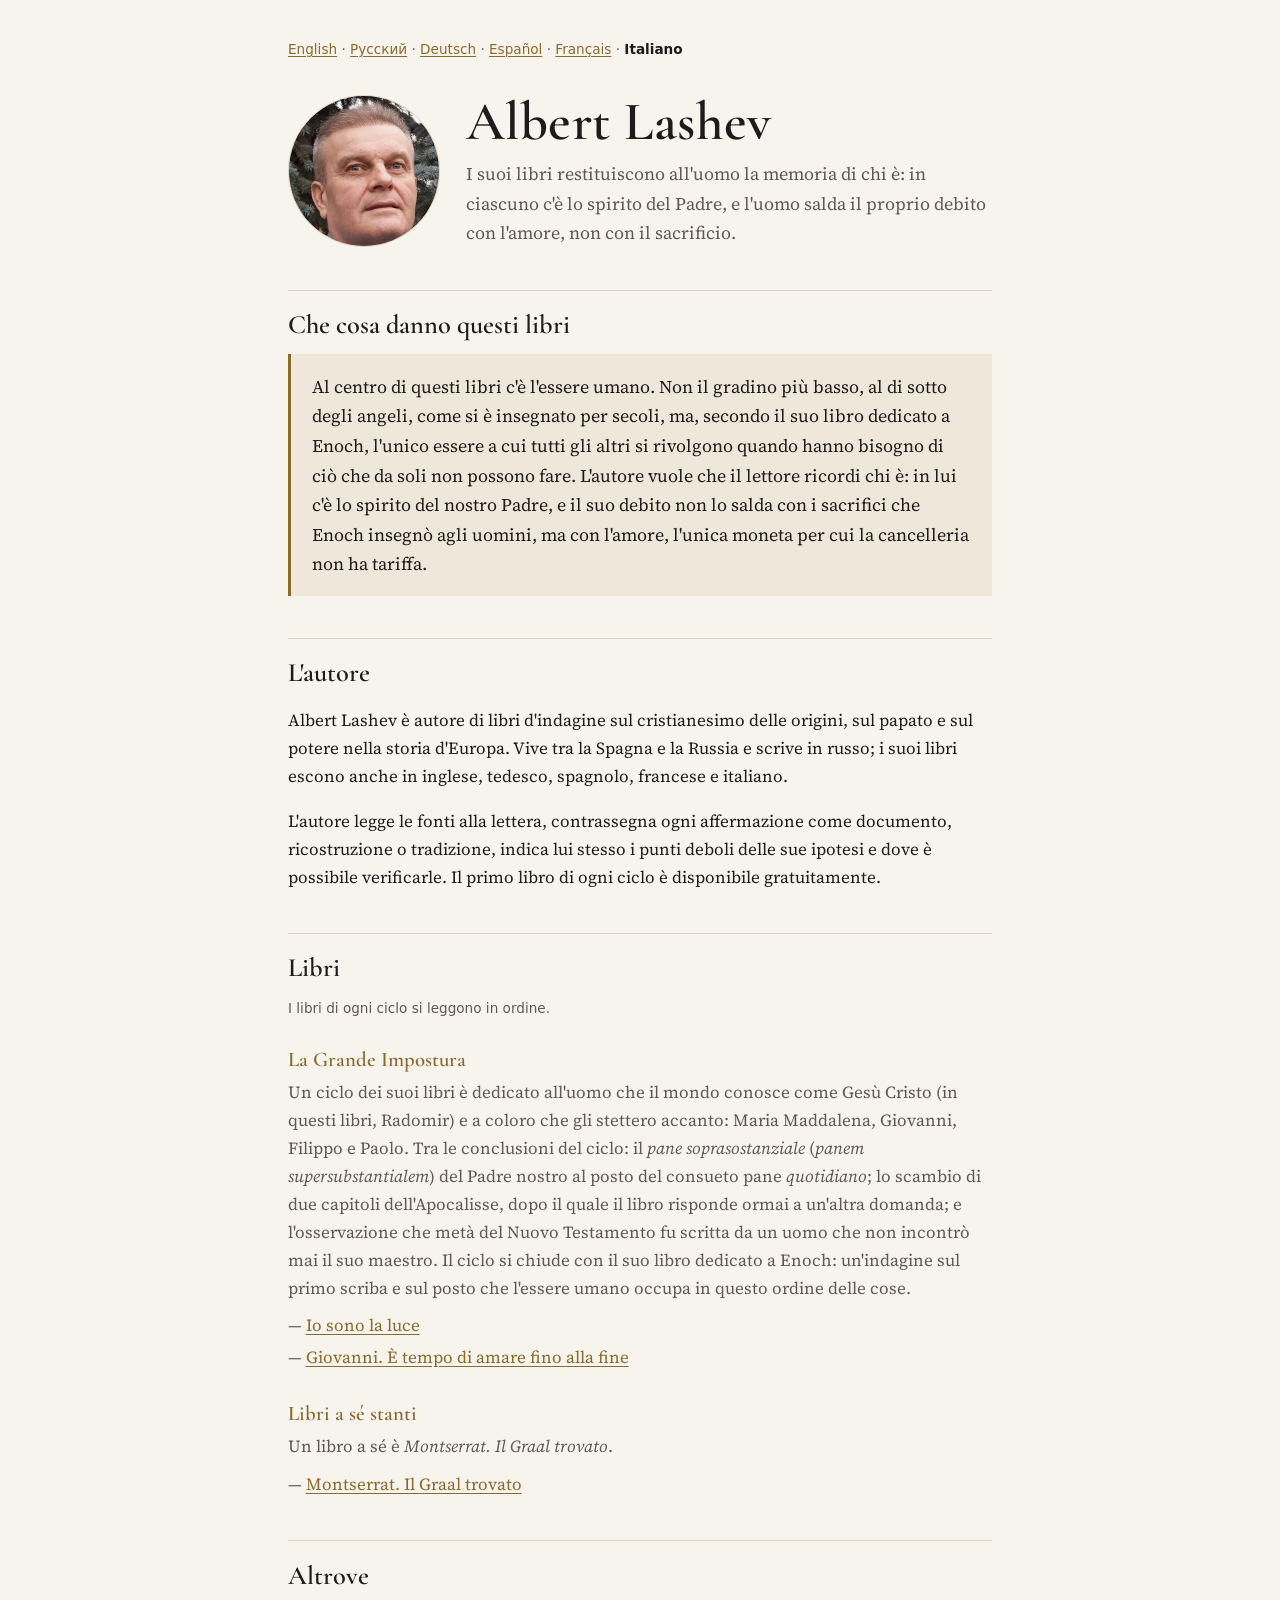
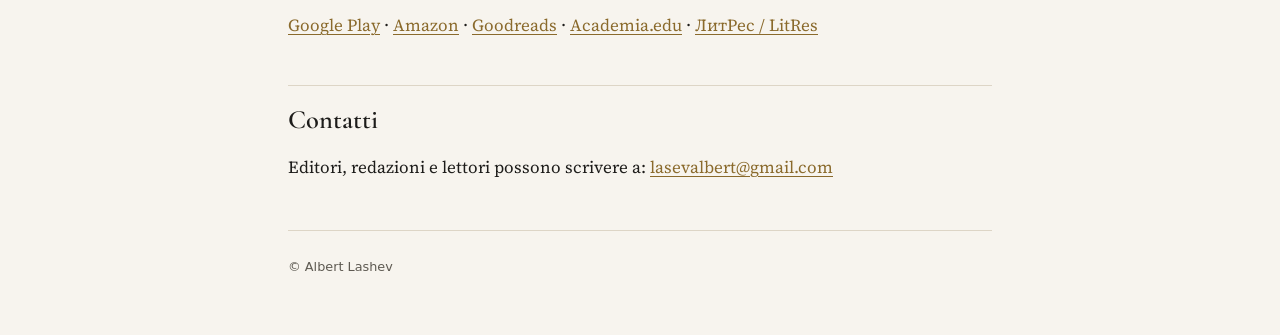
<file: docs/it/index.html>
<!doctype html><html lang="it"><head><meta charset="utf-8"><meta name="viewport" content="width=device-width,initial-scale=1">
<title>Albert Lashev</title><meta name="description" content="Albert Lashev è autore di libri d&#x27;indagine sul cristianesimo delle origini, sul papato e sul potere nella storia d&#x27;Europa. I suoi libri restituiscono all&#x27;uomo la memoria di chi è: in ciascuno c&#x27;è lo spirito del Padre, e l&#x27;uomo salda il proprio debito con l&#x27;amore, non con il sacrificio. Vive tra la Spagna e la Russia e scrive in russo; i suoi libri escono anche in inglese, tedesco, spagnolo, francese e italiano. Ogni affermazione vi è contrassegnata come documento, ricostruzione o tradizione."><link rel="alternate" hreflang="en" href="https://gottlieb-1.github.io/Gottlieb-1/"><link rel="alternate" hreflang="ru" href="https://gottlieb-1.github.io/Gottlieb-1/ru/"><link rel="alternate" hreflang="de" href="https://gottlieb-1.github.io/Gottlieb-1/de/"><link rel="alternate" hreflang="es" href="https://gottlieb-1.github.io/Gottlieb-1/es/"><link rel="alternate" hreflang="fr" href="https://gottlieb-1.github.io/Gottlieb-1/fr/"><link rel="alternate" hreflang="it" href="https://gottlieb-1.github.io/Gottlieb-1/it/"><link rel="alternate" hreflang="x-default" href="https://gottlieb-1.github.io/Gottlieb-1/"><link rel="canonical" href="https://gottlieb-1.github.io/Gottlieb-1/it/">
<link rel="preconnect" href="https://fonts.googleapis.com"><link href="https://fonts.googleapis.com/css2?family=Cormorant+Garamond:wght@500;600&family=Source+Serif+4:opsz,wght@8..60,400;8..60,600&display=swap" rel="stylesheet">
<meta property="og:type" content="profile"><meta property="og:title" content="Albert Lashev"><meta property="og:description" content="Albert Lashev è autore di libri d&#x27;indagine sul cristianesimo delle origini, sul papato e sul potere nella storia d&#x27;Europa. I suoi libri restituiscono all&#x27;uomo la memoria di chi è: in ciascuno c&#x27;è lo spirito del Padre, e l&#x27;uomo salda il proprio debito con l&#x27;amore, non con il sacrificio. Vive tra la Spagna e la Russia e scrive in russo; i suoi libri escono anche in inglese, tedesco, spagnolo, francese e italiano. Ogni affermazione vi è contrassegnata come documento, ricostruzione o tradizione."><meta property="og:url" content="https://gottlieb-1.github.io/Gottlieb-1/it/"><meta property="og:image" content="https://gottlieb-1.github.io/Gottlieb-1/og.jpg"><meta property="og:image:width" content="1200"><meta property="og:image:height" content="630"><meta property="og:image:alt" content="Albert Lashev"><meta name="twitter:card" content="summary_large_image">
<link rel="stylesheet" href="../style.css">
<script type="application/ld+json">{"@context": "https://schema.org", "@type": "Person", "name": "Albert Lashev", "alternateName": ["Альберт Лашёв", "Альберт Лашев", "Albert Lachev"], "description": "Albert Lashev è autore di libri d'indagine sul cristianesimo delle origini, sul papato e sul potere nella storia d'Europa. I suoi libri restituiscono all'uomo la memoria di chi è: in ciascuno c'è lo spirito del Padre, e l'uomo salda il proprio debito con l'amore, non con il sacrificio. Vive tra la Spagna e la Russia e scrive in russo; i suoi libri escono anche in inglese, tedesco, spagnolo, francese e italiano. Ogni affermazione vi è contrassegnata come documento, ricostruzione o tradizione.", "url": "https://gottlieb-1.github.io/Gottlieb-1/", "image": "https://gottlieb-1.github.io/Gottlieb-1/author.jpg", "jobTitle": "Author", "knowsLanguage": ["ru"], "sameAs": ["https://play.google.com/store/books/author?id=Albert+Lashev", "https://www.amazon.com/stores/Albert-Lashev/author/B0H4CRBH9K", "https://www.goodreads.com/author/show/70318898.Albert_Lashev", "https://independent.academia.edu/AlbertLashev", "https://www.litres.ru/author/albert-lashev/", "https://play.google.com/store/books/author?id=Альберт+Лашёв"]}</script></head>
<body><header><nav class="langs"><a href="../" hreflang="en">English</a> · <a href="../ru/" hreflang="ru">Русский</a> · <a href="../de/" hreflang="de">Deutsch</a> · <a href="../es/" hreflang="es">Español</a> · <a href="../fr/" hreflang="fr">Français</a> · <b>Italiano</b></nav><div class="hero"><picture><source srcset="../author.webp" type="image/webp"><img class="portrait" src="../author.jpg" width="480" height="480" alt="Albert Lashev"></picture><div><h1>Albert Lashev</h1><p class="tag">I suoi libri restituiscono all'uomo la memoria di chi è: in ciascuno c'è lo spirito del Padre, e l'uomo salda il proprio debito con l'amore, non con il sacrificio.</p></div></div></header>
<main>
<section><h2>Che cosa danno questi libri</h2><blockquote>Al centro di questi libri c'è l'essere umano. Non il gradino più basso, al di sotto degli angeli, come si è insegnato per secoli, ma, secondo il suo libro dedicato a Enoch, l'unico essere a cui tutti gli altri si rivolgono quando hanno bisogno di ciò che da soli non possono fare. L'autore vuole che il lettore ricordi chi è: in lui c'è lo spirito del nostro Padre, e il suo debito non lo salda con i sacrifici che Enoch insegnò agli uomini, ma con l'amore, l'unica moneta per cui la cancelleria non ha tariffa.</blockquote></section>
<section><h2>L'autore</h2><p>Albert Lashev è autore di libri d'indagine sul cristianesimo delle origini, sul papato e sul potere nella storia d'Europa. Vive tra la Spagna e la Russia e scrive in russo; i suoi libri escono anche in inglese, tedesco, spagnolo, francese e italiano.</p><p>L'autore legge le fonti alla lettera, contrassegna ogni affermazione come documento, ricostruzione o tradizione, indica lui stesso i punti deboli delle sue ipotesi e dove è possibile verificarle. Il primo libro di ogni ciclo è disponibile gratuitamente.</p></section>
<section><h2>Libri</h2><p class="note">I libri di ogni ciclo si leggono in ordine.</p><section class="cycle"><h3>La Grande Impostura</h3><p class="lead">Un ciclo dei suoi libri è dedicato all'uomo che il mondo conosce come Gesù Cristo (in questi libri, Radomir) e a coloro che gli stettero accanto: Maria Maddalena, Giovanni, Filippo e Paolo. Tra le conclusioni del ciclo: il <em>pane soprasostanziale</em> (<em>panem supersubstantialem</em>) del Padre nostro al posto del consueto pane <em>quotidiano</em>; lo scambio di due capitoli dell'Apocalisse, dopo il quale il libro risponde ormai a un'altra domanda; e l'osservazione che metà del Nuovo Testamento fu scritta da un uomo che non incontrò mai il suo maestro. Il ciclo si chiude con il suo libro dedicato a Enoch: un'indagine sul primo scriba e sul posto che l'essere umano occupa in questo ordine delle cose.</p><ul class="books"><li><a href="https://play.google.com/store/books/details?id=Q6DkEQAAQBAJ">Io sono la luce</a></li><li><a href="https://play.google.com/store/books/details?id=_lwDEgAAQBAJ">Giovanni. È tempo di amare fino alla fine</a></li></ul></section><section class="cycle"><h3>Libri a sé stanti</h3><p class="lead">Un libro a sé è <em>Montserrat. Il Graal trovato</em>.</p><ul class="books"><li><a href="https://play.google.com/store/books/details?id=QzAUEgAAQBAJ">Montserrat. Il Graal trovato</a></li></ul></section></section>

<section><h2>Altrove</h2><p class="links"><a href="https://play.google.com/store/books/author?id=Albert+Lashev">Google Play</a> · <a href="https://www.amazon.com/stores/Albert-Lashev/author/B0H4CRBH9K">Amazon</a> · <a href="https://www.goodreads.com/author/show/70318898.Albert_Lashev">Goodreads</a> · <a href="https://independent.academia.edu/AlbertLashev">Academia.edu</a> · <a href="https://www.litres.ru/author/albert-lashev/">ЛитРес / LitRes</a></p></section>
<section><h2>Contatti</h2><p>Editori, redazioni e lettori possono scrivere a: <a href="mailto:lasevalbert@gmail.com">lasevalbert@gmail.com</a></p></section>
</main><footer><p>© Albert Lashev</p></footer></body></html>
</file>
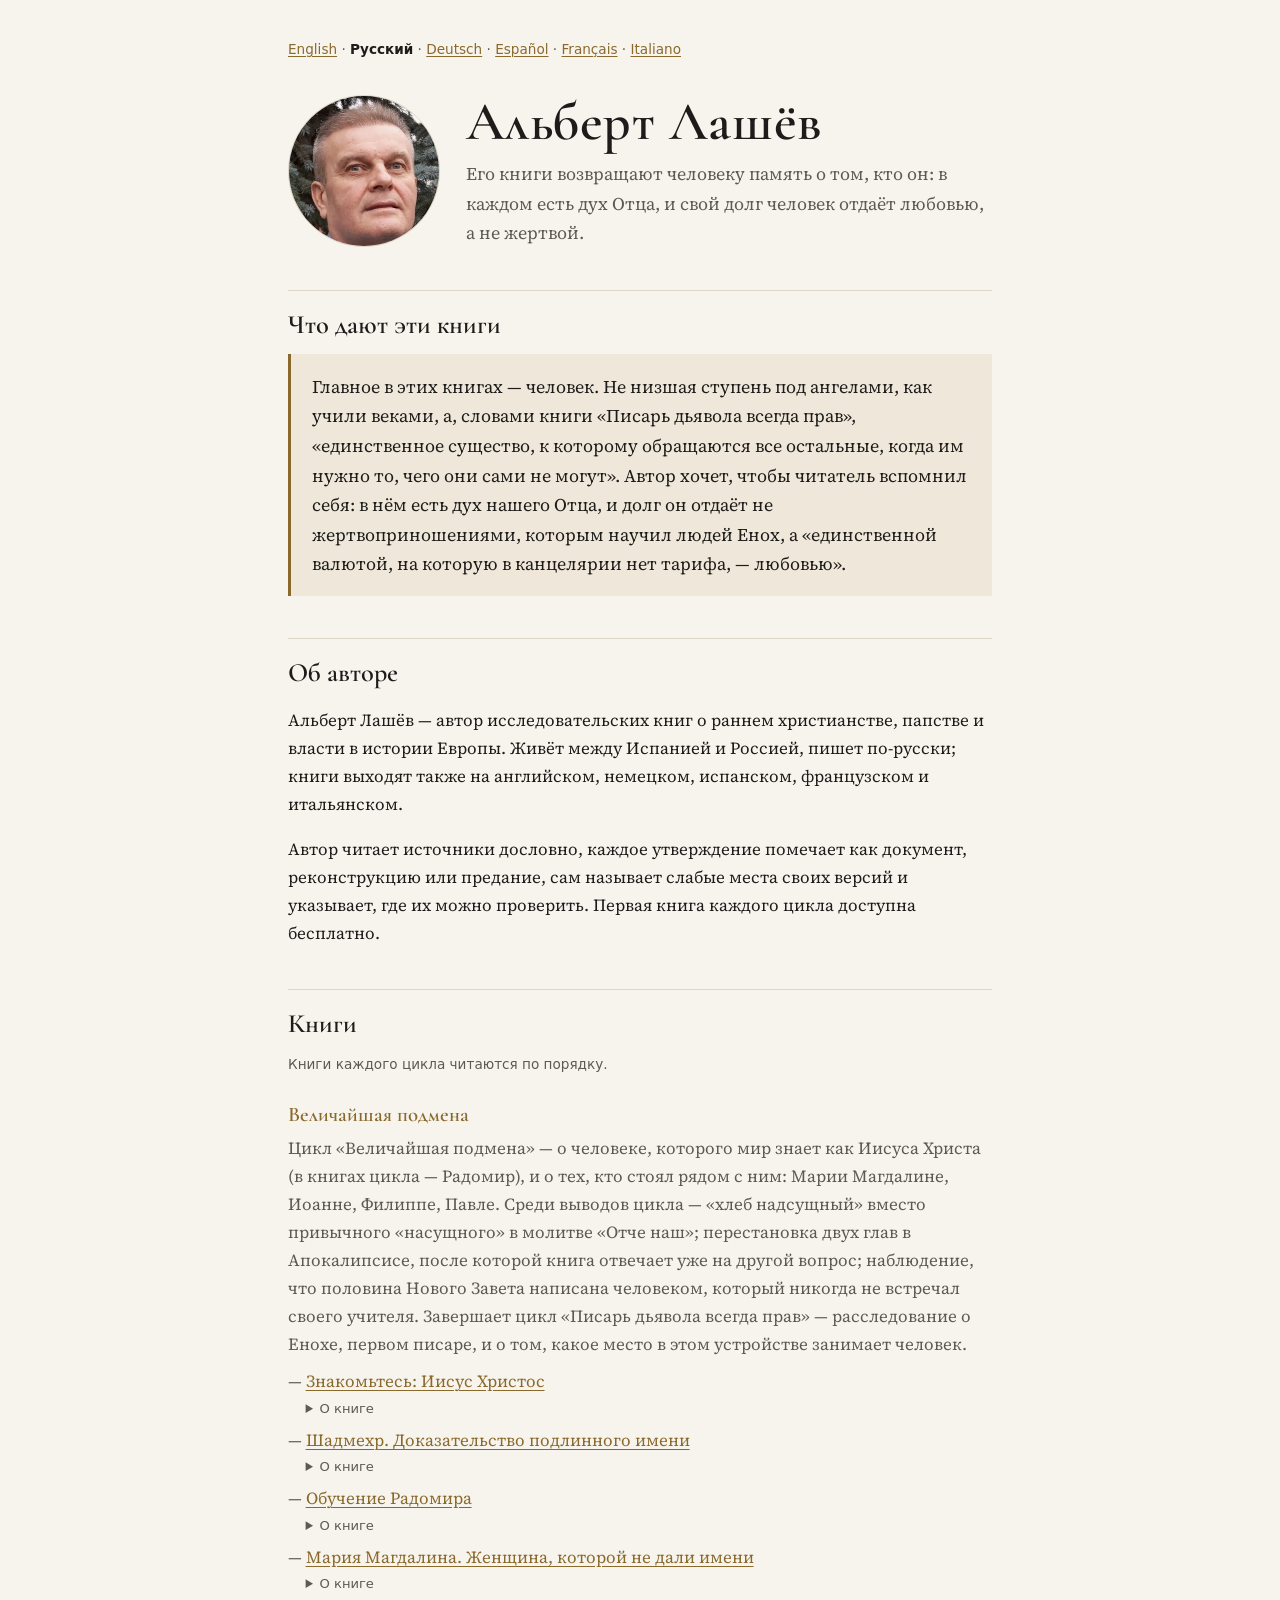
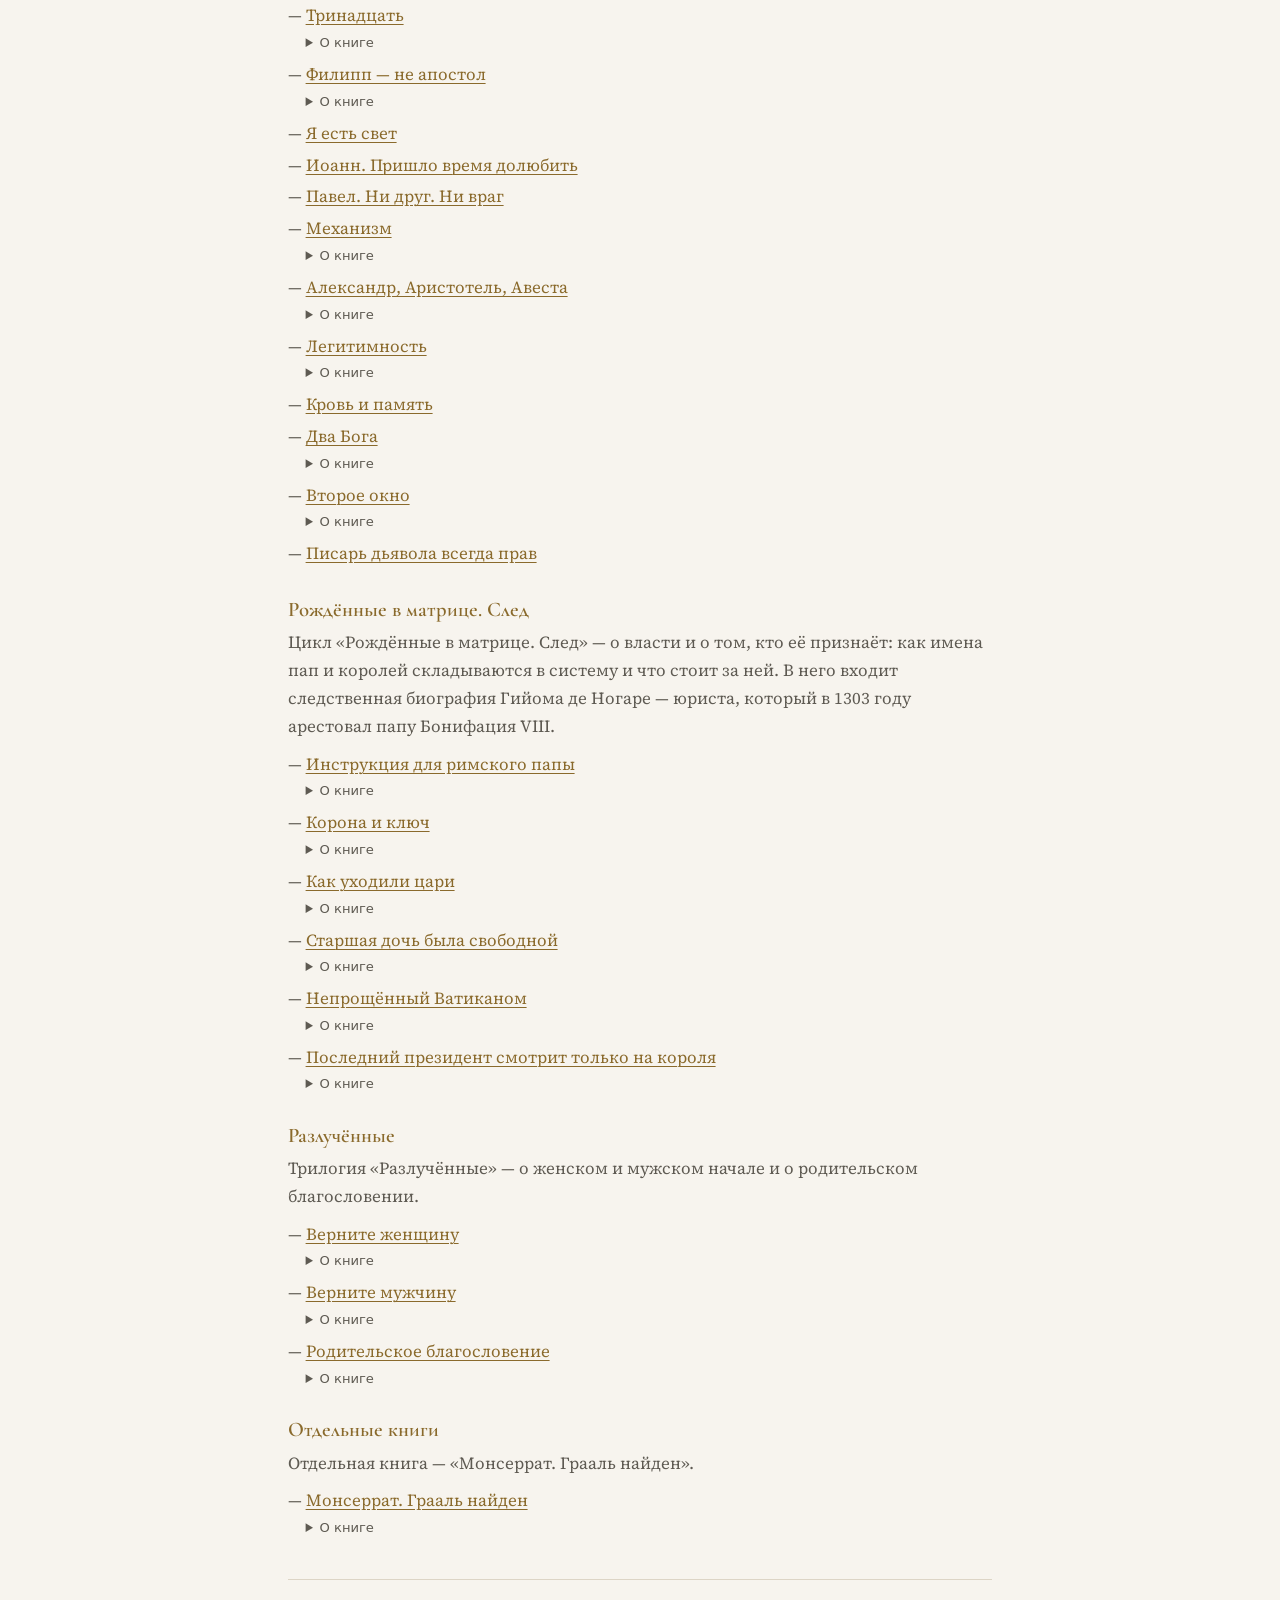
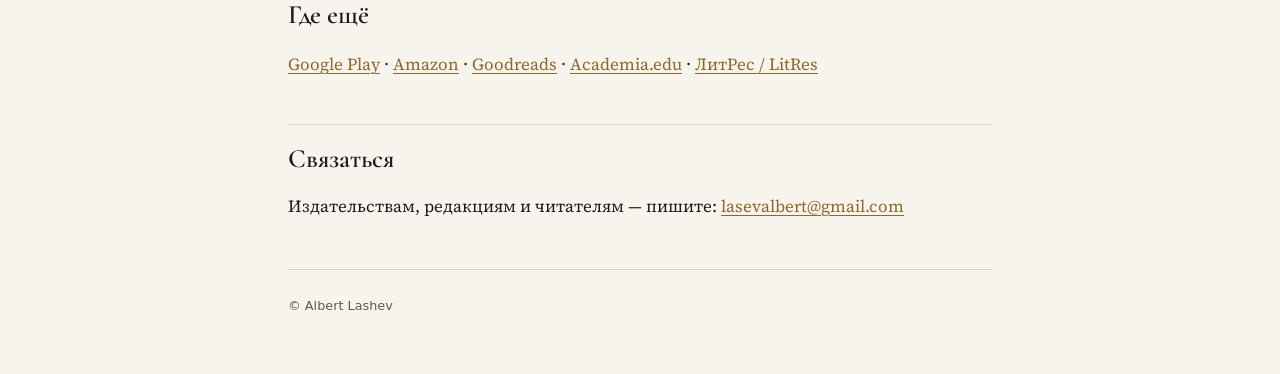
<file: docs/ru/index.html>
<!doctype html><html lang="ru"><head><meta charset="utf-8"><meta name="viewport" content="width=device-width,initial-scale=1">
<title>Альберт Лашёв</title><meta name="description" content="Альберт Лашёв — автор исследовательских книг о раннем христианстве, папстве и власти в истории Европы. Его книги возвращают человеку память о том, кто он: в каждом есть дух Отца, и свой долг человек отдаёт любовью, а не жертвой. Живёт между Испанией и Россией, пишет по-русски; книги выходят также на английском, немецком, испанском, французском и итальянском. Каждое утверждение в них помечено: документ, реконструкция или предание."><link rel="alternate" hreflang="en" href="https://gottlieb-1.github.io/Gottlieb-1/"><link rel="alternate" hreflang="ru" href="https://gottlieb-1.github.io/Gottlieb-1/ru/"><link rel="alternate" hreflang="de" href="https://gottlieb-1.github.io/Gottlieb-1/de/"><link rel="alternate" hreflang="es" href="https://gottlieb-1.github.io/Gottlieb-1/es/"><link rel="alternate" hreflang="fr" href="https://gottlieb-1.github.io/Gottlieb-1/fr/"><link rel="alternate" hreflang="it" href="https://gottlieb-1.github.io/Gottlieb-1/it/"><link rel="alternate" hreflang="x-default" href="https://gottlieb-1.github.io/Gottlieb-1/"><link rel="canonical" href="https://gottlieb-1.github.io/Gottlieb-1/ru/">
<link rel="preconnect" href="https://fonts.googleapis.com"><link href="https://fonts.googleapis.com/css2?family=Cormorant+Garamond:wght@500;600&family=Source+Serif+4:opsz,wght@8..60,400;8..60,600&display=swap" rel="stylesheet">
<meta property="og:type" content="profile"><meta property="og:title" content="Альберт Лашёв"><meta property="og:description" content="Альберт Лашёв — автор исследовательских книг о раннем христианстве, папстве и власти в истории Европы. Его книги возвращают человеку память о том, кто он: в каждом есть дух Отца, и свой долг человек отдаёт любовью, а не жертвой. Живёт между Испанией и Россией, пишет по-русски; книги выходят также на английском, немецком, испанском, французском и итальянском. Каждое утверждение в них помечено: документ, реконструкция или предание."><meta property="og:url" content="https://gottlieb-1.github.io/Gottlieb-1/ru/"><meta property="og:image" content="https://gottlieb-1.github.io/Gottlieb-1/og.jpg"><meta property="og:image:width" content="1200"><meta property="og:image:height" content="630"><meta property="og:image:alt" content="Альберт Лашёв"><meta name="twitter:card" content="summary_large_image">
<link rel="stylesheet" href="../style.css">
<script type="application/ld+json">{"@context": "https://schema.org", "@type": "Person", "name": "Albert Lashev", "alternateName": ["Альберт Лашёв", "Альберт Лашев", "Albert Lachev"], "description": "Альберт Лашёв — автор исследовательских книг о раннем христианстве, папстве и власти в истории Европы. Его книги возвращают человеку память о том, кто он: в каждом есть дух Отца, и свой долг человек отдаёт любовью, а не жертвой. Живёт между Испанией и Россией, пишет по-русски; книги выходят также на английском, немецком, испанском, французском и итальянском. Каждое утверждение в них помечено: документ, реконструкция или предание.", "url": "https://gottlieb-1.github.io/Gottlieb-1/", "image": "https://gottlieb-1.github.io/Gottlieb-1/author.jpg", "jobTitle": "Author", "knowsLanguage": ["ru"], "sameAs": ["https://play.google.com/store/books/author?id=Albert+Lashev", "https://www.amazon.com/stores/Albert-Lashev/author/B0H4CRBH9K", "https://www.goodreads.com/author/show/70318898.Albert_Lashev", "https://independent.academia.edu/AlbertLashev", "https://www.litres.ru/author/albert-lashev/", "https://play.google.com/store/books/author?id=Альберт+Лашёв"]}</script></head>
<body><header><nav class="langs"><a href="../" hreflang="en">English</a> · <b>Русский</b> · <a href="../de/" hreflang="de">Deutsch</a> · <a href="../es/" hreflang="es">Español</a> · <a href="../fr/" hreflang="fr">Français</a> · <a href="../it/" hreflang="it">Italiano</a></nav><div class="hero"><picture><source srcset="../author.webp" type="image/webp"><img class="portrait" src="../author.jpg" width="480" height="480" alt="Альберт Лашёв"></picture><div><h1>Альберт Лашёв</h1><p class="tag">Его книги возвращают человеку память о том, кто он: в каждом есть дух Отца, и свой долг человек отдаёт любовью, а не жертвой.</p></div></div></header>
<main>
<section><h2>Что дают эти книги</h2><blockquote>Главное в этих книгах — человек. Не низшая ступень под ангелами, как учили веками, а, словами книги «Писарь дьявола всегда прав», «единственное существо, к которому обращаются все остальные, когда им нужно то, чего они сами не могут». Автор хочет, чтобы читатель вспомнил себя: в нём есть дух нашего Отца, и долг он отдаёт не жертвоприношениями, которым научил людей Енох, а «единственной валютой, на которую в канцелярии нет тарифа, — любовью».</blockquote></section>
<section><h2>Об авторе</h2><p>Альберт Лашёв — автор исследовательских книг о раннем христианстве, папстве и власти в истории Европы. Живёт между Испанией и Россией, пишет по-русски; книги выходят также на английском, немецком, испанском, французском и итальянском.</p><p>Автор читает источники дословно, каждое утверждение помечает как документ, реконструкцию или предание, сам называет слабые места своих версий и указывает, где их можно проверить. Первая книга каждого цикла доступна бесплатно.</p></section>
<section><h2>Книги</h2><p class="note">Книги каждого цикла читаются по порядку.</p><section class="cycle"><h3>Величайшая подмена</h3><p class="lead">Цикл «Величайшая подмена» — о человеке, которого мир знает как Иисуса Христа (в книгах цикла — Радомир), и о тех, кто стоял рядом с ним: Марии Магдалине, Иоанне, Филиппе, Павле. Среди выводов цикла — «хлеб надсущный» вместо привычного «насущного» в молитве «Отче наш»; перестановка двух глав в Апокалипсисе, после которой книга отвечает уже на другой вопрос; наблюдение, что половина Нового Завета написана человеком, который никогда не встречал своего учителя. Завершает цикл «Писарь дьявола всегда прав» — расследование о Енохе, первом писаре, и о том, какое место в этом устройстве занимает человек.</p><ul class="books"><li><a href="https://play.google.com/store/books/details?id=lCMCEgAAQBAJ">Знакомьтесь: Иисус Христос</a><details class="desc"><summary>О книге</summary><p>«Эта история начинается не в яслях Вифлеема, а под звездным небом Каппадокии. Она продолжается не на дорогах Галилеи, а на бурных водах Босфора. И завершается не в Иерусалиме, а в сердце будущей империи».</p><p>Эта книга — не богословский трактат и не атеистическая полемика. Это расследование. Оно опирается на 127 канонических и апокрифических текстов, археологические данные, лингвистический анализ и сравнительное религиоведение — и восстанавливает подлинную биографию человека, которого знает весь мир, но почти никто не знает по-настоящему.</p><p>Христос родился не в Вифлееме, а в Каппадокии. Проповедовал не в Иерусалиме, а в Византии. Не был казнён — был спасён. И умер глубоким стариком в Кашмире, где его гробница стоит по сей день.</p><p>Книга проходит каждый этап: царское происхождение из династии Ариобарзанидов; годы учения у «белых жрецов» в Египте; проповедь на берегах Босфора; суд, заговор Пилата и тщательно спланированная инсценировка казни. Плащаница прочитана не как реликвия, а как протокол экспертизы: ткань, пыльца, изотопный след воды, которую пил этот человек. Мария Магдалина — не ученица, а царица: жена, мать его детей, бегство в Галлию и начало Меровингов.</p><p>А затем — операция, которая всё это скрыла. Императрица Елена дала новой религии сердце — Иерусалим. Евсевий Кесарийский дал ей разум и память — канон и историю. «Вместе они не просто основали государственную церковь. Они совершили величайшую подмену в истории». Вторая часть книги ведёт к Вавилону — и к вопросу, зачем понадобилось «подвинуть» рай.</p><p>«Христос» — это должностная инструкция, написанная победителями. «Радомир» — имя, данное родителями на рассвете весеннего равноденствия. Разница между ними — разница между живым человеком и богословским конструктом.</p><p>«Это история о том, что спасение может приходить не только через чудо, но и через разум, смекалку и готовность людей помочь другому вопреки обстоятельствам».</p><p>Книгой «Знакомьтесь: Иисус Христос» открывается цикл «Величайшая подмена»; книги цикла читаются по порядку. Главное в них — человек: они возвращают ему память о том, кто он. В каждом есть дух Отца, и свой долг человек отдаёт любовью, а не жертвой.</p></details></li><li><a href="https://play.google.com/store/books/details?id=ZiUCEgAAQBAJ">Шадмехр. Доказательство подлинного имени</a><details class="desc"><summary>О книге</summary><p>«Имя — это первое, что человек получает, и последнее, что у него отнимают.»</p><p>Сегодня два миллиарда людей произносят имя, которого никогда не существовало. «Иисус Христос» — греческая транслитерация распространённого арамейского имени и обрядовый титул, «помазанник». Должностная инструкция. Не имя конкретного человека из конкретного рода.</p><p>Эта книга — не богословие и не спор о вере. «Мы ищем не богословскую истину. Не откровение. Не веру.» Расследование ищет одно слово — то, которым звали человека, родившегося в I веке в Каппадокии, в семье иранского происхождения, в день весеннего равноденствия.</p><p>Ответ — ШАДМЕХР, «радость Митры». ШАД — радость. МЕХР — Митра, Бог Света и Договора: в I веке любой образованный житель Каппадокии слышал в этом слове имя Бога. Город ШАДМЕХР и сегодня стоит на карте Ирана, в провинции Хорасан Разави, и это имя носят живые люди. На другой ветви того же языкового древа оно звучит как РАДОМИР. Не заимствование — одно имя в двух языках одной семьи, как «мать» и «mother».</p><p>Затем расследование идёт по хронологии уничтожения. Три традиции хранили подлинное имя — иранская, праславянская, гностическая. Пять ударов прошли по ним с разрывом в века: канон Евсевия в IV веке, арабское завоевание Персии в VII, уход рунической системы образов в X, гражданский шрифт Петра в XVIII, реформа орфографии 1918 года, слившая МИР-покой и МIР-вселенную в одно слово. «Пять событий. У каждого своя причина. Свои исполнители. Свои мотивы. Никакой координации.» Но совокупный результат — как будто кто-то методично убирал всё, что могло помочь задать один вопрос.</p><p>Система действовала там, где могла: в текстах. «Но корень не в рукописи. Топоним не в каноне. Пыльца не в декрете.» Книга сводит независимые линии в одну точку: Страбон и святилища Митры в Каппадокии; монеты Ариобарзанидов с иранскими именами через всю эллинизацию; надгробие Пантеры из Сидона в музее Бад-Кройцнаха; имя матери — Марьям; и физические данные Плащаницы — пыльца Каппадокии и Босфора, серебро каппадокийско-византийских монетных дворов, изотопы воды Босфора.</p><p>Метод назван прямо: у каждого утверждения есть статус — доказано, реконструкция, наблюдение, предание. Что имя ШАДМЕХР было органичным для каппадокийской аристократии I века — доказано. Что его носил именно этот человек — реконструкция, и книга так и говорит. «Расследование ничего не выигрывает, выдавая вероятное за доказанное. Оно выигрывает тем, что различает.»</p><p>Каждый шаг можно пройти самому: словарь праиндоевропейских корней, музейный каталог, карта Ирана, текст Страбона. «Не соглашайтесь заранее. Проверяйте.»</p><p>«Отнимите имя — останется должность. Верните имя — вернётся человек.»</p><p>Книга входит в цикл «Величайшая подмена»; книги цикла читаются по порядку. Главное в книгах — человек: они возвращают ему память о том, кто он. В каждом есть дух Отца, и свой долг человек отдаёт любовью, а не жертвой.</p></details></li><li><a href="https://play.google.com/store/books/details?id=hSUCEgAAQBAJ">Обучение Радомира</a><details class="desc"><summary>О книге</summary><p>«Почему образованный ребёнок — ересь?»</p><p>Официальные Евангелия описывают взрослого человека: тридцать лет, Иордан, начинается служение. Что было до — двадцать с лишним лет молчания. Детство убрано. Образование убрано. Евангелие детства от Фомы, где был образованный мальчик, Ириней Лионский объявил еретическим в 180 году. «Потому что образованный ребёнок задаёт следующий вопрос: где он учился?»</p><p>Эта книга на него отвечает.</p><p>Расследование начинается с того, что нельзя убрать. В музее немецкого города Бад-Кройцнах стоит надгробие: Тиберий Юлий Абдес Пантера, лучник из Сидона, I век. Три независимые традиции, враждебные друг другу, — римская, еврейская и арабская — сохранили одно и то же имя отца. Не Иосиф. Пантера. Первое правило книги: «Враждебный свидетель важнее дружественного.» Вавилонский Талмуд и языческий философ Цельс хотели дискредитировать этого человека — и оба сохранили Египет.</p><p>Египет не был случайным убежищем. Ирод искал новорождённого наследника рода Ариобарзанидов, и семья — Марьям, управляющий Иосиф и младенец — осела в египетском Babylon, на Ниле, там, где церковь Абу-Серга стоит над древней криптой. Восемь километров до Гелиополя, где, по свидетельству Страбона, тринадцать лет учился Платон. «Платон пришёл в Гелиополь уже сложившимся философом — и получил курс. Радомир пришёл в четыре года. Он получил не курс — он получил воспитание.»</p><p>Книга восстанавливает программу жреческой школы, рассчитанную на двадцать лет: сорок две книги Гермеса Трисмегиста по свидетельству Климента Александрийского, медицину, астрономию циклов, учение о Первом Принципе — Ра-Атуме, который у Иоанна станет Логосом: «В начале было Слово». И первый урок, прежде астрономии и медицины, — Поучение Птаххотепа: «Не будь высокомерен из-за того, что ты знаешь».</p><p>Отсюда то, что потом назовут чудом. Царь Абгар писал ему: «Я слышал что ты лечишь без лекарств и трав». Отсюда притча, в которой рыбак слышит про рыбу, а философ — про Логос. «Это не харизма. Это образование.»</p><p>Затем — Кесария Каппадокийская: возвращение не путешественника, а наследника. И команда, собранная до Byzantium: Пётр и Андрей, сыновья Зеведея, мытарь Матфей, Симон Зилот, Филипп, Нафанаил. Абгар предлагал ему город и убежище — он отказал: «Всё, для чего я послан, должно быть исполнено здесь».</p><p>Эпилог называет то, что он сказал в Byzantium: «Первый Принцип доступен каждому напрямую. Без посредника. Без храма. Без платы.» И логион Фомы: «Царство внутри вас и снаружи вас».</p><p>Книга честно разделяет физические улики, задокументированные свидетельства и реконструкцию — и просит одного: «прочитать до конца прежде, чем возражать».</p><p>«Был человек. С конкретным именем. С конкретным происхождением. С конкретным образованием.»</p><p>Книга входит в цикл «Величайшая подмена»; книги цикла читаются по порядку. Главное в книгах — человек: они возвращают ему память о том, кто он. В каждом есть дух Отца, и свой долг человек отдаёт любовью, а не жертвой.</p></details></li><li><a href="https://play.google.com/store/books/details?id=pSUCEgAAQBAJ">Мария Магдалина. Женщина, которой не дали имени</a><details class="desc"><summary>О книге</summary><p>«Спроси любого человека на улице — кем была Мария Магдалина. Ответ придёт быстро: грешница, блудница, раскаявшаяся женщина у ног Христа.»</p><p>У этого образа есть точка отсчёта. Осенью 591 года Папа Григорий Первый в одной проповеди соединил трёх разных женщин Евангелий в одну блудницу. Без источников. Без доказательств. За триста лет до этого Ипполит Римский называл её Apostola Apostolorum — апостол апостолов. «Это не интерпретация — это замена.» В 1969 году Рим тихой правкой в литургическом календаре убрал её связь с грешницей. Без объяснений. «Полу-восстановление. Этого достаточно, чтобы заявить о признании ошибки. Этого мало, чтобы открыть правду.»</p><p>Расследование восстанавливает то, что было до Григория, — улика за уликой.</p><p>Её имя — не топоним, а титул. Migdal — башня. Радомир давал своим людям имена по функции: Кифа — Камень, Боанергес — Сыны Грома. Башня в этом ряду — финальный хранитель: «Тот, кто выстоит, когда крепость падёт.» Папирус 66, древнейшая полная рукопись Евангелия от Иоанна, хранит следы правки её роли уже на рубеже второго и третьего века. «Это не теория. Это палеография.»</p><p>Её положение. У Луки она названа первой, перед Иоанной, женой домоправителя Иродова; женщины круга содержали миссию «имением своим». Елей стоил около трёхсот динариев за фунт — купить его могли только богатые граждане. Магдалина была богата: она из великого рода жрецов юга Франции. Помазание — не жест нежности, а «акт жреческой власти». И «семь демонов» — это «формула прохождения посвящения, не медицинский диагноз».</p><p>Её речь — язык посвящённой. В Евангелии от Марии — восхождение души через Власти, последняя из которых имеет семь форм: семь Властей гнева. В Pistis Sophia из ста пятнадцати ключевых вопросов шестьдесят семь задаёт она, Пётр — семь. Радомир говорит ей: «Мария, ты — та, которая будет наследницей всего царства света». «Наследница. Не ученица. Не последовательница. Наследница.»</p><p>«Радомир — мужская ветвь, Каппадокия, Гелиополь. Магдалина — женская ветвь, Прованс, Анахита.» «Их союз не был романтической историей» — это соединение двух жреческих линий одной древней традиции.</p><p>Прованс. Лодка без вёсел и парусов, высадка в устье Роны. «Не беженцы.» Пещера Сент-Бом — место древнего почитания, и войдя в неё, понимаешь: «это не келья. Это зал.» Тридцать лет там — «Это не покаяние. Это служение.» Потом — перехват: в 1279 году, через тридцать пять лет после Монсегюра, Карл Второй Анжуйский «обнаружил» мощи, а в 1295-м их отдают доминиканцам. Технология ДНК существует десятилетиями — опубликованного теста костей Сен-Максимена нет. «Заголовка нет. Теста нет. Молчание.»</p><p>Дальше книга идёт туда, где кончаются документы, и говорит об этом прямо: гробницы матери, Марьям, и паттерн их сокрытия; прощание — «Мы ещё увидимся»; дети, Давид и Софа. «Север и юг. Меч и мудрость. Царь и жрица.» «Эта книга не утверждает, что знает правду. Она утверждает, что знает лучшую из доступных реконструкций.»</p><p>«Жрица. Башня. Наследница.» «Можно сжечь крепость. Нельзя сжечь то, что уже внутри.»</p><p>Книга входит в цикл «Величайшая подмена»; книги цикла читаются по порядку. Главное в книгах — человек: они возвращают ему память о том, кто он. В каждом есть дух Отца, и свой долг человек отдаёт любовью, а не жертвой.</p></details></li><li><a href="https://play.google.com/store/books/details?id=uCUCEgAAQBAJ">Тринадцать</a><details class="desc"><summary>О книге</summary><p>«Пока весь христианский мир смотрел в Иерусалим — гробница стояла тихо и ждала.»</p><p>В квартале Ханьяр старого Сринагара стоит Роза Бал. Имя похороненного — Юз Асаф, предводитель исцелённых. Первое упоминание гробницы — 112 год нашей эры. Внутренний саркофаг лежит по оси восток-запад — общеиндоевропейский обряд; поверх уложено надгробие по оси север-юг. «Кто-то намеренно скрыл подлинный обряд под мусульманским.» У могилы — каменные отпечатки стоп с отметинами; хранители сами называют их следами гвоздей. «В Кашмире нет истории распятия.»</p><p>Книга ставит вопрос, который обязана закрыть прежде всего: «Тот ли это человек?» И отвечает не верой — сопоставлением. Трёхмерная реконструкция Плащаницы: рост от 175 до 182 сантиметров, широкие плечи, иранско-анатолийский тип лица — тот же, что на монетах Ариобарзанидов. Пять описаний разных эпох, авторы которых не читали друг друга. В Кашмире умерших сжигали, а этого человека похоронили — как просветлённого или как иностранца. У озера Манасаровар на вопрос царя Шаливаханы он отвечает: Сын Бога. И добавляет: «Моя работа среди иноземцев завершена». Книга сразу оговаривает поздние рукописи этого текста и берёт его как свидетельство живой традиции. «Это не усталость. Это отчёт.» «Семь параметров. Ни одного противоречия.»</p><p>Вторая часть — о числе. «Двенадцать — это официальная версия.» «Но за каждым из этих двенадцати стоит убранное тринадцатое.» Тринадцатое созвездие, Змееносец, вынесено за скобки зодиака. Тринадцатый месяц исчез из счёта года. Магдалина — не в списке апостолов, а над ним. В Евангелии от Иуды Радомир говорит ему: «ты станешь тринадцатым». «Что делаешь — делай скорее», — сказано на Тайной вечере. Книга читает это как задание, а не как предательство. «Он не предал. Он исполнил.»</p><p>Тексты — тоже улики. Матфей пишет как финансовый реестр, Марк — как военный рапорт, Лука — как дипломатический меморандум, Иоанн — как глубинный архив. Вошедшее в канон — инструменты власти; исключённое — свидетельства. В 1945 году в Египте нашли сосуд с кожаными томами Наг-Хаммади. Их тринадцать. «Пыльца не лжёт. Тексты — тоже.»</p><p>«Радомир не собирал учеников. Он назначал офицеров.» Пути апостолов расходятся лучами из одной точки — из Byzantium, а не из Иерусалима. А последняя линия ведёт в Кашмир I века: около 100 года в Харване собирался буддийский собор Канишки, на чьих монетах рядом с Буддой стоит Митра. Махаяна учит, что природа Будды есть в каждом; Радомир — что Царство Божие внутри вас. «Один тезис, произнесённый на двух языках в одном городе в одно время.»</p><p>«Эта книга не доказывает истинность ни одной религии. Она показывает, что одна история была переписана.» «Это не вера. Это улики. Их можно проверить.»</p><p>Книга входит в цикл «Величайшая подмена»; книги цикла читаются по порядку. Главное в книгах — человек: они возвращают ему память о том, кто он. В каждом есть дух Отца, и свой долг человек отдаёт любовью, а не жертвой.</p></details></li><li><a href="https://play.google.com/store/books/details?id=1SUCEgAAQBAJ">Филипп — не апостол</a><details class="desc"><summary>О книге</summary><p>«Эта книга — о человеке, которого нет.»</p><p>От него не сохранилось ни строки, написанной его рукой. Ни исповедания веры. Ни могилы. В трёх Евангелиях из четырёх он — строка в списке. «И на этого человека, не оставившего ничего, история навесила больше, чем на любого из его товарищей: два разных евангелия под его именем, легендарные деяния, культ, гробницу, чужих дочерей и чужую кончину.»</p><p>«Мало от него — много под именем.» Это первый вопрос книги. Последний — о машине, которая такие асимметрии производит.</p><p>У Иоанна Филипп живой. Он не призван — найден: единственный из Двенадцати, кого Радомир искал сам и взял двумя словами — «иди за Мной». «Так не уговаривают случайного встречного. Так забирают того, по кого пришли.» Вифсаида — не рыбацкая деревня, а полис Юлиада с именем из дома цезаря: так говорят монета, Плиний и Иосиф Флавий. Его имя — «любящий коней», царское македонское — Радомир не менял: оно уже несло нужное. Обе реплики Филиппа стоят на одном греческом слове — «достаточно». Двести динариев не хватит. И в горнице: «покажи нам Отца, и довольно для нас». Прагматик. Привратник. Переводчик между мирами.</p><p>Что с ним сделали — по документам. Слили с диаконом Филиппом, и правка текла в одну сторону: от диакона к апостолу. Пришили чужих дочерей, чужую могилу в Иераполе, чужую кончину. Евсевий напечатал несовместимые версии о дочерях в соседних главах одного труда — «шов в одном переплёте». К 370-м годам под его именем ходили два разных евангелия. Из общей памяти вырезали целое гнездо: Нафанаил, Кана, свадьба. А свидетельство второго века говорит, что Филипп не был мучеником.</p><p>Почему — книга кладёт рядом камень и список. Плита храмовой ограды грозит смертью иноплеменнику за шаг к святыне. В списке Двенадцати у самого входа стоят двое с греческими именами. «Стена, казнящая иноплеменника, — и штат, держащий для иноплеменника дверь.» У Филиппа ни одного исповедания при исповеданиях всех остальных. «Стирать было нечего — он не исповедовал, он служил.» Он просит показать Отца и слышит: «Видевший Меня видел Отца». Книга называет его человеком старой веры: в ближнем круге он был живым опровержением мифа основания. «Такого не опровергают. Такого стирают».</p><p>Эллины пришли к нему: «он не читает им условий, не проверяет чистоты, не берёт платы». «Открыл, передал, отступил.» Отсюда критерий, который книга оставляет читателю: «тот, кто открывает и отходит, — страж; тот, кто встаёт в проём и берёт, — сборщик. Страж служит проходу. Сборщик кормится проходом.» Машина, работающая именем, стирает стражей и вешает их имена на дверь, у которой встаёт касса. Заговора книга не придумывает: «Вектор без штаба. Течение без насоса.»</p><p>Тот, кого находит расследование, — «страж старого мира, поставленный у двери, через которую послание входило в мир многих». Он держал её открытой и «ушёл, не оставив двери к самому себе». Книга возвращает ему не биографию — её никто не записал, — а должность. «Пока у двери помнят слово «страж» — касса в проёме стоит незаконно.»</p><p>«Когда в следующий раз встанешь перед чьей-то дверью к истине — к любой: к знанию, к вере, к собственной душе, — посмотри, что делает привратник. Отходит — или выставляет счёт.»</p><p>Книга входит в цикл «Величайшая подмена»; книги цикла читаются по порядку. Главное в книгах — человек: они возвращают ему память о том, кто он. В каждом есть дух Отца, и свой долг человек отдаёт любовью, а не жертвой.</p></details></li><li><a href="https://play.google.com/store/books/details?id=DSYCEgAAQBAJ">Я есть свет</a></li><li><a href="https://play.google.com/store/books/details?id=-CUCEgAAQBAJ">Иоанн. Пришло время долюбить</a></li><li><a href="https://play.google.com/store/books/details?id=xL0EEgAAQBAJ">Павел. Ни друг. Ни враг</a></li><li><a href="https://play.google.com/store/books/details?id=JyYCEgAAQBAJ">Механизм</a><details class="desc"><summary>О книге</summary><p>«У каждого преступления — орудие, место, время, исполнители.»</p><p>«Это не богословский спор. Это криминалистика.» Вопрос этой книги — не кого подменили, а как. Какие инструменты, какие люди, какая последовательность действий удерживали подмену семнадцать веков.</p><p>Орудие — одно слово. Греческое σταυρός переводят как «крест» в каждой Библии и в каждом катехизисе. Но обычный словарь — Liddell &amp; Scott, Thayer's Greek Lexicon — даёт другое: вертикальный кол, свая. У Фукидида и Ксенофонта это сваи и колья. У Иосифа Флавия — столбы казни. Судмедэксперт Фредерик Зугибе установил: угол стекания крови на Плащанице соответствует вертикально поднятым рукам. Н.А. Морозов в семитомном труде «Христос» писал «столбование» вместо «распятие». «Столб — не крест. Место — не Иерусалим.»</p><p>Место — холм с видом на гавань. Голгофа — от арамейского Гулголет, «череп». Ксеролофос, второй холм Константинополя, — буквально «сухой холм», лысый холм. Одно название в двух языках. В ранних текстах с высоты орудия казни были видны корабли в гавани. От Иерусалима до ближайшего моря — около семидесяти километров. Под Ксеролофосом — бухта Золотой Рог.</p><p>На этом холме Константин поставил свою колонну. Фундамент почти в четыре раза шире самой колонны. В основание замурованы Палладиум, топор Ноя, алебастровый сосуд Марии Магдалины, «частицы Истинного Креста». Книга читает этот список не как перечень реликвий, а как протокол освящения места. Константин замуровал память в камень. Думал, что хоронит. Оказалось — сохранил.</p><p>Исполнители — пятеро. Константин — заказчик. Евсевий Кесарийский — идеологический архитектор. Макарий — режиссёр на площадке: он выбирал, где копать, и он определял, какой крест истинный. Елена — публичное лицо: пока она «находила» святыни в Иерусалиме, Константин строил колонну в Константинополе. Иуда Кириак — реквизит легитимизации. Все пятеро канонизированы. «Иерусалимская находка была алиби для константинопольского дерева.»</p><p>Отдельная глава — о том, что операция остановить не успела. В октябре, за год до столбования, последний корабль сезона увёз из Константинополя беременную Магдалину и её старшего сына Давида. Устье Роны, кормчий с шестом, пещера Сент-Бом. Дочь София родилась уже на новой земле.</p><p>«Елена могла создать нарратив. Но не могла изменить физику.» Пыльца на ткани, изотопный след воды, геометрия фундамента, имя холма — эти улики не редактируются декретами. «Масс-спектрометр не читал Евсевия.»</p><p>Вольтер написал, что история — это ложь, с которой все согласны. Книга отвечает: «Не все.»</p><p>Книга входит в цикл «Величайшая подмена»; книги цикла читаются по порядку. Главное в книгах — человек: они возвращают ему память о том, кто он. В каждом есть дух Отца, и свой долг человек отдаёт любовью, а не жертвой.</p></details></li><li><a href="https://play.google.com/store/books/details?id=QSYCEgAAQBAJ">Александр, Аристотель, Авеста</a><details class="desc"><summary>О книге</summary><p>«Почему человек, который сровнял Фивы с землёй, не оставил гарнизона в Каппадокии?»</p><p>334 год до нашей эры. Александр Македонский переходит Геллеспонт с долгом в 1300 талантов. Имени кредитора в источниках нет. В Фивах 30 000 человек проданы в рабство. По всей Малой Азии — стратег-македонец и гарнизон: Лидия, Фригия, Киликия. В марте 333 года он входит в Мазаку, столицу Каппадокии, оставляет местного Сабикта — и уходит без гарнизона. Единственный раз за весь поход.</p><p>Эта книга — расследование одной аномалии. Она сама делит материал на три яруса: факты, косвенные улики, реконструкция автора.</p><p>Факты. Страбон видел в Каппадокии огненные храмы, где «маги вечно поддерживают огонь горящим». Имя Мазака по старо-иранской этимологии — город Мудрого Господа. Род, который Александр пощадил, — одна кровь с Ариобарзанидами.</p><p>Аристотель воспитывал Александра с тринадцати лет. По словам Мэри Бойс, он высоко чтил Зороастра и орден магов. И его же «Политика» утверждает: «Варвар и раб по природе своей — понятия тождественные». Авеста говорила обратное: «Один путь — путь Аши, Истины. Все остальные — не пути». Первый Принцип доступен каждому без посредника. «Два текста. Две системы. Они не могут существовать одновременно.»</p><p>Авеста — не молитвенник, а архив. Астрономия, медицина, история циклов — и расписание. Зороастрийская традиция ждёт трёх Саошьянтов. Н.А. Морозов, астроном Майкл Молнар и автор цикла — три метода, разные столетия — приходят к одной дате: 20 марта 6 года до нашей эры. В тот день Луна закрыла Юпитер в созвездии Овна.</p><p>Реконструкция: маги Мазаки показали Александру расчёт. После Каппадокии линия его поступков гнётся. Семья Дария после Исса — не заложники. Девяносто офицеров в Сузах женятся на персиянках. В Описе он говорит армии: «Я считаю всех людей своим народом».</p><p>Затем — кто записывал. Ежедневный журнал похода ушёл к Птолемею. Арриан, сам правитель Каппадокии, написал о марте 333 года одну строку. Единственный современный событиям источник — вавилонский астрономический дневник из храма Мардука — противоречит Арриану. Триста табличек лежат в Британском музее непереведёнными.</p><p>Смерть Александра — три необъяснённых факта: завещания нет, тело не найдено, а на востоке возникает царство Менандра Сотера, Спасителя, чей отец не назван ни в одном источнике. Вторая часть, «Тайное завещание», прослеживает три линии, которые сходятся в одной точке: восточную, западную — Ариобарзанидов Каппадокии — и финикийскую, Пантеру из Сидона.</p><p>Книга не прячет границ знания. «Было ли это так на самом деле?» — спрашивает автор. И отвечает: «Мы не знаем. Мы знаем другое.»</p><p>«Он не был пророком. Он был умным человеком, который получил знание и использовал его единственным доступным ему способом. Ушёл. И оставил огни гореть.»</p><p>Книга входит в цикл «Величайшая подмена»; книги цикла читаются по порядку. Главное в книгах — человек: они возвращают ему память о том, кто он. В каждом есть дух Отца, и свой долг человек отдаёт любовью, а не жертвой.</p></details></li><li><a href="https://play.google.com/store/books/details?id=WyYCEgAAQBAJ">Легитимность</a><details class="desc"><summary>О книге</summary><p>«Как подмена удерживалась семнадцать веков? Через какой механизм? Кто его создавал, кто обслуживал, кто финансировал?»</p><p>«Ответ — в истории власти. Не религии. Власти.»</p><p>Книга написана как расследование. Каждый тезис опирается на источники. Каждая интерпретация отделена от факта: читатель всегда знает, что доказано, а что является авторской реконструкцией.</p><p>Сначала — человек за проектом. Константин: сын армейского офицера и Елены, о которой источники расходятся — жена или наложница. В 305 году его обходят. В 306-м войска в Йорке провозглашают его августом — и он заявляет, что армия «вынудила его». Sol Invictus на монетах вплоть до 325 года. Казнь сына Криспа, затем жены Фаусты. Крещение — только на смертном одре.</p><p>Потом — человек, который написал историю. Евсевий Кесарийский был отлучён на соборе в Антиохии за поддержку арианских взглядов. Приехал в Никею, подписал символ веры, который осуждал его собственную позицию, — и стал главным историографом победившей стороны. Он же участвовал в чернении Лициния — соправителя, которому Константин обещал жизнь и которого повесил на следующий год.</p><p>Никея, 325 год. Собор проходит в летнем дворце императора. Проезд и проживание участников оплачивает Константин. Лишь двое из 318 не подписали итоговый документ. В 331 году Константин поручает Евсевию изготовить пятьдесят экземпляров Писаний. До этого единого текста под названием «Библия» не существовало. После всё, что не вошло в эти пятьдесят экземпляров, стало менее авторитетным. Не запрещённым — просто не официальным. «Мы читаем Библию, которую составил человек, отлучённый за ересь.» После Никеи ересь впервые становится государственным преступлением, и «тот, кто контролирует определение ереси, контролирует всё».</p><p>Через двадцать лет — единая иерархия от Британии до Месопотамии. Храм Гроба Господня даёт системе физическое место. «Три элемента. Три инструмента. Одна система.»</p><p>Дальше книга показывает, что схема повторяется. Карл Великий — незаконнорождённый, советник Алкуин, корона на Рождество 800 года. «Дарение Константина» — подложный документ, по которому переходили реальные земли. Тамплиеры — кредиторы королей, арестованные одновременно по всей Франции в 1307 году. «Каждый раз — рана. Нарратив. Система. Каждый раз — публичный бенефициар умирает. Институт остаётся.»</p><p>А в конце — то, что этот механизм охранял. До Никеи разные общины читали разные Евангелия: от Фомы, от Марии, от Филиппа. В них — другой Христос. «Человек, который учит. Который говорит загадками. Который имеет учеников обоих полов. Который не требует ни смерти, ни жертвы — требует понимания.»</p><p>«Механизм, который мы описываем — не принадлежит ни одной эпохе. Он воспроизводится. Это и делает историю — не архивом прошлого, а инструкцией к настоящему.»</p><p>Книга входит в цикл «Величайшая подмена»; книги цикла читаются по порядку. Главное в книгах — человек: они возвращают ему память о том, кто он. В каждом есть дух Отца, и свой долг человек отдаёт любовью, а не жертвой.</p></details></li><li><a href="https://play.google.com/store/books/details?id=iSYCEgAAQBAJ">Кровь и память</a></li><li><a href="https://play.google.com/store/books/details?id=mSYCEgAAQBAJ">Два Бога</a><details class="desc"><summary>О книге</summary><p>«Ты молишься каждый день.»</p><p>Утром, вечером, в трудную минуту. Господи, помилуй. Господи, помоги. «Ты уверен, что знаешь кому?»</p><p>Эта книга — расследование по самому открытому источнику: по Библии, прочитанной без богословских фильтров, просто как текст. Улики остались в той же книге, которую церковь объявила священной. Просто никто не просил читать внимательно.</p><p>Псалом 81: «Бог стоит в сонме богов. Среди богов судит». Есть высший Бог — и есть боги, которых он судит. Один из них — Яхве. «И он не верховный. Он подотчётный.»</p><p>Первые две главы Бытия описывают двух разных существ. В первой — только Элохим, тридцать пять раз. Он говорит, и возникает реальность: «бара», творение из ничего. Во второй — Яхве Элохим. Он лепит человека из праха — «яцар», сажает сад, ходит в прохладе дня и кричит: «Адам, где ты?» Один творит мироздание словом. Другой делает то, что может, — и мы видим разницу в масштабах деяний разных богов. В Иове 1:6-12 Сатана приходит к Яхве с отчётом и получает задание. Евсевий в IV веке объявил Яхве и Элохима одним существом. Кто не согласен — еретик.</p><p>Дальше книга идёт по линии свидетелей. Иоанн — единственный из двенадцати, кто остался у места казни. Interrogatio Iohannis — его разговор с Учителем на Тайной Вечере. В Апокалипсисе — чаши гнева, язвы, звери. Здесь — ученик на груди учителя, вопрос и ответ. Сцену, которую Апокалипсис зашифровал в звёзды, Interrogatio рассказывает прямо: «третью часть ангелов Божиих». Катары, «добрые люди», несли эту традицию до Монсегюра: 2 марта 1244 года более двухсот человек вышли из ворот добровольно, и ни один не отрёкся. Их трактат Liber de duobus principiis инквизиция разыскивала семьсот лет. В 1939 году его нашёл доминиканский монах — и опубликовал.</p><p>«Радомир нёс учение Элохима — универсального Творца, не требующего жертвоприношений.»</p><p>Последняя глава — о молитве. Радомир дал одну молитву. Первое слово в ней — не «Господи». «Отче». Перед ней он сказал: войди в комнату твою, затвори дверь, не говори лишнего. И поставил рядом с хлебом слово, которое больше не встречается ни в одном греческом документе, — ἐπιούσιος. Не только хлеб насущный — для живота, но и надсущный — пища для души.</p><p>«Текст остался. Адрес подменили.»</p><p>Книга не учит, как молиться. «Мы только открыли дверь. Войти — ты сам.»</p><p>Книга входит в цикл «Величайшая подмена»; книги цикла читаются по порядку. Главное в книгах — человек: они возвращают ему память о том, кто он. В каждом есть дух Отца, и свой долг человек отдаёт любовью, а не жертвой.</p></details></li><li><a href="https://play.google.com/store/books/details?id=syYCEgAAQBAJ">Второе окно</a><details class="desc"><summary>О книге</summary><p>«Когда мы говорим, что Логос был рождён без смешения, распят, умер и воскрес — мы не предлагаем ничего нового сверх того, что вы говорите о сынах Юпитера».</p><p>Это написал не противник христианства. Это Юстин Мученик, один из первых его защитников, — в апологии, обращённой к императору Антонину Пию. Дионис, Геракл, Персей: сходство он не отрицал. Он объяснил его дьяволом, который «предвосхитил» правду. Но Дионис был раньше. На тысячу лет. А в 186 году до нашей эры, за двести лет до Радомира, римский Сенат запретил Вакханалии по всей Италии. Тит Ливий пишет: арестовано и казнено свыше шести тысяч человек. Прямая передача традиции без государственного посредника стала государственным преступлением.</p><p>Эта книга смотрит не на одного человека, а на механику. Осирис, Заратустра, Кришна, Будда, Радомир, Мани. Не на содержание их учений — на то, в какой точке цикла каждый появился и как на него реагировала система. Ответ один: система «боролась с механикой — с традицией прямого знания, которая делала её ненужной».</p><p>Книга называет четыре шага, которыми каждый раз закрывали окно. Заблокировать прямую передачу. Убрать женщину. Превратить цикл в катастрофу. Оккупировать имя — так, что «человек, ищущий Радомира, находит Христа».</p><p>Апокалипсис прочитан заново. По-гречески это слово означает не катастрофу, а снятие покрова. Число 144 000 — двенадцать на двенадцать на тысячу. Семь печатей — семь планетарных сфер. «Радомир передал Иоанну не пророчество. Он передал ему карту».</p><p>Отдельная глава — о слове, которое две тысячи лет переводили неправильно. Иоанн 14:16: allon paraklēton. Церковь перевела paraklētos как «Утешитель» или «Святой Дух». Но allon — «другой того же рода». Если обещан другой Параклет, значит, первым был он сам. Монтан и Мани называли себя Параклетом. Обе претензии закрыли — ересью и казнью. Книга оставляет вопрос открытым: «Не мы скажем тебе. Ты узнаешь сам.»</p><p>Первый признак времени назван словами самого Радомира: «нет ничего погребённого, что не воскресло бы». Наг-Хаммади, 1945 год: крестьянин разбил кувшин. Кумран, 1947 год: пастух бросил камень в пещеру. Тексты вышли из земли буквально.</p><p>Последняя глава — о тех, кто просыпается. О людях, которые с детства чувствовали, что официальные версии не совпадают с тем, что они ощущают изнутри. Для них подлинный текст «читается не как новое знание — а как воспоминание».</p><p>«Не верь мне на слово. Ищи сам.»</p><p>«Пришло время вспомнить.»</p><p>Книга входит в цикл «Величайшая подмена»; книги цикла читаются по порядку. Главное в книгах — человек: они возвращают ему память о том, кто он. В каждом есть дух Отца, и свой долг человек отдаёт любовью, а не жертвой.</p></details></li><li><a href="https://play.google.com/store/books/details?id=hHoYEgAAQBAJ">Писарь дьявола всегда прав</a></li></ul></section><section class="cycle"><h3>Рождённые в матрице. След</h3><p class="lead">Цикл «Рождённые в матрице. След» — о власти и о том, кто её признаёт: как имена пап и королей складываются в систему и что стоит за ней. В него входит следственная биография Гийома де Ногаре — юриста, который в 1303 году арестовал папу Бонифация VIII.</p><ul class="books"><li><a href="https://play.google.com/store/books/details?id=yCYCEgAAQBAJ">Инструкция для римского папы</a><details class="desc"><summary>О книге</summary><p>«Имя папы — это не портрет человека. Это должностная инструкция».</p><p>Восьмое мая 2025 года. С балкона Святого Петра кардинал-протодьякон произносит формулу с шестью веками документированной истории: Habemus Papam. И следом — слова, которые слышали все и не расслышал никто: qui sibi nomen imposuit — который наложил на себя имя. «Наложил. Не выбрал — elegit. Не принял — assumpsit». Сама машина, в собственной древнейшей формуле, говорит о тронном имени глаголом принуждения. «Эта книга — о том, почему язык оказался честнее своих носителей».</p><p>От Петра до Льва XIV — 267 человек. Иоанн — двадцать один раз. Григорий — шестнадцать. Бенедикт — пятнадцать. Климент и Лев — по четырнадцать. Иннокентий — тринадцать. Пий — двенадцать. Семь имён покрывают сто пять понтификатов — больше трети всей истории. Последнее новое имя до 2013 года прозвучало в 913-м. «Личный выбор так себя не ведёт».</p><p>Расследование проходит линию каждого великого имени — всех носителей, без пропусков. Строгий критерий перелома отличает настоящий слом эпохи от вечного фонового кризиса. У каждого имени складывается профиль носителя. Иоанн — имя сброса: человек, «который открывает дверь, которую никто не ожидал». Григорий — архитектор порядка из хаоса. Бенедикт — хранитель механики. Климент — имя-интерфейс, лицо системы, повёрнутое к коронам: обе ликвидации собственных сетей, тамплиеров и иезуитов, совершены под этим именем. Лев выходит навстречу внешней силе. Иннокентий — имя чистки. Пий — имя осады. Несовпадения не спрятаны: короткие технические понтификаты названы запятыми, чужие ставленники под великим именем — угнанными. Каждое утверждение помечено: документ, улика, прочтение автора.</p><p>Дальше — машина. С 1059 года пап выбирают семь кардиналов, а не толпа и не клан. В 1198 году имя Иннокентий наложено коллегией на плачущего, сопротивляющегося избранника — vocantes, записано современником дословно. В 2013-м имя Франциск подсказано францисканцем — рассказано самим папой. Между этими актами восемьсот пятнадцать лет, «и механика неотличима: имя приходит извне». А корень уходит глубже Рима — к жрецам Гелиополя и к должности Pontifex Maximus, которая пережила смену богов, царств и алфавитов.</p><p>«Если код имён существует — он обязан предсказывать». Грамматика смены имён прогнана через тридцать два конклава трёх столетий: двадцать восемь попаданий, а четыре промаха легли туда, где система меняла собственный код. И в конце названо имя следующего папы — «Не пророчеством. Чтением таблицы вслух, под подпись, с открытой для проверки страницей».</p><p>Читателю остаются три инструмента: критерий перелома, детектор операторов и грамматика переходов. «Когда-нибудь — может быть, очень нескоро — вы услышите с балкона формулу с шестью веками истории: Habemus Papam… qui sibi nomen imposuit. Теперь вы знаете цену каждому её слову».</p><p>Книгой «Инструкция для римского папы» открывается цикл «Рождённые в матрице. След»; книги цикла читаются по порядку. Главное в них — человек: они возвращают ему память о том, кто он. В каждом есть дух Отца, и свой долг человек отдаёт любовью, а не жертвой.</p></details></li><li><a href="https://play.google.com/store/books/details?id=5CYCEgAAQBAJ">Корона и ключ</a><details class="desc"><summary>О книге</summary><p>«Ни один король в истории не объявил себя королём сам — и не удержался на престоле на одном этом».</p><p>За каждым восхождением стоит обряд. За обрядом — тот, кто его совершает. Корону подаёт архиепископ, помазывает священник, признаёт собрание. «Отлучение, низложение, анафема — оборотная сторона помазания: рука, что возвела на престол, та же рука и сводит с него».</p><p>Эта книга устроена как следствие, а не как проповедь. Она начинает не со своего тезиса, а с противоположного — с нулевой гипотезы: «король самодостаточен». И всю книгу ищет ей подтверждение — на самых сильных кандидатах, каких знает история: завоеватель, харизматический основатель, король древней крови, император-бог, государь, ставший сам себе церковью. Найдётся хоть один, чья законность держится сама, ни на чём внешнем, — и книга опрокинута. Чем кончился поиск — в разделе «Вердикт».</p><p>Первый ключ лежит на виду — имя короля. Короли Англии от Нормандского завоевания до наших дней: «Около сорока правлений — и всего тринадцать имён на девять с лишним столетий». Свободный выбор так себя не ведёт. После 1066 года поле имён Этель- (Этельвульф, Этельстан, Этельред), «благородный по рождению, знатный кровью», не взято ни разу. Ни одним королём. За тысячу лет. А имя Артур — «обожжённое имя на карантине»: королём Артуром за пять столетий не стал никто, но имя бережно держат в запасе — оно есть среди имён Георга VI, Карла III, принца Уильяма. Два имени взяты по одному разу — Иоанн и Стефан, — и каждое пришлось на катастрофу: «На таком имени система словно обжигается — и убирает его из набора».</p><p>Дальше — к корню. Лиа Фáйл на холме Тара, «говорящий камень», под законным королём подавал голос, под ложным молчал. В 751 году последнего Меровинга не казнили — остригли: для книги это «отключение оракула». Знак не отменили, а присвоили: вместо камня — елей из рук Церкви. В 1296 году Эдуард I вмонтировал Камень Скоуна в коронационное кресло. «Раньше камень говорил — теперь на нём сидят». А вместе с властью переписали и доверие: короля по крови народ звал отцом, а король от Церкви для него — «удостоверенный чужой».</p><p>Расследование проходит три смены инстанции признания: «Кровь и обряд → сан и санкция → институт и конституция». Каждый раз «смена выглядела естественным ходом вещей, хотя была сменой хозяина». Отдельные главы — Капетинги и ряд династий, павших под благословением; Испания, где чистота крови, заверенная канцелярией, убила саму кровь. В финале — смерть папы: кольцо Рыбака уничтожают, кресло пустеет, функцию надевают на нового. «Даже человек в белом — среднее звено».</p><p>Метод объявлен заранее: документ, реконструкция, наблюдение — каждое помечено. Там, где кончается улика, автор останавливается: «право написать имя на полях остаётся за ним, не за нами». А в послесловии — три смерти короля и одна строка о том, что было отнято: «Чем прямее связь с Сущим при жизни — тем свободнее уход в смерти».</p><p>Книга входит в цикл «Рождённые в матрице. След»; книги цикла читаются по порядку. Главное в книгах — человек: они возвращают ему память о том, кто он. В каждом есть дух Отца, и свой долг человек отдаёт любовью, а не жертвой.</p></details></li><li><a href="https://play.google.com/store/books/details?id=KicCEgAAQBAJ">Как уходили цари</a><details class="desc"><summary>О книге</summary><p>«Из тысячи лет истории вычеркнут один государь — Иван IV».</p><p>Новгород, 1862 год. Памятник «Тысячелетие России» — сто двадцать восемь фигур: князья, цари, святые, полководцы, поэты. Есть Пётр. Есть даже литовские князья, воевавшие с Москвой. Нет царя, при котором страна удвоилась: он взял Казань и Астрахань, дошёл до Сибири, создал первый Земский собор. Список фигур утверждал лично император. «Пропуск — не забывчивость художника. Пропуск — решение».</p><p>1963 год. Комиссия Михаила Герасимова поднимает плиты в Архангельском соборе Кремля. Ртуть на стограммовую навеску: у Ивана IV и у царевича Ивана — до 1333 микрограммов. У царя Фёдора нижняя граница — 3 микрограмма: естественный фон эпохи. «Одни гробницы, одна эпоха, одни лекари — а ртуть выборочна, и выборочна ровно по линии престолонаследия: отец и наследник». В 2000 году исследуют сохранившуюся косу царицы Анастасии: 4,8 миллиграмма ртути. «Шёпот 1560 года был прав».</p><p>А легенду об отце, убившем сына посохом, первым в развёрнутом виде записал иезуит Антонио Поссевино — папский легат, чьё предложение подчиниться папе Иван отверг. Череп царевича почти полностью разрушен временем. На сохранившихся волосах комиссия не нашла следов крови. Русские летописи ближайшего времени пишут одно слово: «преставися».</p><p>С этого начинается расследование, которое проходит четыре с половиной века русской истории — от Рюриковичей до Романовых. Смута — и то, как трон передали без крови. Церковная реформа XVII века — и то, как переписали небо. Петровская эпоха и новый счёт времени. Пугачёвская война 1773–1775 годов. Москва 1812 года. И 1917 год, когда не заменили царя, а упразднили само царство.</p><p>Ключ к книге — имя на римском престоле. «Имя папы — не украшение. Имя — функционал». Каждый русский узел приложен к понтификату своего времени: Сикст — строитель, Павел — разрыв, Григорий — архитектор, Климент — мягкая сделка. И каждый раз проверяется, совпадает ли способ с именем. Правила объявлены сразу: [Д] — документ, физический объект, экспертиза; [Р] — реконструкция на документах; [ПК] — предание и косвенное, на котором ничего не строится. Враждебные свидетели предпочтены дружественным. Слабые места названы раньше критиков.</p><p>За каждой датой — живые люди. Женщина, умершая от яда, пока сын был мал. Мальчик-император, выросший в одиночной камере без имени. Человек на эшафоте, которого заставили отречься от собственного имени. «Эта книга — не про схемы. Она про то, что сделали с людьми и с их памятью».</p><p>И книга не оставляет читателя с тяжестью. «Вся машина, которую мы вскрыли, держится на одном-единственном условии: жертва не должна знать». А значит, каждый, кто знает, — уже сбой этой машины. «Но память — единственное, что канцелярия убивает лишь с нашего согласия. Не давай согласия — это всё, о чём просит тебя эта книга, и это больше, чем кажется».</p><p>Книга входит в цикл «Рождённые в матрице. След»; книги цикла читаются по порядку. Главное в книгах — человек: они возвращают ему память о том, кто он. В каждом есть дух Отца, и свой долг человек отдаёт любовью, а не жертвой.</p></details></li><li><a href="https://play.google.com/store/books/details?id=PCcCEgAAQBAJ">Старшая дочь была свободной</a><details class="desc"><summary>О книге</summary><p>«Свободная на языке франков — это Франция».</p><p>Старшая дочь Церкви — так Рим называл Францию. Титул красивый. И очень точный: дочь слушается. Платит. А когда пытается уйти — её возвращают.</p><p>«Эта книга — полевые испытания». Код папских имён — имя как должностная инструкция — выходит на чужое поле. Лев — переговорщик с эпохой, Григорий — архитектор, Климент — интерфейс внешней силы, Иннокентий — чистка, Пий — осада. Поле — Франция, страна, которая «не выбирала пап, не сидела в конклавах и веками считала, что это она владеет Римом, а не Рим ею». Правила объявлены заранее: каждый факт — из первоисточников; каждое утверждение помечено — [Д] документировано, [Р] реконструкция на документах, [ПК] предание или косвенное. «Если код — наша выдумка, он обязан сломаться на первом же французском узле».</p><p>Следствие начинает с первой транзакции. 751 год. Майордом Пипин, у которого есть всё войско франков, идёт в Рим за словом. Папа Захарий отвечает: «Лучше всего называть королём того, кто имеет власть, нежели того, кто её не имеет». Последнего Меровинга, Хильдерика III, стригут в монахи. В 756-м приходит счёт: Пипин кладёт ключи от отвоёванных городов на гроб святого Петра — так рождается Папское государство. «Рим дал корону — Франция заплатила Риму государством». А права на подаренные земли канцелярия подкрепляла «Константиновым даром» — подделкой, которую в 1440 году разобрал по буквам Лоренцо Валла. «Наше расследование началось с подделанного векселя».</p><p>Дальше — платежи, узел за узлом. Рождество 800 года: корона из рук папы Льва III. Санлис, 987 год: смена династии. Клермон, 1095 год. Ананьи, 1303 год: пощёчина — и Гийом де Ногаре, имя, с которым система воюет и семь веков спустя. Пятница 13 октября 1307 года: арест тамплиеров по запечатанным пакетам. Авиньон — и вопрос, кто кого пленил. Три папы, одна касса. Медаль 1572 года с надписью UGONOTTORUM STRAGES — «Избиение гугенотов». Отмена Нантского эдикта в 1685-м. Республиканский реестр, где папа записан как «гражданин Джованни Браски». Корона Наполеона. Седан. В конце — опись антипап и хранилище инструментов, которые система пускала в ход тринадцать веков.</p><p>Книга называет условия собственного опровержения: «Эта книга — гипотеза, и гипотеза, не называющая условий своей смерти, не стоит бумаги». Пять условий — пять дверей, все открыты. И опись универсальна: «Франция здесь — только полигон».</p><p>А главное в конце. «Тринадцать веков назад народ, чьё имя означало «свободный», привели к купели — и записали в дочери. Старшая дочь была свободной, читатель». Своё имя эта земля получила раньше всех купелей, «и в нём записана не функция — свобода. Вернуть имя — значит вспомнить его. Теперь у тебя есть опись. Вспоминай».</p><p>Книга входит в цикл «Рождённые в матрице. След»; книги цикла читаются по порядку. Главное в книгах — человек: они возвращают ему память о том, кто он. В каждом есть дух Отца, и свой долг человек отдаёт любовью, а не жертвой.</p></details></li><li><a href="https://play.google.com/store/books/details?id=SScCEgAAQBAJ">Непрощённый Ватиканом</a><details class="desc"><summary>О книге</summary><p>«Гийом де Ногаре — первый в документированной истории Запада целенаправленный, осмысленный, грамотный и хладнокровный удар по самой системе: не по папе-человеку и не ради короля-человека, а по механизму, который стоит за обоими и обоих производит».</p><p>Так автор читает этого человека — и сразу предупреждает: «Это не эпитеты, а обвинительное заключение, и книга докажет каждое слово».</p><p>Книгу ведут две линии. Первая — кровь: Лораге, костры, регистры инквизиции. Дед, по выводу историка Досса, — Раймон де Ногаре, катарский служитель из протоколов тулузской рукописи 609. Дом рода горел за ересь. Отсюда человек, способный на такое: «не мститель с ножом, а юрист со шрамом вместо убеждения». Мальчика вырастят монахи ордена, которому Рим доверил инквизицию: «Он выучит их язык, их право и их Книгу». А потом «он не поднял ни меча, ни знамени — он взял её собственное оружие: её право, её статью, её опросный лист, её Писание — и развернул остриём вверх».</p><p>Вторая линия — «союз без договора» с королём Филиппом Красивым. «Король знал о своём юристе всё — и взял его именно за метку». Сговора в бумагах нет, и автор не делает вид, что нашёл его. Доказывается другое: «конструкция, при которой сговор не требуется: королю довольно было не задавать вопросов, юристу — остаться незаменимым».</p><p>Биографии Ногаре не посвящено с конца девятнадцатого века; по-русски о нём книги не было вовсе. Источники названы поимённо: Досса, Тома, Шмидт, Надирас, хроника Вентуры. «Кладка — наша: конструкцию союза, две смерти как две конверсии и двойной мотив стирания в известной мне литературе не строил никто».</p><p>А потом — факты. Седьмое сентября 1303 года, Ананьи: он входит в спальню римского папы, объявляет его еретиком и берёт под стражу. Пять недель спустя Бонифаций VIII мёртв в Риме. Меньше чем за год — два понтифика в прямом личном конфликте с одним и тем же человеком, и оба умирают внезапно. Сам Ногаре умирает в апреле 1313 года без записанной причины. Могилы нет. Архив изъят королём в первые часы — «единственный такой случай за всё Средневековье».</p><p>Простили Мариньи, Флота, Колонна, Скьярру. Его — нет. В 1875 году род высекает в мраморе Марсильярга вину предка. В двухтысячном году его имя не позволили написать на стене библиотеки в университете, где он преподавал право. «Идею проклинают. Свидетеля стирают».</p><p>Это следственная биография: документ, реконструкция, предание — помечены отдельно. Слабые места названы раньше критиков. Книга начинается ночью на горе Монсегюр, где четверо спускаются по верёвкам накануне костра, — и отвечает, что они вынесли. Не золото. «Вынесли зрение: способность видеть машину глазами того, кого она метит, — и читать её право не как святыню, а как оружейный чертёж».</p><p>«Эта книга — не памятник и не реабилитация. Это следствие».</p><p>Книга входит в цикл «Рождённые в матрице. След»; книги цикла читаются по порядку. Главное в книгах — человек: они возвращают ему память о том, кто он. В каждом есть дух Отца, и свой долг человек отдаёт любовью, а не жертвой.</p></details></li><li><a href="https://play.google.com/store/books/details?id=nycCEgAAQBAJ">Последний президент смотрит только на короля</a><details class="desc"><summary>О книге</summary><p>«Республика не завела ни слугу народа, ни наследника короля. Она завела ответчика по обязательствам».</p><p>Кто признаёт президента Соединённых Штатов? Не кто выбирает, а кто признаёт: чьим согласием держится власть человека без короны и помазания? Официальный ответ — избиратель, «Мы, народ». Автор берёт его как гипотезу в самой сильной форме — «президент самодостаточен» — и пятнадцать глав испытывает её документами.</p><p>Начало — контрольный опыт, который поставила сама история. С 1781 по 1789 год страна жила без президента. Единство, армия, дипломатия, законы — всё это прожило восемь лет без главы государства. Сломалось одно — сбор. «Конгресс Конфедерации мог просить. Не мог взять». Армия ждала жалованья месяцами, а иные — годами. Должность, учреждённая в 1787 году, родилась не из воли избирателя, а из невыплаченного долга: просили устройство платежа — учредили устройство сбора.</p><p>Дальше — улики по датам. Конвент, где избирателя как признающего отвергли голосованием, — под запись, которую Мэдисон запретил публиковать при жизни участников: она вышла через пятьдесят три года. Джексон, убивший банк одним вето. Апрель 1865-го: в день гибели Линкольна учреждена охрана — не президента, а валюты. Октябрь 1907-го: три недели вопрос «какая бумага здесь настоящая» решал один частный человек в своей библиотеке. Декабрь 1913-го: признание денег передано Федеральной резервной системе — без адреса, без выборов, без права отзыва. Хьюстон, 1960 год: у кандидата в президенты публично требуют доказать, что внешняя инстанция его не признаёт. Ноябрь 1963-го, Даллас. Убийцу книга не называет — она смотрит на другое: «Систему выдаёт то, что она бросается охранять первым».</p><p>А затем — проверка на чужих полях: десять стран, четыре материка, разные веры и языки. «Разные языки, разные веры, разные конституции, разные века принятия — устройство одно, вплоть до формулы увольнения главы банка».</p><p>Метод назван заранее, чтобы автора можно было поймать за руку. У каждого утверждения указан род улики: документ, реконструкция, косвенное свидетельство. Слабости своих доказательств автор называет раньше критиков. В «Вердикте» слово дано защите и объявлены пять условий, при которых книга считается опровергнутой. «Мы просим не веры — пересчёта».</p><p>Вердикт короткий: «Президент реален. Самодостаточным он не был ни одного дня — от векселя у колыбели до доли у входа».</p><p>Книга завершает цикл «Рождённые в матрице. След». Первая книга цикла открывалась вопросом на четыре слова: «кто признаёт короля?» За королём нашлась инстанция, за инстанцией — условия. А потом цикл пришёл в страну, которая объявила, что упразднила всю эту лестницу, — и нашёл там «признание без имени признающего».</p><p>Это не манифест и не теория заговора. «Это опись. Опись не меняет мира — она меняет зрение».</p><p>И последний вывод книги, который объясняет её название: следующая форма власти — монархия. «Должность президента исчезнет». На его место «из запаса шагнёт монархия — сохранённая, с бумагами на возвращение, с королём доработанного образца, который ничего не решает и потому не горит». «Когда все увидят, кто собирал, президента уберут — и вернут короля. Не затем, чтобы правил. Затем, чтобы снова стало не с кого спросить».</p><p>Книги цикла «Рождённые в матрице. След» читаются по порядку. Главное в них — человек: они возвращают ему память о том, кто он. В каждом есть дух Отца, и свой долг человек отдаёт любовью, а не жертвой.</p></details></li></ul></section><section class="cycle"><h3>Разлучённые</h3><p class="lead">Трилогия «Разлучённые» — о женском и мужском начале и о родительском благословении.</p><ul class="books"><li><a href="https://play.google.com/store/books/details?id=EygCEgAAQBAJ">Верните женщину</a><details class="desc"><summary>О книге</summary><p>«Она голосует. Она руководит компанией. Она летит в космос. Она подписывает законы, возглавляет армии, получает Нобелевские премии. В её паспорте написано: равна».</p><p>И при этом она не помнит, кем была.</p><p>Это расследование задаёт один неудобный вопрос: если женщина действительно была слабее и незначительнее — зачем тысячелетиями тратить столько сил на её подавление? «Слабое не подавляют. Слабое просто не замечают». Подавляют то, что опасно.</p><p>Опасен был не характер и не темперамент. Опасен был прямой доступ к знанию — без посредника, без разрешения, без института между человеком и истиной. «Она знала без разрешения». «Это и было её преступлением. Во все века. Во всех культурах».</p><p>Книга идёт по конкретным датам и документам. Дельфы: девятьсот лет цари, полководцы и философы шли к храму с самыми важными вопросами — «И отвечала им женщина». Двор царя Джанаки: Гарги Вачакнави спрашивает мудреца Яджнявалкью, «в чём это всё соткано?». Никея, 325 год: около трёхсот епископов, все мужчины. Макон, 585 год: собор всерьёз обсуждает, применимо ли к женщине латинское слово homo — человек. Рим, 591 год: одна проповедь Григория Великого сливает три евангельских образа в один — и Мария Магдалина становится раскаявшейся грешницей. Официально эту «ошибку» исправили только в 1969 году.</p><p>В Евангелии от Филиппа, найденном в 1945 году в глиняном кувшине в египетской земле, Мария из Магдалы названа не возлюбленной и не ученицей — alter ego, второе я. «Если слепой и зрячий оба сидят в темноте — между ними нет разницы. Но когда приходит свет — зрячий увидит свет, а слепой останется в темноте».</p><p>Руан, 1431 год. Жанну д'Арк сожгли не за Францию. Главное обвинение — в протоколах суда: прямой доступ к Богу без церкви. Через двадцать пять лет приговор признали недействительным. Париж, 1310 год: Маргерит Порете сожгли вместе с её книгой — в один день. Полтора года заключения она не ответила на допросах ни слова. Хильдегарда Бингенская, Юлиана Норвичская, Екатерина Сиенская, Тереза Авильская, Симона Вейль. «Одно и то же знание. Разные эпохи. Разные языки».</p><p>А когда кострами закрыть канал не удалось, система сменила метод. «Перестала жечь. Начала перенаправлять».</p><p>«Эта книга не о войне полов». И не о мужчине-виновнике: он тоже потерял — встречу, союзника, целостность. Это расследование о том, как два разных способа воспринимать реальность были намеренно разлучены. «Нас не сделали разными. Нас развели в стороны. И это расстояние — не природа. Это результат трёх тысяч лет методичной работы».</p><p>Вторая часть книги — уже не о прошлом, а о тебе. Тело, которое помнит. То, что мать передаёт ребёнку без слов. Женский круг. Четыре времени женщины. «Ты не сломана». «Сломанное чинят. Закрытое — открывают».</p><p>«Верните женщину» — это не лозунг. Это просьба вспомнить.</p><p>Книгой «Верните женщину» открывается трилогия «Разлучённые»; она читается по порядку: «Верните женщину», «Верните мужчину», «Родительское благословение». Главное в книгах — человек: они возвращают ему память о том, кто он. В каждом есть дух Отца, и свой долг человек отдаёт любовью, а не жертвой.</p></details></li><li><a href="https://play.google.com/store/books/details?id=TygCEgAAQBAJ">Верните мужчину</a><details class="desc"><summary>О книге</summary><p>«Он умирает на восемь–десять лет раньше той, кого якобы победил. Он уходит из жизни добровольно в три-четыре раза чаще. Его сердце изнашивается первым. К сорока годам у него почти не остаётся друзей. Победитель так не выглядит. Так выглядит расходный материал».</p><p>Эта книга задаёт три других вопроса — самых главных в любом расследовании. Кому это было выгодно. Кто был инициатором. И какова финишная цель.</p><p>Расследование начинается с неба. В любом пантеоне древности — греческом, египетском, индийском, славянском — небо было двуполым. Зевс и Гера, Осирис и Исида, Шива и Шакти, Перун и Макошь. И всюду одно правило: «судьба, истина и нить везде были женскими. Логика, форма и гром — мужскими». Никто не путал одно с другим.</p><p>Потом половину чертежа стёрли — и книга идёт по документам. Таблички Угарита, найденные в 1928 году. Надписи VIII века до нашей эры на сосудах из Кунтиллет-Ажруда: «Я благословил тебя Яхве Самарийским и его Ашерой». Реформа царя Иосии: Ашеру вынесли из Храма и сожгли у потока Кедрон. Еврейское «руах» — дух — было женского рода; в греческом стало средним, в латыни — мужским. Эфес, 431 год: Марию провозглашают Богородицей. Оранж, 441 год: запрещают рукополагать диаконис. 1139 год: Второй Латеранский собор окончательно закрепляет на Западе целибат.</p><p>Функции богинь никуда не делись — их переложили на мужчину. Утешение, милосердие, хранение очага. А его собственное — ось, форма, защита живого, прямое отцовство смысла — заняла система. И переопределила: «не служение — служба. Не защита живого — захват чужого. Не мастер — солдат».</p><p>«Представьте кузнеца, которого заставили прясть, — а кузница тем временем остыла».</p><p>Вопрос римского права — cui bono, кому выгодно — книга задаёт без подозрений, по ведомости. «Кому выгодно? Тому, кто продаёт посредничество». У отца семейства отняли его домашнее священство, у мужчины — его дело, его круг, его слёзы. Дальше — «Домострой», прочитанный, а не пересказанный. Умирающий флорентиец Лоренцо Альберти, для которого главным делом жизни было довести сыновей до достойных людей. Мужской круг, который держится не на разговоре лицом к лицу, а на общем деле — плечом к плечу. И отдельная глава о том, что в этой подмене потеряла она.</p><p>«Мужчину не возвысили. Мужчину перепрофилировали. У него отняли его дело — и нагрузили чужим».</p><p>Целью был не мужчина и не женщина. «Целью была встреча. Чтобы её не было».</p><p>Последняя глава — не советы. «Советы дают чужому. Своему — напоминают». Вспомни своё тело. Своё дело. Своё плечо. Что ты отец. Что можешь благословлять. Вспомни её. «Вернуть мужчину — значит вернуть женщине берег».</p><p>«Верните мужчину» — это не лозунг. Это вторая половина одной и той же просьбы.</p><p>Трилогия «Разлучённые» читается по порядку: «Верните женщину», «Верните мужчину», «Родительское благословение». Главное в книгах — человек: они возвращают ему память о том, кто он. В каждом есть дух Отца, и свой долг человек отдаёт любовью, а не жертвой.</p></details></li><li><a href="https://play.google.com/store/books/details?id=ZygCEgAAQBAJ">Родительское благословение</a><details class="desc"><summary>О книге</summary><p>«От члена моего члена ты рождён. От сердца моего ты рождён. Ты — я сам, называемый сыном. Живи сто осеней».</p><p>Так три тысячи лет назад отец говорил над новорождённым в древнеиндийском обряде рождения. Дышал ему на лоб — как мать-корова обнюхивает телёнка. Трижды говорил в ухо: «Речь, речь, речь». А потом отдавал ребёнка матери — к груди.</p><p>Сегодня благословение роняют на свадьбах как вежливость. Эта книга проверяет обратное: когда-то это было самым сильным действием, какое один человек мог совершить над другим. «Это слово, которое делает то, что говорит».</p><p>Благословение вкладывало три вещи: принадлежность, силу, место. И благословлял не один человек — двое. Мать даёт принадлежность: ты из моего тела, ты желанен. Отец — имя, место и направление: вот твой род, вот куда ты растёшь, стань, превзойди. Двое внизу — по образу двоих вверху: Неба-Отца и Земли-Матери, от Ирландии до Индии.</p><p>Насколько это было реально? Настолько, что его крали. Иаков надевает козьи шкуры, слепой Исаак благословляет не того сына — и отменить уже не может. Исав плачет: «неужели одно у тебя благословение, отец мой? благослови и меня». А на Руси ребёнок с малых лет просил: «Мамочка, я ложусь спать, благослови». И народ говорил: «Родительское благословение в огне не горит, в воде не тонет».</p><p>Это не суеверие. Это технология. Книга разбирает обряд по жестам — и спрашивает науку. Запах матери синхронизирует мозг младенца: в 2021 году это записали двойной ЭЭГ. Голос матери зажигает в мозге ребёнка несколько систем сразу, даже если слова бессмысленны. Медленное касание высвобождает окситоцин и снижает кортизол. Мета-анализ 169 исследований: родительское ожидание причинно меняет судьбу ребёнка. А рука ложится на темя — туда, где у младенца открыт родничок, «маленький источник». Каждое утверждение помечено: доказано, реконструкция или предание.</p><p>А потом это отняли. «Пока род кормит себя сам, посредник лишний». Книга показывает по документам, как одну за другой забирали у рода его нити: рождение, родство, брак, наследство. Декрет Tametsi 1563 года сделал для действительности брака обязательным присутствие приходского священника. Жесты остались те же — рука на голове, слово, помазание темени. «Это и есть подмена в чистейшем виде: оставить жест, сменить руку и адресата».</p><p>«Сначала отнять — потом предложить себя».</p><p>Последняя глава — о том, как вернуть. Не в теории — руками. Начать с себя: «не благословлённый — не благословит». Благословить себя — за того ребёнка, которому этого не сказали. Потом — своего: рукой на темя, вслух, каждый день, пока он мал, и на каждом пороге жизни. «Цепь, перерезанную тысячи лет назад, можно связать снова. И связать её можешь ты. С твоих рук».</p><p>Трилогия «Разлучённые» читается по порядку: «Верните женщину», «Верните мужчину», «Родительское благословение». Главное в книгах — человек: они возвращают ему память о том, кто он. В каждом есть дух Отца, и свой долг человек отдаёт любовью, а не жертвой.</p></details></li></ul></section><section class="cycle"><h3>Отдельные книги</h3><p class="lead">Отдельная книга — «Монсеррат. Грааль найден».</p><ul class="books"><li><a href="https://play.google.com/store/books/details?id=eRctEgAAQBAJ">Монсеррат. Грааль найден</a><details class="desc"><summary>О книге</summary><p>«Они искали чашу. Здесь был камень».</p><p>Гора в Каталонии. Mont Serrat — «распиленная гора». Географический тупик: море в пятидесяти километрах, ни порта, ни торгового пути. И всё же туда шли — финикийцы, иберийцы, римляне, средневековые паломники. Наполеон послал туда армию. Гиммлер приехал лично. Зачем? Официальный ответ — ради Чёрной Мадонны: деревянная фигура, романская копия XII века. Оригинал исчез.</p><p>То, что произошло на этой горе, книга объясняет не через теологию и не через политику, а через науку: физику, геологию, частоты и веса. «Следователь не изобретает доказательства — он идёт по следу который оставила сама система». Улики трёх видов: физические, поведенческие, лингвистические. «Люди голосуют ногами — и это самые честные свидетельства».</p><p>Гора шестьдесят пять миллионов лет давит на кварцевые жилы. Кварц под давлением даёт заряд, и над скалами светится воздух. Чёрный кварц — морион, у Плиния mormorion — рождается рядом с радиоактивной породой, в прохладных горных пещерах. Именно такие условия — на Монсеррате.</p><p>880 год. Пастухи четыре субботы подряд видят свет и слышат музыку из горы. Латинский манускрипт 1239 года записал: «небесная гармония похожая на звон хрустальных колокольчиков». «Сначала звук и свет. Потом — объект которым это объяснили». Книга задаёт официальной версии пять вопросов. Почему находку нельзя было сдвинуть? Кристалл длиной 95 сантиметров весит от 124 до 178 килограммов, а если он врос в скальную жилу — это монолит. Автор лично осмотрел нишу Санта Кова: следы молотка — только там, где кристалл соединялся со скальной жилой. Епископ Манресы отказался везти находку в свой город. «Ценность была не в объекте который можно перевезти. Ценность была в источнике».</p><p>Позже кристалл перенесли под монастырь — и монастырь стал системой. Сначала бьёт самый низкий колокол. Потом поёт хор мальчиков — в той зоне частот, где звучит кристалл. Орган добавляет инфразвук. «Колокол не соревнуется с хором. Колокол готовит кристалл к хору». Хор, орган и колокола — стандарт великих соборов Европы. «Разница одна. В Кембридже нет кристалла. В Вестминстере нет кристалла».</p><p>Статую называют «La Moreneta» — маленькая чёрная. Morion — чёрный кварц. «Название не описывало статую. Оно описывало то что было найдено в нише до всякой статуи».</p><p>Потом пришли охотники. Маршал Сюше дважды, в 1811 и 1812 годах, штурмовал монастырь и оба раза применял взрывчатку; большая часть сокровищ и архивов утеряна навсегда. В 1940 году Гиммлер потребовал доступа к подземным ходам горы и к документам о Граале.</p><p>А Вольфрам фон Эшенбах, написавший «Парцифаль» около 1210 года, описал Грааль не как чашу. Это камень, lapsit exillis: «камень упавший со звёзд». Вывод книги прямой: «Грааль найден. В его историческом смысле — как его описал Вольфрам восемьсот лет назад. Не чаша. Камень». «Подмена была в названии».</p><p>Один и тот же камень — разные вопросы. Монах спрашивал, как ближе к Богу. Маршал — как взять крепость. «Камень не выбирает кто стоит рядом. Выбирает тот кто приходит — и то что он приносит с собой».</p><p>Сюда идут не за чудом — за ответами. Игнатий Лойола провёл у алтаря одну ночь — и оставил меч. Альфонс X пришёл больным — и вышел трубадуром. «Камень не даёт ответы словами. Он создаёт состояние в котором человек слышит себя».</p><p>Главное в книгах — человек: они возвращают ему память о том, кто он. В каждом есть дух Отца, и свой долг человек отдаёт любовью, а не жертвой.</p></details></li></ul></section></section>

<section><h2>Где ещё</h2><p class="links"><a href="https://play.google.com/store/books/author?id=Albert+Lashev">Google Play</a> · <a href="https://www.amazon.com/stores/Albert-Lashev/author/B0H4CRBH9K">Amazon</a> · <a href="https://www.goodreads.com/author/show/70318898.Albert_Lashev">Goodreads</a> · <a href="https://independent.academia.edu/AlbertLashev">Academia.edu</a> · <a href="https://www.litres.ru/author/albert-lashev/">ЛитРес / LitRes</a></p></section>
<section><h2>Связаться</h2><p>Издательствам, редакциям и читателям — пишите: <a href="mailto:lasevalbert@gmail.com">lasevalbert@gmail.com</a></p></section>
</main><footer><p>© Albert Lashev</p></footer></body></html>
</file>
<file: docs/style.css>
:root{--bg:#f7f4ee;--ink:#1d1c1a;--muted:#5e5a52;--rule:#ddd5c6;--accent:#8a6a2c;--quote:#efe8da;color-scheme:light dark}
@media (prefers-color-scheme:dark){:root{--bg:#0f1420;--ink:#ebe6dc;--muted:#a9a397;--rule:#2a3244;--accent:#d2ad62;--quote:#161d2d}}
*{box-sizing:border-box}
html{background:var(--bg)}
body{margin:0 auto;max-width:46rem;padding:2.5rem 1rem 3rem;color:var(--ink);background:var(--bg);font:400 1.06rem/1.65 "Source Serif 4",Georgia,serif;-webkit-font-smoothing:antialiased}
a{color:var(--accent);text-decoration-thickness:1px;text-underline-offset:.18em}
a:hover{text-decoration-thickness:2px}
.langs{font:.85rem/1.4 system-ui,sans-serif;color:var(--muted);margin-bottom:2.2rem}
.langs b{color:var(--ink);font-weight:600}
h1{font:600 clamp(2.4rem,7vw,3.4rem)/1.05 "Cormorant Garamond",Georgia,serif;letter-spacing:.01em;margin:0 0 .8rem}
h2{font:600 1.65rem/1.2 "Cormorant Garamond",Georgia,serif;margin:2.6rem 0 .8rem;padding-top:1.2rem;border-top:1px solid var(--rule)}
h3{font:600 1.3rem/1.25 "Cormorant Garamond",Georgia,serif;margin:1.8rem 0 .4rem;color:var(--accent)}
.tag{font-size:1.12rem;color:var(--muted);margin:0}
blockquote{margin:0;padding:1.1rem 1.3rem;background:var(--quote);border-left:3px solid var(--accent);font-size:1.12rem}
.lead{color:var(--muted);margin:.2rem 0 .6rem}
.note{font:.85rem/1.4 system-ui,sans-serif;color:var(--muted)}
.books,.audio{list-style:none;padding-left:0;margin:.4rem 0}
.books li,.audio li{padding-left:1.1rem;position:relative}
.books li::before,.audio li::before{content:'—';position:absolute;left:0;color:var(--muted)}
.books li,.audio li{margin:.25rem 0}
.aud{text-decoration:none;margin-left:.35rem;font-size:.9em}
.links{line-height:2}
footer{margin-top:3rem;padding-top:1rem;border-top:1px solid var(--rule);font:.8rem system-ui,sans-serif;color:var(--muted)}
.hero{display:flex;gap:1.6rem;align-items:center}
.portrait{display:block;width:9.5rem;height:9.5rem;border-radius:50%;object-fit:cover;flex:none;border:1px solid var(--rule)}
.hero h1{margin-bottom:.5rem}
@media (max-width:560px){.hero{flex-direction:column;align-items:flex-start;gap:1.1rem}.portrait{width:7.5rem;height:7.5rem}}
.desc{margin:.1rem 0 .5rem}
.desc summary{cursor:pointer;width:fit-content;font:.82rem/1.6 system-ui,sans-serif;color:var(--muted)}
.desc summary:hover,.desc summary:focus-visible,.desc[open] summary{color:var(--accent)}
.desc p{margin:0;padding:.3rem 0 .3rem .9rem;border-left:2px solid var(--rule);font-size:.97rem;line-height:1.6;overflow-wrap:break-word}
.desc summary+p{margin-top:.35rem;padding-top:.45rem}
.desc p:last-child{padding-bottom:.45rem;margin-bottom:.6rem}
</file>
